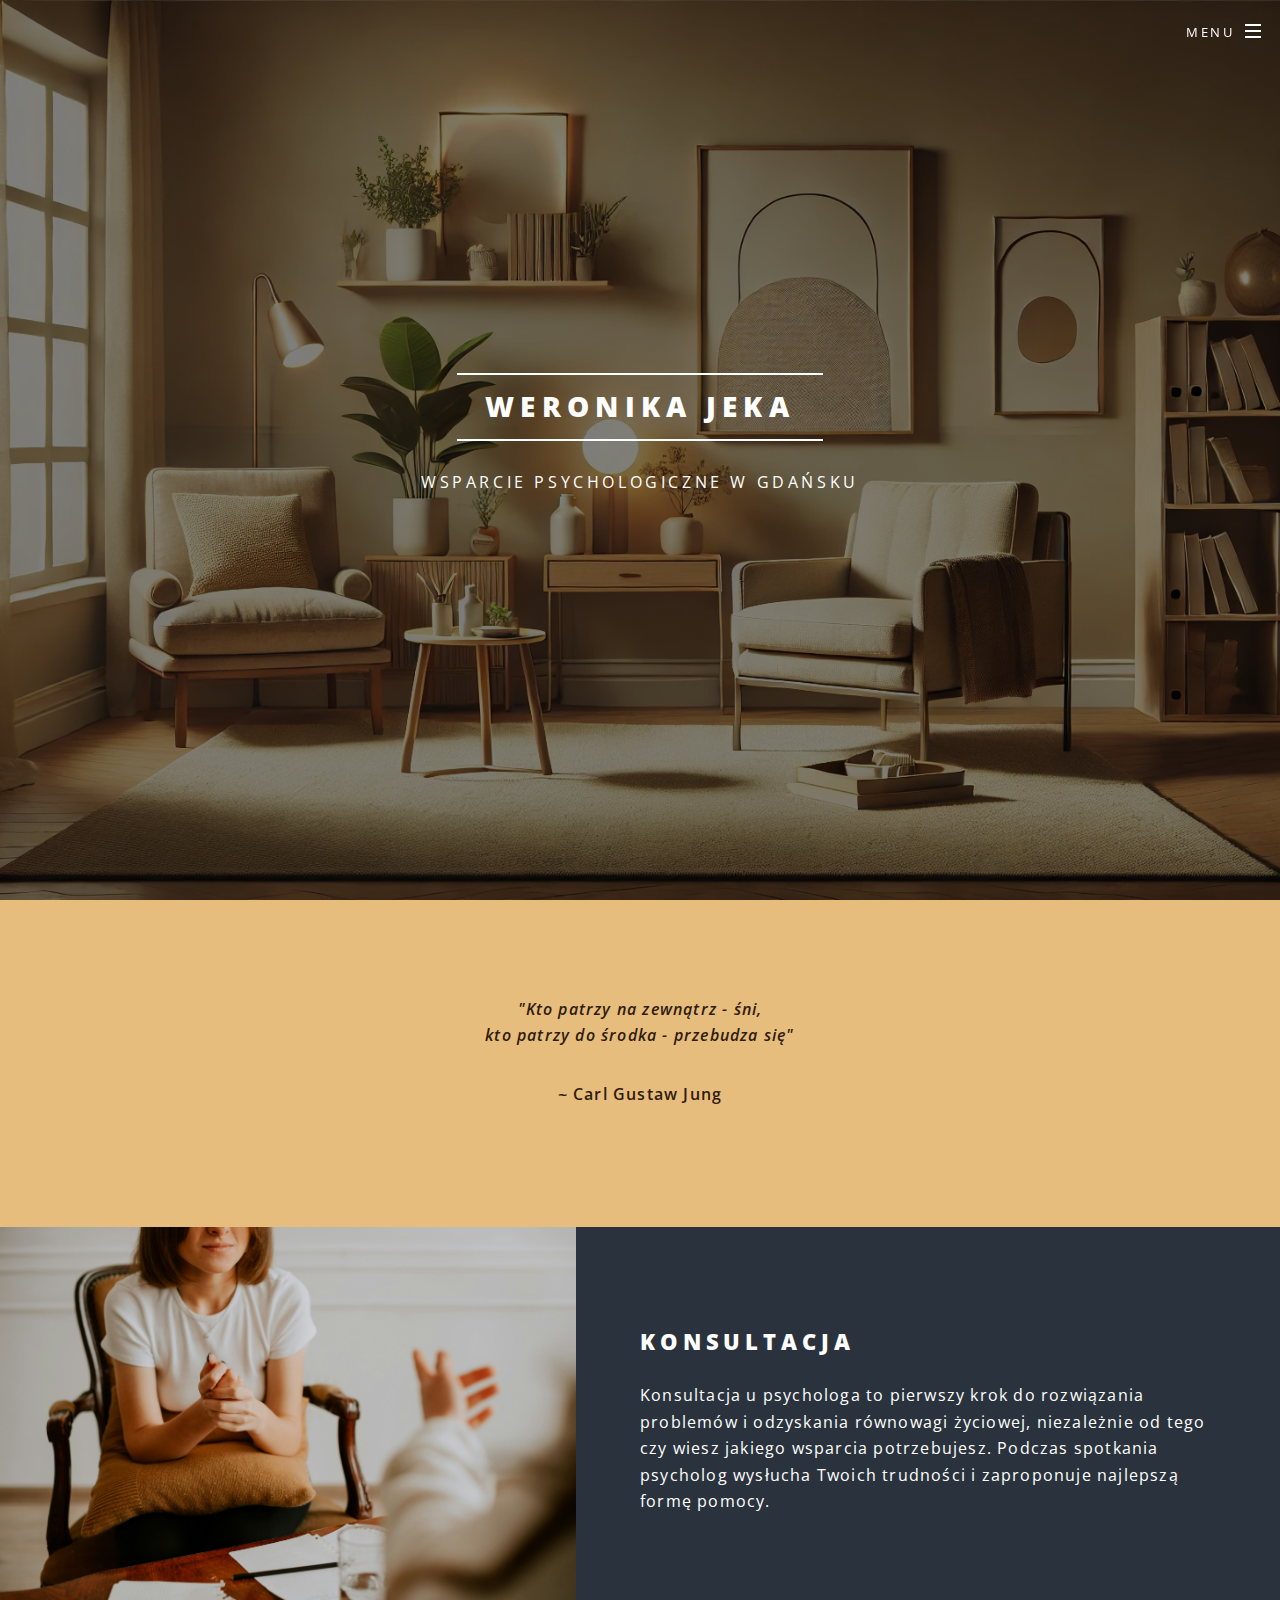
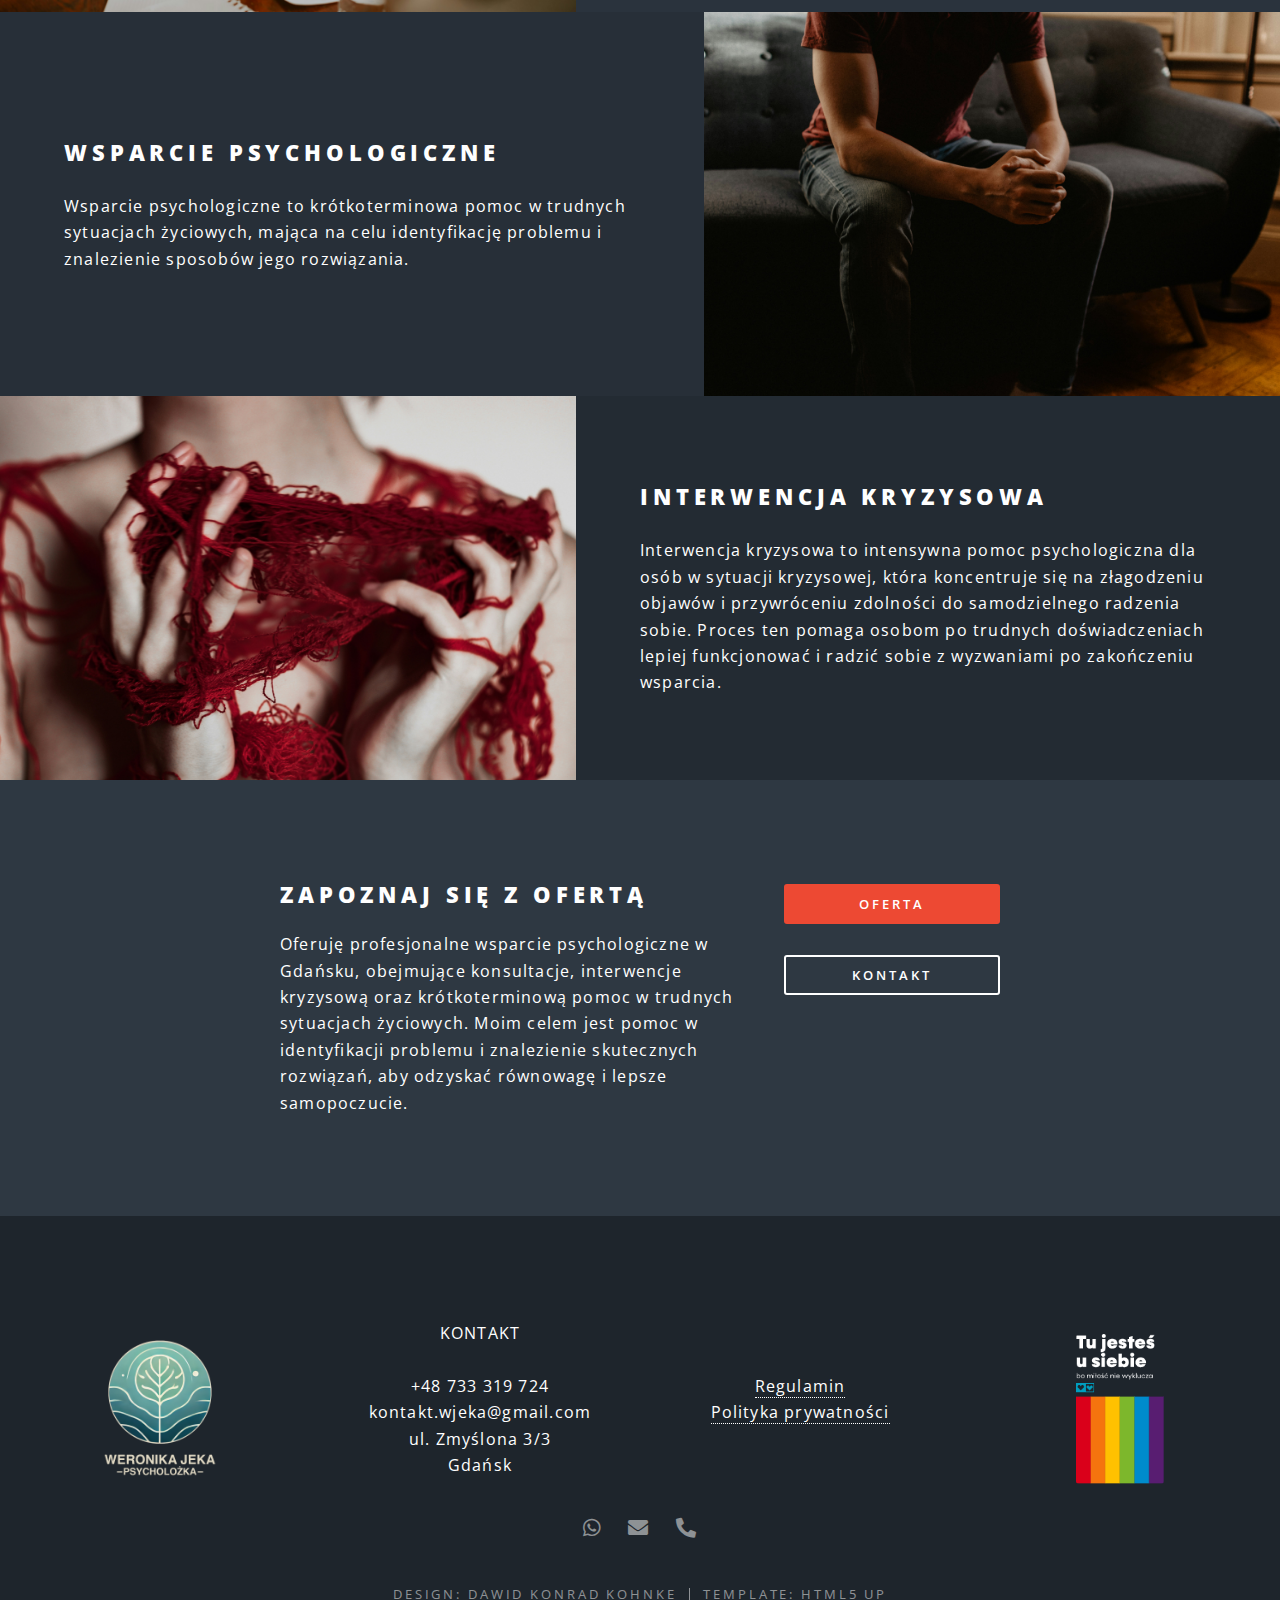
<file: index.html>
<!DOCTYPE HTML>
<!--
	Spectral by HTML5 UP
	html5up.net | @ajlkn
	Free for personal and commercial use under the CCA 3.0 license (html5up.net/license)
-->
<html>
	<head>
		<title>Weronika Jeka</title>
		<link rel="icon" type="image/x-icon" href="/images/favicon.png">
		<meta charset="utf-8" />
		<meta name="viewport" content="width=device-width, initial-scale=1, user-scalable=no" />
		<link rel="stylesheet" href="assets/css/main.css" />
		<noscript><link rel="stylesheet" href="assets/css/noscript.css" /></noscript>
	</head>
	<body class="landing is-preload">

		<!-- Page Wrapper -->
			<div id="page-wrapper">

				<!-- Header -->
					<header id="header" class="alt">
						<h1><a href="./">WERONIKA JEKA</h1>
						<nav id="nav">
							<ul>
								<li class="special">
									<a href="#menu" class="menuToggle"><span>Menu</span></a>
									<div id="menu">
										<ul>
											<li><b><a href="./">HOME</a></b></li>
											<li><a href="o_mnie.html">O MNIE</a></li>
											<li><a href="oferta.html">OFERTA</a></li>
											<li><a href="kontakt.html">KONTAKT</a></li>
										</ul>
									</div>
								</li>
							</ul>
						</nav>
					</header>

				<!-- Banner -->
					<section id="banner">
						<div class="inner">
							<h2> WERONIKA JEKA</h2>
							<p>Wsparcie psychologiczne w gdańsku<br />
					</section>

				<!-- One -->
					<section id="one" class="wrapper style1 special">
						<div class="inner">
							<header class="major">
								<b>
								<p><i>"Kto patrzy na zewnątrz - śni,<br> kto patrzy do środka - przebudza się"</i></p>
								<p>~ Carl Gustaw Jung</p>
								</b>
							</header>
						</div>
					</section>

				<!-- Two -->
					<section id="two" class="wrapper alt style2">
						<section class="spotlight">
							<div class="image"><img src="images/consultation.jpg" alt="" /></div><div class="content">
								<h2>KONSULTACJA</h2>
								<p>Konsultacja u psychologa to pierwszy krok do rozwiązania problemów i odzyskania równowagi życiowej, niezależnie od tego czy wiesz jakiego wsparcia potrzebujesz. Podczas spotkania psycholog wysłucha Twoich trudności i zaproponuje najlepszą formę pomocy.</p>
							</div>
						</section>
						<section class="spotlight">
							<div class="image"><img src="images/therapy.jpg" alt="" /></div><div class="content">
								<h2>WSPARCIE PSYCHOLOGICZNE</h2>
								<p>Wsparcie psychologiczne to krótkoterminowa pomoc w trudnych sytuacjach życiowych, mająca na celu identyfikację problemu i znalezienie sposobów jego rozwiązania.</p>
							</div>
						</section>
						<section class="spotlight">
							<div class="image"><img src="images/hand_wool.jpg" alt="" /></div><div class="content">
								<h2>INTERWENCJA KRYZYSOWA</h2>
								<p>Interwencja kryzysowa to intensywna pomoc psychologiczna dla osób w sytuacji kryzysowej, która koncentruje się na złagodzeniu objawów i przywróceniu zdolności do samodzielnego radzenia sobie. Proces ten pomaga osobom po trudnych doświadczeniach lepiej funkcjonować i radzić sobie z wyzwaniami po zakończeniu wsparcia.</p>
							</div>
						</section>
					</section>

				<!-- CTA -->
					<section id="cta" class="wrapper style4">
						<div class="inner">
							<header>
								<h2>ZAPOZNAJ SIĘ Z OFERTĄ</h2>
								<p>Oferuję profesjonalne wsparcie psychologiczne w Gdańsku, obejmujące konsultacje, interwencje kryzysową oraz krótkoterminową pomoc w trudnych sytuacjach życiowych. Moim celem jest pomoc w identyfikacji problemu i znalezienie skutecznych rozwiązań, aby odzyskać równowagę i lepsze samopoczucie.</p>
							</header>
							<ul class="actions stacked">
								<li><a href="./oferta.html" class="button fit primary">Oferta</a></li>
								<li><a href="./kontakt.html" class="button fit">Kontakt</a></li>
							</ul>
						</div>
					</section>

				<!-- Footer -->
					<footer id="footer">
						<ul class="info">
							<li><div class="image"><img src="images/logo_with_signature_long_alt.png" height=150 ="" /></div></li>
							<li><div class="align-center">KONTAKT</div>
								<br>+48 733 319 724<br>kontakt.wjeka@gmail.com<br>ul. Zmyślona 3/3<br>Gdańsk<br><br></li>
							<li><a href="polityka_prywatnosci_i_regulamin.html#regulamin">Regulamin</a><br><a href="polityka_prywatnosci_i_regulamin.html#polityka_prywatnosci">Polityka prywatności</a><br><br></li>
							<li><div class="image"><img src="images/jestes-u-siebie.png" height=150 ="" /></div></li>
						</ul>
						<ul class="icons">
							<li><a href="https://wa.me/48733319724" class="icon brands fa-whatsapp"><span class="label">Whatsapp</span></a></li>
							<li><a href="mailto:kontakt.wjeka@gmail.com?subject=Zapytnie dotyczące oferty" class="icon solid fa-envelope"><span class="label">Email</span></a></li>
							<li><a href="tel:+48 733 319 724" class="icon solid fa-phone-alt"><span class="label">Phone</span></a></li>
						</ul>
						<ul class="copyright">
							<li>Design: <a href="https://github.com/anytokin">Dawid Konrad Kohnke</a></li><li>Template: <a href="http://html5up.net">HTML5 UP</a></li>
						</ul>
					</footer>
				</div>

		<!-- Scripts -->
			<script src="assets/js/jquery.min.js"></script>
			<script src="assets/js/jquery.scrollex.min.js"></script>
			<script src="assets/js/jquery.scrolly.min.js"></script>
			<script src="assets/js/browser.min.js"></script>
			<script src="assets/js/breakpoints.min.js"></script>
			<script src="assets/js/util.js"></script>
			<script src="assets/js/main.js"></script>

	</body>
</html>
</file>
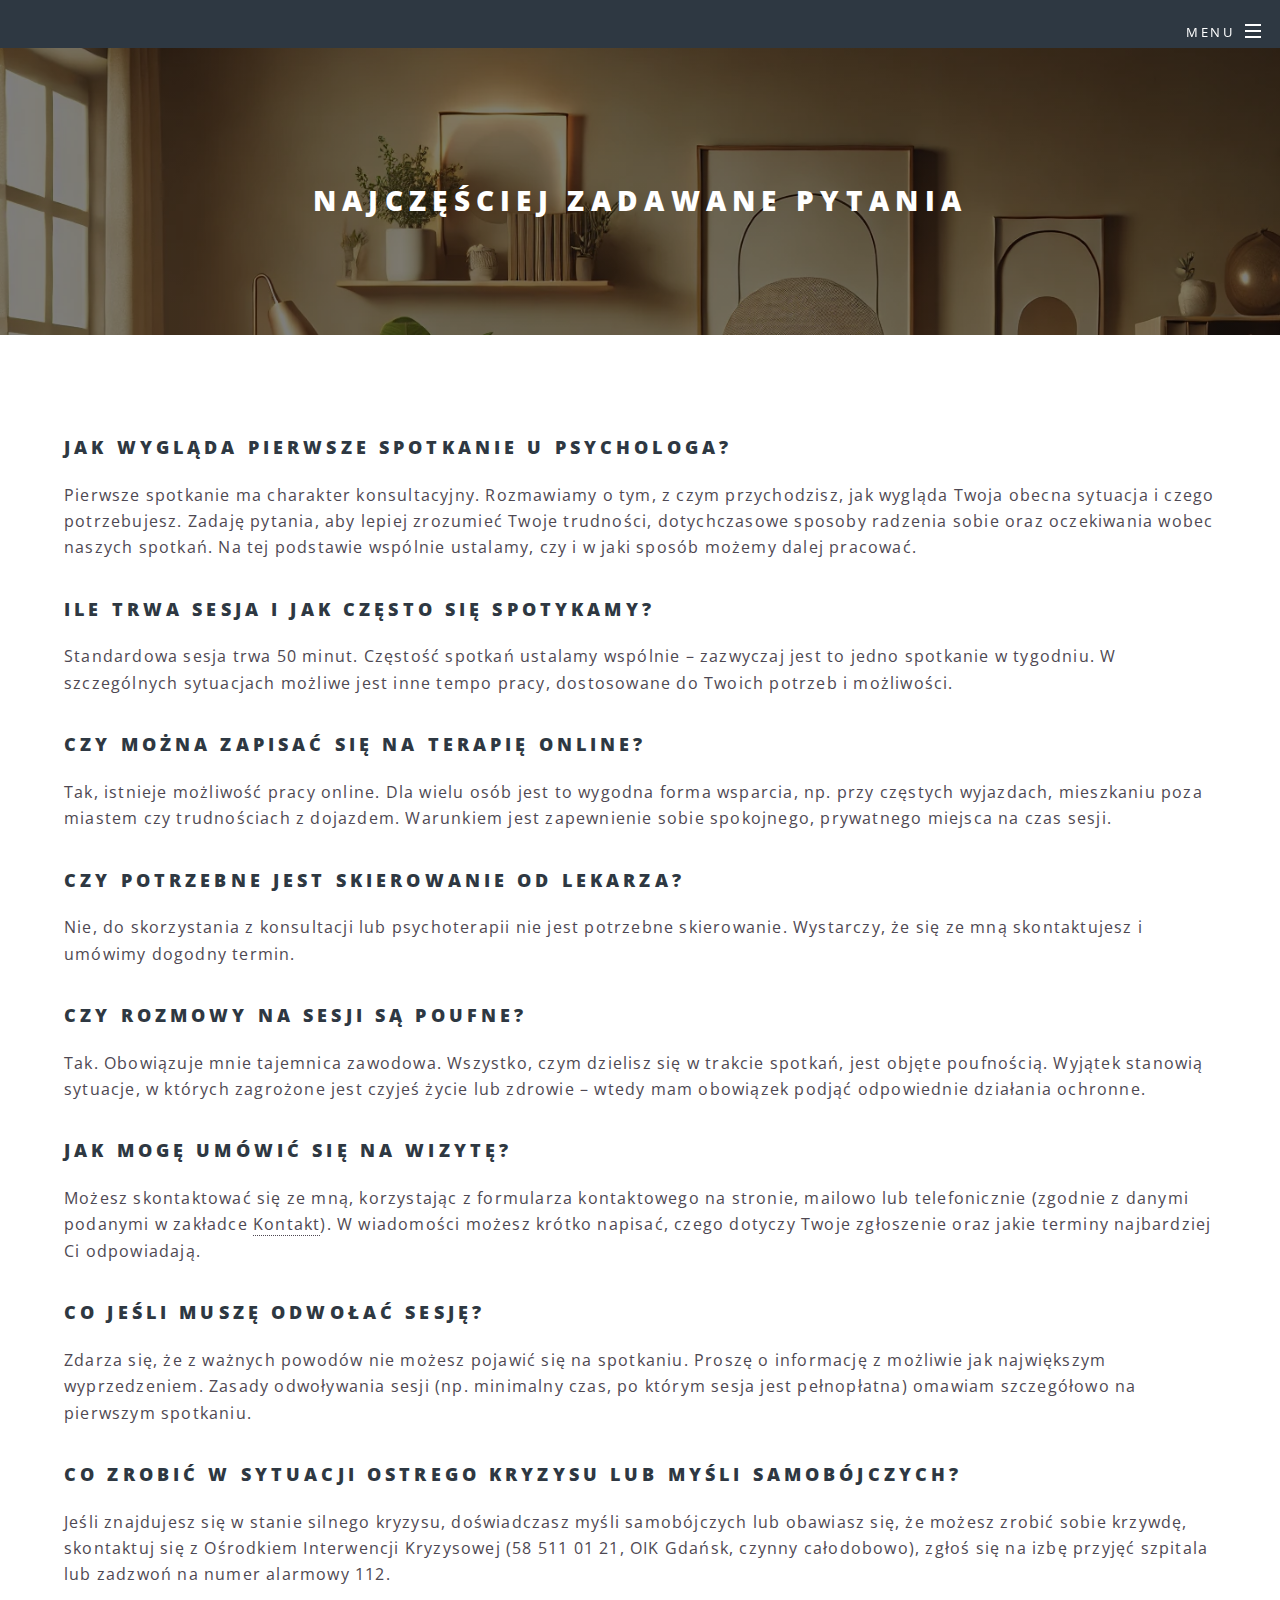
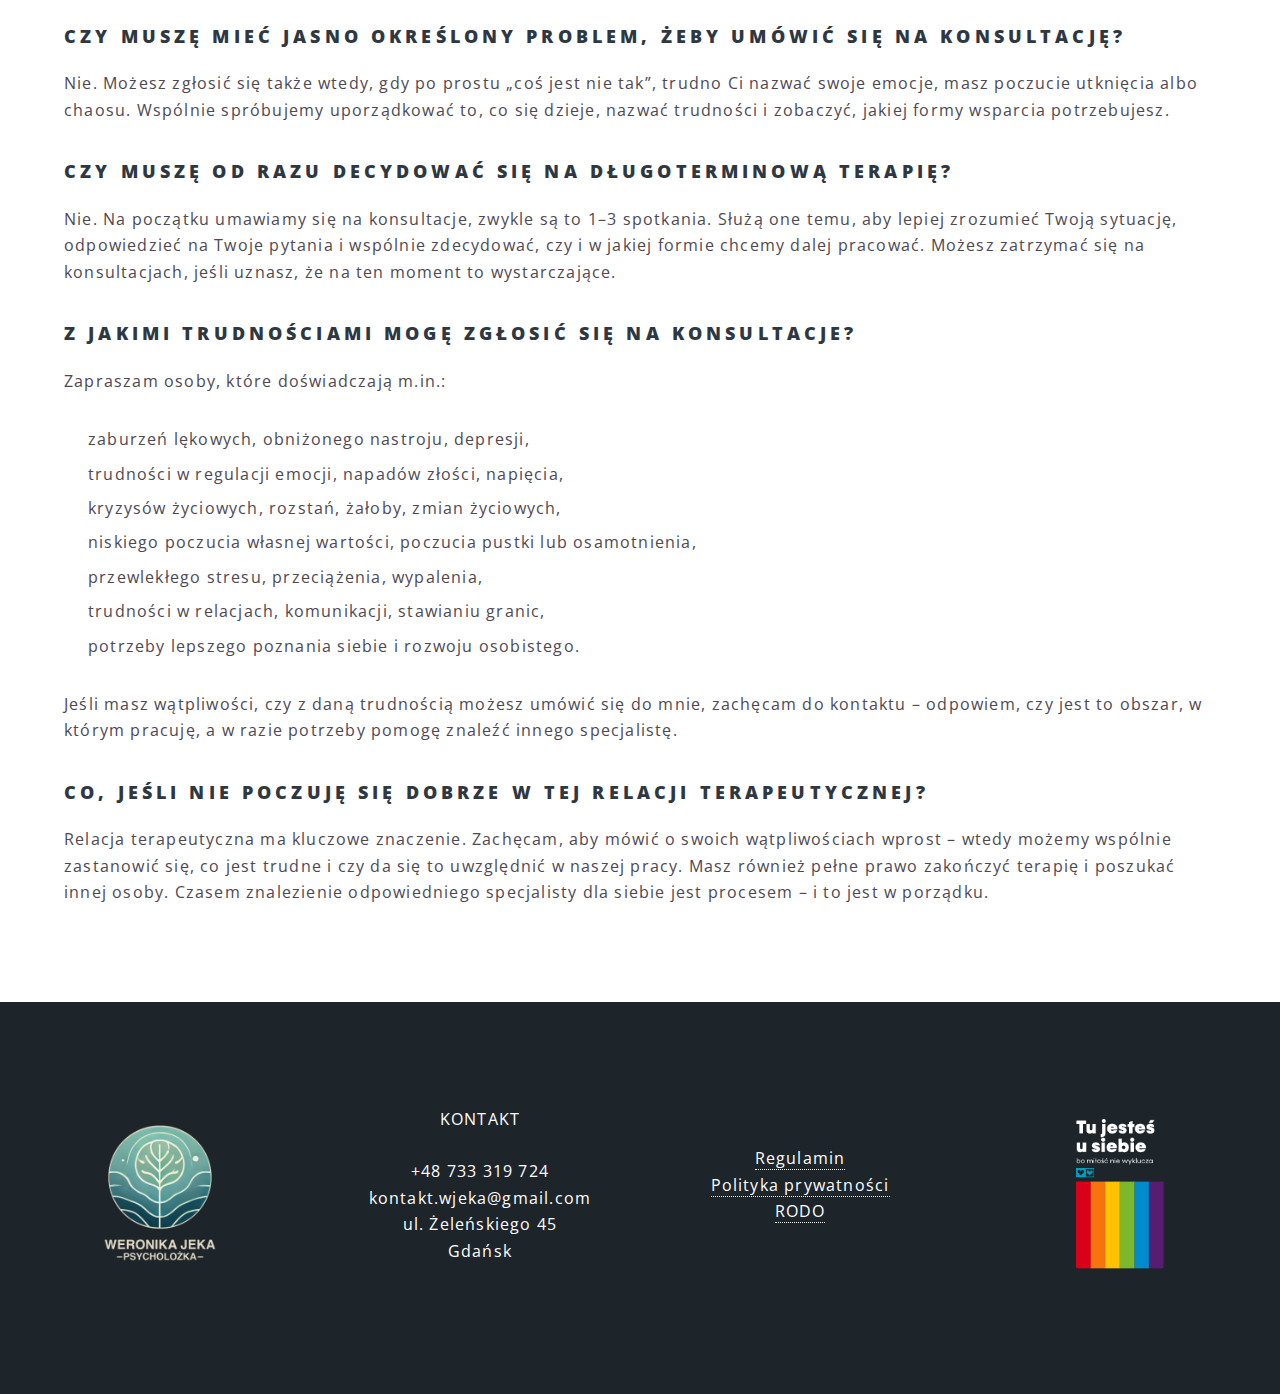
<file: faq.html>
<!DOCTYPE HTML>
<!--
    Spectral by HTML5 UP
    html5up.net | @ajlkn
    Free for personal and commercial use under the CCA 3.0 license (html5up.net/license)
-->
<html>
    <head>
        <title>Weronika Jeka – Najczęściej zadawane pytania</title>
        <link rel="icon" type="image/x-icon" href="/images/favicon.png">
        <meta charset="utf-8" />
        <meta name="viewport" content="width=device-width, initial-scale=1, user-scalable=no" />
        <link rel="stylesheet" href="assets/css/main.css" />
        <noscript><link rel="stylesheet" href="assets/css/noscript.css" /></noscript>
    </head>
    <body class="is-preload">

        <!-- Page Wrapper -->
            <div id="page-wrapper">

                <!-- Header -->
                    <script src="js/header.js"></script>

                <!-- Main -->
                    <article id="main">
                        <header>
                            <h2>Najczęściej zadawane pytania</h2>
                        </header>
                        <section class="wrapper style5">
                            <div class="inner">

                                <h3>Jak wygląda pierwsze spotkanie u psychologa?</h3>
                                <p>
                                    Pierwsze spotkanie ma charakter konsultacyjny. Rozmawiamy o tym, z czym przychodzisz,
                                    jak wygląda Twoja obecna sytuacja i czego potrzebujesz. Zadaję pytania, aby lepiej
                                    zrozumieć Twoje trudności, dotychczasowe sposoby radzenia sobie oraz oczekiwania wobec
                                    naszych spotkań. Na tej podstawie wspólnie ustalamy, czy i w jaki sposób możemy dalej
                                    pracować.
                                </p>

                                <h3>Ile trwa sesja i jak często się spotykamy?</h3>
                                <p>
                                    Standardowa sesja trwa 50 minut. Częstość spotkań ustalamy wspólnie – zazwyczaj jest to
                                    jedno spotkanie w tygodniu. W szczególnych sytuacjach możliwe jest inne tempo pracy,
                                    dostosowane do Twoich potrzeb i możliwości.
                                </p>

                                <h3>Czy można zapisać się na terapię online?</h3>
                                <p>
                                    Tak, istnieje możliwość pracy online. Dla wielu osób jest to wygodna forma wsparcia,
                                    np. przy częstych wyjazdach, mieszkaniu poza miastem czy trudnościach z dojazdem.
                                    Warunkiem jest zapewnienie sobie spokojnego, prywatnego miejsca na czas sesji.
                                </p>

                                <h3>Czy potrzebne jest skierowanie od lekarza?</h3>
                                <p>
                                    Nie, do skorzystania z konsultacji lub psychoterapii nie jest potrzebne skierowanie.
                                    Wystarczy, że się ze mną skontaktujesz i umówimy dogodny termin.
                                </p>

                                <h3>Czy rozmowy na sesji są poufne?</h3>
                                <p>
                                    Tak. Obowiązuje mnie tajemnica zawodowa. Wszystko, czym dzielisz się w trakcie spotkań,
                                    jest objęte poufnością. Wyjątek stanowią sytuacje, w których zagrożone jest czyjeś życie
                                    lub zdrowie – wtedy mam obowiązek podjąć odpowiednie działania ochronne.
                                </p>

                                <h3>Jak mogę umówić się na wizytę?</h3>
                                <p>
                                    Możesz skontaktować się ze mną, korzystając z formularza kontaktowego na stronie,
                                    mailowo lub telefonicznie (zgodnie z danymi podanymi w zakładce
                                    <a href="kontakt.html">Kontakt</a>). W wiadomości możesz krótko napisać,
                                    czego dotyczy Twoje zgłoszenie oraz jakie terminy najbardziej Ci odpowiadają.
                                </p>

                                <h3>Co jeśli muszę odwołać sesję?</h3>
                                <p>
                                    Zdarza się, że z ważnych powodów nie możesz pojawić się na spotkaniu. Proszę o informację
                                    z możliwie jak największym wyprzedzeniem. Zasady odwoływania sesji (np. minimalny czas,
                                    po którym sesja jest pełnopłatna) omawiam szczegółowo na pierwszym spotkaniu.
                                </p>

                                <h3>Co zrobić w sytuacji ostrego kryzysu lub myśli samobójczych?</h3>
                                <p>
                                    Jeśli znajdujesz się w stanie silnego kryzysu, doświadczasz myśli samobójczych lub
                                    obawiasz się, że możesz zrobić sobie krzywdę, skontaktuj się z Ośrodkiem Interwencji
                                    Kryzysowej (58 511 01 21, OIK Gdańsk, czynny całodobowo), zgłoś się na izbę przyjęć
                                    szpitala lub zadzwoń na numer alarmowy 112.
                                </p>

                                <h3>Czy muszę mieć jasno określony problem, żeby umówić się na konsultację?</h3>
                                <p>
                                    Nie. Możesz zgłosić się także wtedy, gdy po prostu „coś jest nie tak”, trudno Ci nazwać
                                    swoje emocje, masz poczucie utknięcia albo chaosu. Wspólnie spróbujemy uporządkować to,
                                    co się dzieje, nazwać trudności i zobaczyć, jakiej formy wsparcia potrzebujesz.
                                </p>

                                <h3>Czy muszę od razu decydować się na długoterminową terapię?</h3>
                                <p>
                                    Nie. Na początku umawiamy się na konsultacje, zwykle są to 1–3 spotkania. Służą one temu,
                                    aby lepiej zrozumieć Twoją sytuację, odpowiedzieć na Twoje pytania i wspólnie zdecydować,
                                    czy i w jakiej formie chcemy dalej pracować. Możesz zatrzymać się na konsultacjach,
                                    jeśli uznasz, że na ten moment to wystarczające.
                                </p>

                                <h3>Z jakimi trudnościami mogę zgłosić się na konsultacje?</h3>
                                <p>Zapraszam osoby, które doświadczają m.in.:</p>
                                <ul>
                                    <li>zaburzeń lękowych, obniżonego nastroju, depresji,</li>
                                    <li>trudności w regulacji emocji, napadów złości, napięcia,</li>
                                    <li>kryzysów życiowych, rozstań, żałoby, zmian życiowych,</li>
                                    <li>niskiego poczucia własnej wartości, poczucia pustki lub osamotnienia,</li>
                                    <li>przewlekłego stresu, przeciążenia, wypalenia,</li>
                                    <li>trudności w relacjach, komunikacji, stawianiu granic,</li>
                                    <li>potrzeby lepszego poznania siebie i rozwoju osobistego.</li>
                                </ul>
                                <p>
                                    Jeśli masz wątpliwości, czy z daną trudnością możesz umówić się do mnie,
                                    zachęcam do kontaktu – odpowiem, czy jest to obszar, w którym pracuję, a w razie
                                    potrzeby pomogę znaleźć innego specjalistę.
                                </p>

                                <h3>Co, jeśli nie poczuję się dobrze w tej relacji terapeutycznej?</h3>
                                <p>
                                    Relacja terapeutyczna ma kluczowe znaczenie. Zachęcam, aby mówić o swoich wątpliwościach
                                    wprost – wtedy możemy wspólnie zastanowić się, co jest trudne i czy da się to
                                    uwzględnić w naszej pracy. Masz również pełne prawo zakończyć terapię i poszukać innej
                                    osoby. Czasem znalezienie odpowiedniego specjalisty dla siebie jest procesem –
                                    i to jest w porządku.
                                </p>

                            </div>
                        </section>
                    </article>

                <!-- Footer -->
                    <footer id="footer">
                        <ul class="info">
                            <li>
                                <div class="image">
                                    <img src="images/logo_with_signature_long_alt.png" height="150" alt="Logo Weronika Jeka" />
                                </div>
                            </li>
                            <li>
                                <div class="align-center">KONTAKT</div>
                                <br>
                                +48 733 319 724<br>
                                kontakt.wjeka@gmail.com<br>
                                ul. Żeleńskiego 45<br>
                                Gdańsk<br><br>
                            </li>
                            <li>
                                <a href="polityka_prywatnosci_i_regulamin.html#regulamin">Regulamin</a><br>
                                <a href="polityka_prywatnosci_i_regulamin.html#polityka_prywatnosci">Polityka prywatności</a><br>
                                <a href="assets/pdfs/RODO.pdf">RODO</a><br><br>
                            </li>
                            <li>
                                <div class="image">
                                    <img src="images/jestes-u-siebie.png" height="150" alt="Jesteś u siebie" />
                                </div>
                            </li>
                        </ul>

                        <ul class="icons">
                            <!-- Uzupełnij ikonami społecznościowymi tak jak na innych podstronach -->
                        </ul>
                    </footer>

            </div>

        <!-- Scripts -->
            <script src="assets/js/jquery.min.js"></script>
            <script src="assets/js/jquery.scrollex.min.js"></script>
            <script src="assets/js/jquery.scrolly.min.js"></script>
            <script src="assets/js/browser.min.js"></script>
            <script src="assets/js/breakpoints.min.js"></script>
            <script src="assets/js/util.js"></script>
            <script src="assets/js/main.js"></script>

    </body>
</html>
</file>
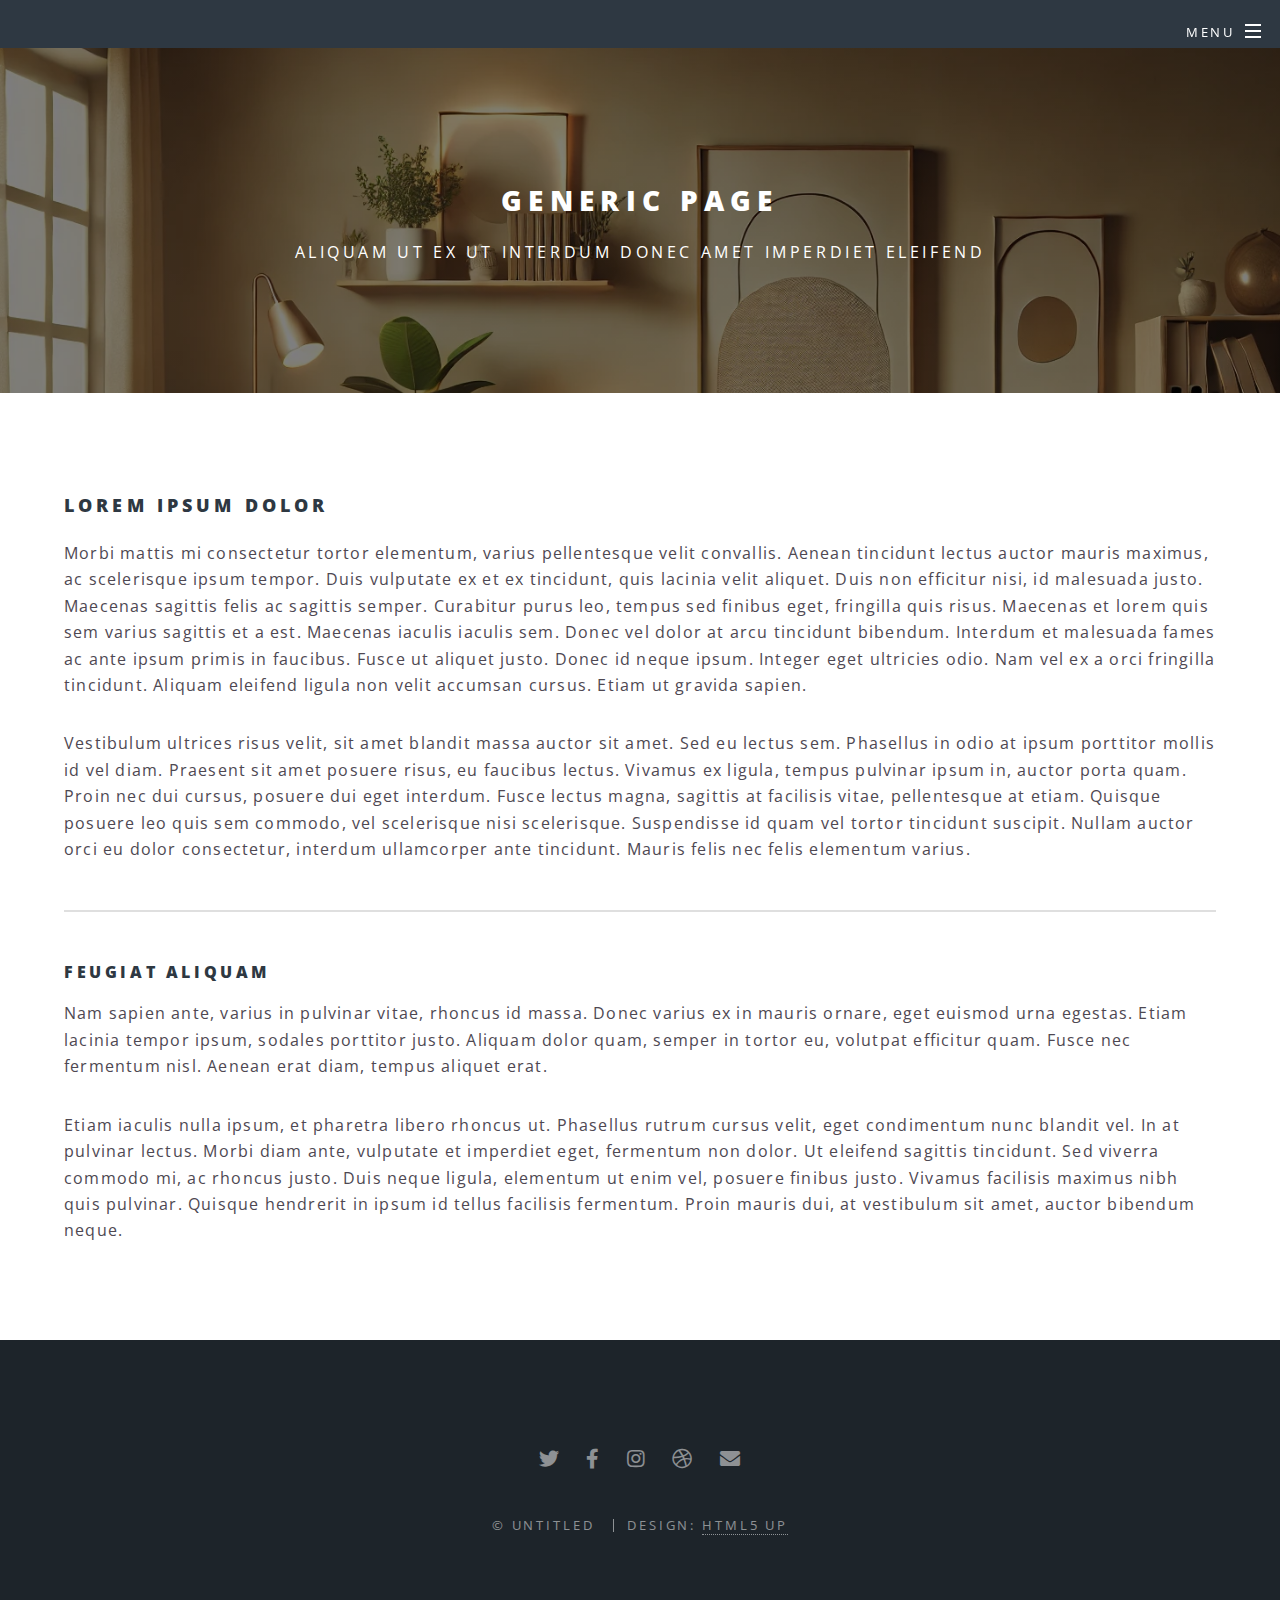
<file: generic.html>
<!DOCTYPE html>
<!--
	Spectral by HTML5 UP
	html5up.net | @ajlkn
	Free for personal and commercial use under the CCA 3.0 license (html5up.net/license)
-->
<html>
  <head>
    <title>Generic - Spectral by HTML5 UP</title>
    <meta charset="utf-8" />
    <meta
      name="viewport"
      content="width=device-width, initial-scale=1, user-scalable=no"
    />
    <link rel="stylesheet" href="assets/css/main.css" />
    <noscript
      ><link rel="stylesheet" href="assets/css/noscript.css"
    /></noscript>
  </head>
  <body class="is-preload">
    <!-- Page Wrapper -->
    <div id="page-wrapper">
      <!-- Header -->
      <header id="header" class="alt">
        <h1><a href="./">Spectral</a></h1>
        <nav id="nav">
          <ul>
            <li class="special">
              <a href="#menu" class="menuToggle"><span>Menu</span></a>
              <div id="menu">
                <ul>
                  <li><a href="./">HOME</a></li>
                  <li><a href="o_mnie.html">O MNIE</a></li>
                  <li><a href="oferta.html">OFERTA</a></li>
                  <li><a href="kontakt.html">KONTAKT</a></li>
                </ul>
              </div>
            </li>
          </ul>
        </nav>
      </header>

      <!-- Main -->
      <article id="main">
        <header>
          <h2>Generic Page</h2>
          <p>Aliquam ut ex ut interdum donec amet imperdiet eleifend</p>
        </header>
        <section class="wrapper style5">
          <div class="inner">
            <h3>Lorem ipsum dolor</h3>
            <p>
              Morbi mattis mi consectetur tortor elementum, varius pellentesque
              velit convallis. Aenean tincidunt lectus auctor mauris maximus, ac
              scelerisque ipsum tempor. Duis vulputate ex et ex tincidunt, quis
              lacinia velit aliquet. Duis non efficitur nisi, id malesuada
              justo. Maecenas sagittis felis ac sagittis semper. Curabitur purus
              leo, tempus sed finibus eget, fringilla quis risus. Maecenas et
              lorem quis sem varius sagittis et a est. Maecenas iaculis iaculis
              sem. Donec vel dolor at arcu tincidunt bibendum. Interdum et
              malesuada fames ac ante ipsum primis in faucibus. Fusce ut aliquet
              justo. Donec id neque ipsum. Integer eget ultricies odio. Nam vel
              ex a orci fringilla tincidunt. Aliquam eleifend ligula non velit
              accumsan cursus. Etiam ut gravida sapien.
            </p>

            <p>
              Vestibulum ultrices risus velit, sit amet blandit massa auctor sit
              amet. Sed eu lectus sem. Phasellus in odio at ipsum porttitor
              mollis id vel diam. Praesent sit amet posuere risus, eu faucibus
              lectus. Vivamus ex ligula, tempus pulvinar ipsum in, auctor porta
              quam. Proin nec dui cursus, posuere dui eget interdum. Fusce
              lectus magna, sagittis at facilisis vitae, pellentesque at etiam.
              Quisque posuere leo quis sem commodo, vel scelerisque nisi
              scelerisque. Suspendisse id quam vel tortor tincidunt suscipit.
              Nullam auctor orci eu dolor consectetur, interdum ullamcorper ante
              tincidunt. Mauris felis nec felis elementum varius.
            </p>

            <hr />

            <h4>Feugiat aliquam</h4>
            <p>
              Nam sapien ante, varius in pulvinar vitae, rhoncus id massa. Donec
              varius ex in mauris ornare, eget euismod urna egestas. Etiam
              lacinia tempor ipsum, sodales porttitor justo. Aliquam dolor quam,
              semper in tortor eu, volutpat efficitur quam. Fusce nec fermentum
              nisl. Aenean erat diam, tempus aliquet erat.
            </p>

            <p>
              Etiam iaculis nulla ipsum, et pharetra libero rhoncus ut.
              Phasellus rutrum cursus velit, eget condimentum nunc blandit vel.
              In at pulvinar lectus. Morbi diam ante, vulputate et imperdiet
              eget, fermentum non dolor. Ut eleifend sagittis tincidunt. Sed
              viverra commodo mi, ac rhoncus justo. Duis neque ligula, elementum
              ut enim vel, posuere finibus justo. Vivamus facilisis maximus nibh
              quis pulvinar. Quisque hendrerit in ipsum id tellus facilisis
              fermentum. Proin mauris dui, at vestibulum sit amet, auctor
              bibendum neque.
            </p>
          </div>
        </section>
      </article>

      <!-- Footer -->
      <footer id="footer">
        <ul class="icons">
          <li>
            <a href="#" class="icon brands fa-twitter"
              ><span class="label">Twitter</span></a
            >
          </li>
          <li>
            <a href="#" class="icon brands fa-facebook-f"
              ><span class="label">Facebook</span></a
            >
          </li>
          <li>
            <a href="#" class="icon brands fa-instagram"
              ><span class="label">Instagram</span></a
            >
          </li>
          <li>
            <a href="#" class="icon brands fa-dribbble"
              ><span class="label">Dribbble</span></a
            >
          </li>
          <li>
            <a href="#" class="icon solid fa-envelope"
              ><span class="label">Email</span></a
            >
          </li>
        </ul>
        <ul class="copyright">
          <li>&copy; Untitled</li>
          <li>Design: <a href="http://html5up.net">HTML5 UP</a></li>
        </ul>
      </footer>
    </div>

    <!-- Scripts -->
    <script src="assets/js/jquery.min.js"></script>
    <script src="assets/js/jquery.scrollex.min.js"></script>
    <script src="assets/js/jquery.scrolly.min.js"></script>
    <script src="assets/js/browser.min.js"></script>
    <script src="assets/js/breakpoints.min.js"></script>
    <script src="assets/js/util.js"></script>
    <script src="assets/js/main.js"></script>
  </body>
</html>
</file>
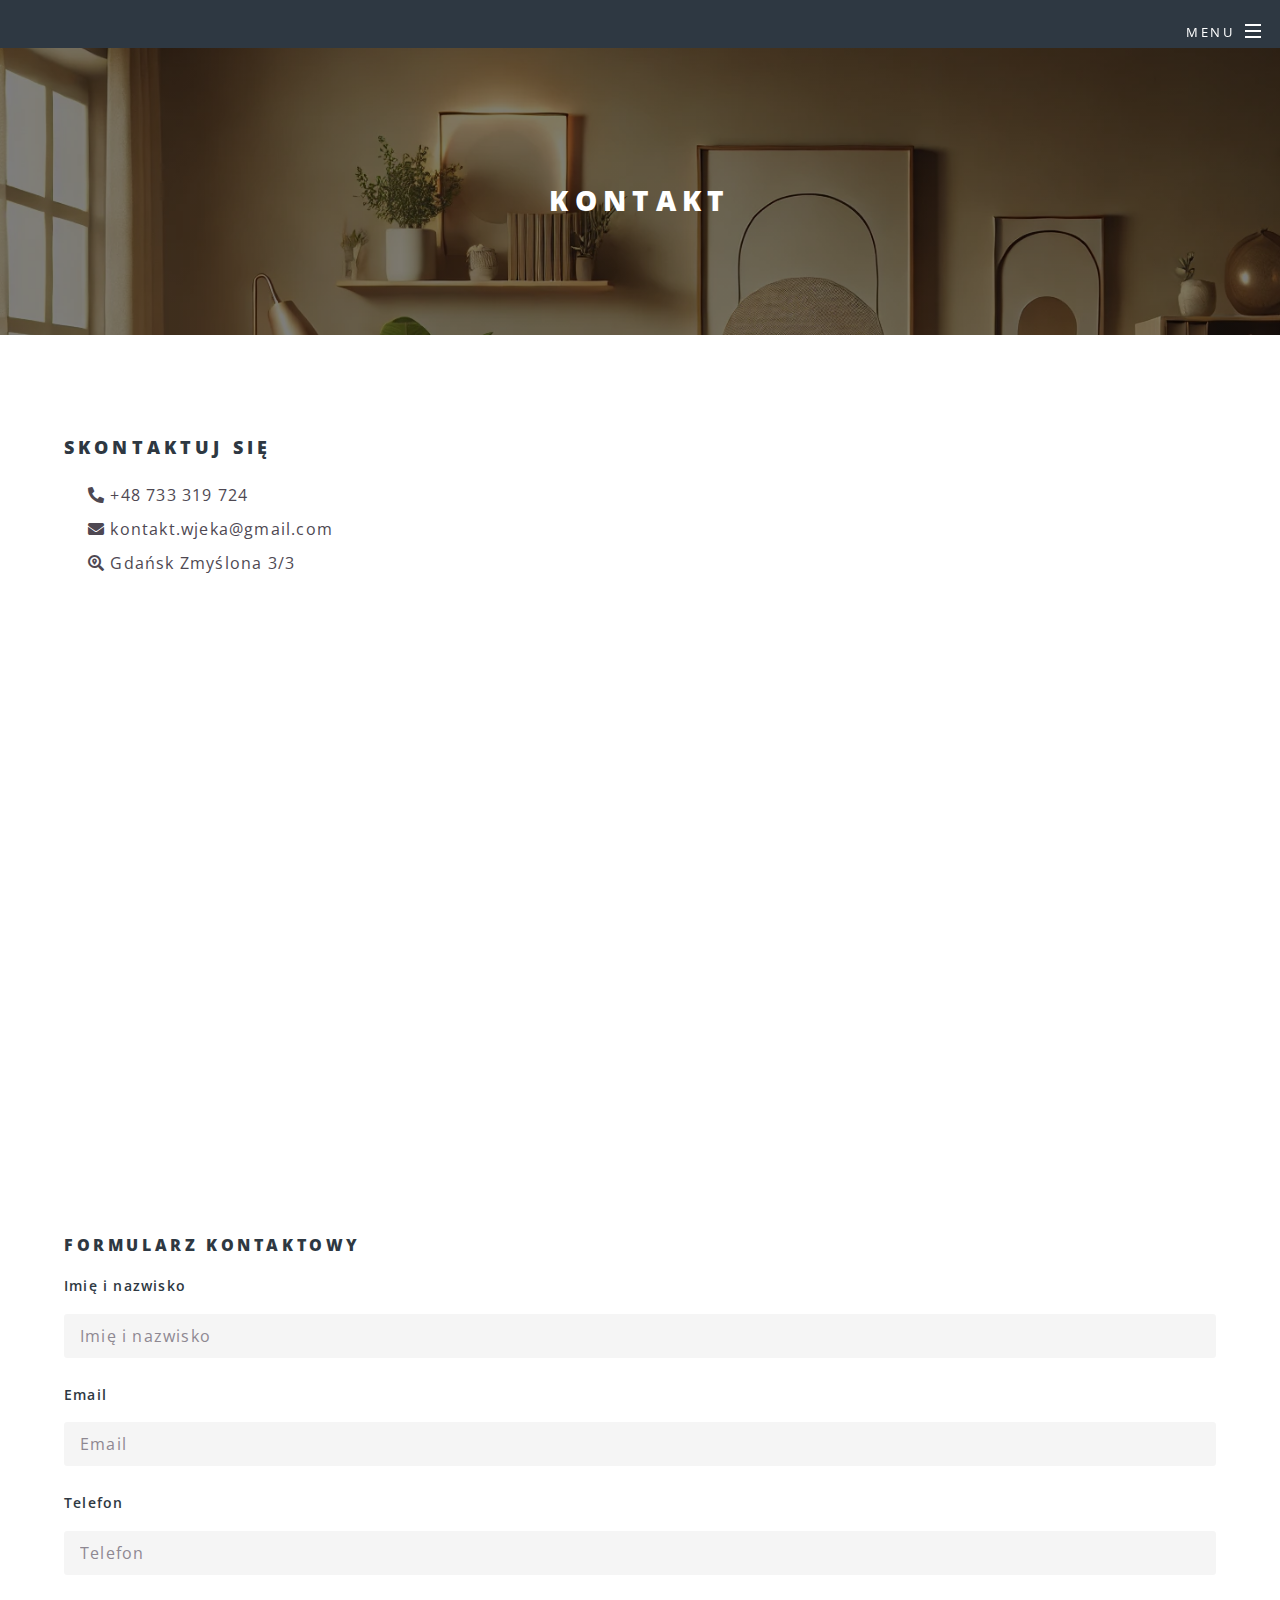
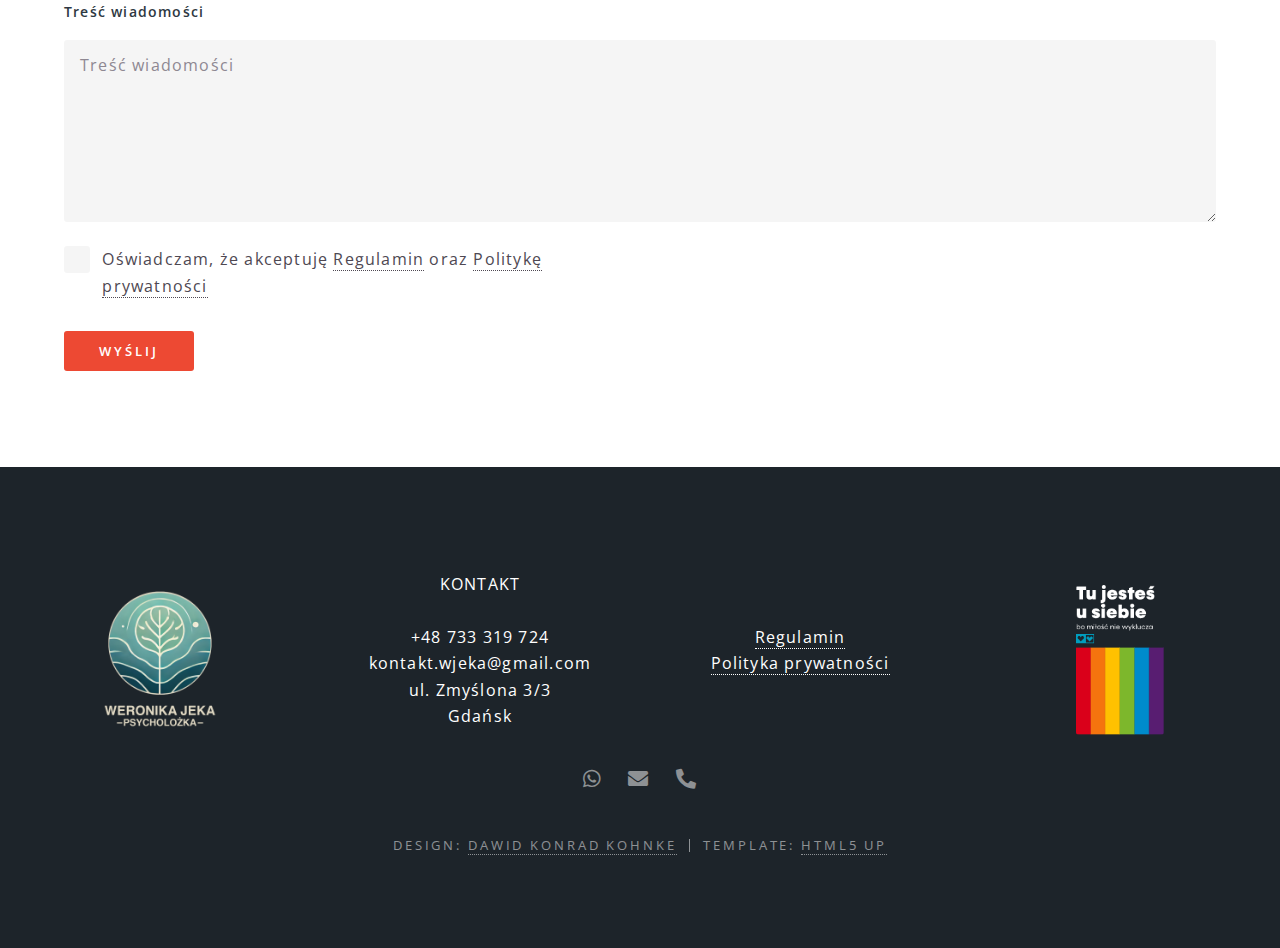
<file: kontakt.html>
<!DOCTYPE HTML>
<!--
	Spectral by HTML5 UP
	html5up.net | @ajlkn
	Free for personal and commercial use under the CCA 3.0 license (html5up.net/license)
-->
<html>
	<head>
		<title>Weronika Jeka</title>
		<link rel="icon" type="image/x-icon" href="/images/favicon.png">
		<meta charset="utf-8" />
		<meta name="viewport" content="width=device-width, initial-scale=1, user-scalable=no" />
		<link rel="stylesheet" href="assets/css/main.css" />
		<noscript><link rel="stylesheet" href="assets/css/noscript.css" /></noscript>
	</head>
	<body class="is-preload">

		<!-- Page Wrapper -->
			<div id="page-wrapper">

			<!-- Header -->
				<header id="header" class="alt">
					<h1><a href="./">WERONIKA JEKA</h1>
					<nav id="nav">
						<ul>
							<li class="special">
								<a href="#menu" class="menuToggle"><span>Menu</span></a>
								<div id="menu">
									<ul>
										<li><a href="./">HOME</a></li>
										<li><a href="o_mnie.html">O MNIE</a></li>
										<li><a href="oferta.html">OFERTA</a></li>
										<li><b><a href="kontakt.html">Kontakt</a></b></li>
									</ul>
								</div>
							</li>
						</ul>
					</nav>
				</header>

				<!-- Main -->
					<article id="main">
						<header>
							<h2>Kontakt</h2>
						</header>
						<section class="wrapper style5">
							<div class="inner">
								<h3>Skontaktuj się</h3>
								<section>
									<ul>
										<li><a href="tel:+48 733 319 724" class="icon solid fa-phone-alt"><span class="label">Phone</span> +48 733 319 724</a></li>
										<li><a href="mailto:kontakt.wjeka@gmail.com?subject=Zapytnie dotyczące oferty" class="icon solid fa-envelope"><span class="label">Email</span> kontakt.wjeka@gmail.com</a></li>
										<li><a href="https://www.google.com/maps/place/Twarda+18,+80-871+Gda%C5%84sk/@54.375546,18.632447,17z/data=!4m6!3m5!1s0x46fd749fbb2bda07:0xa8da4a0c434052e6!8m2!3d54.375546!4d18.632447!16s%2Fg%2F11csmhf6wk?hl=pl&entry=ttu&g_ep=EgoyMDI0MTAyOS4wIKXMDSoASAFQAw%3D%3D" class="icon solid fa-search-location"><span class="label">Address</span> Gdańsk Zmyślona 3/3</a></li>
									</ul>
								</section>
								<section>
									<div class="google-map">
										<iframe src="https://www.google.com/maps/embed?pb=!1m18!1m12!1m3!1d1161.9746406107856!2d18.63115953922049!3d54.3755459931514!2m3!1f0!2f0!3f0!3m2!1i1024!2i768!4f13.1!3m3!1m2!1s0x46fd749fbb2bda07%3A0xa8da4a0c434052e6!2sTwarda%2018%2C%2080-871%20Gda%C5%84sk!5e0!3m2!1spl!2spl!4v1730505273112!5m2!1spl!2spl" allowfullscreen="" loading="lazy" referrerpolicy="no-referrer-when-downgrade"></iframe>
									</div>
								</section>
								<section>
									<h4>Formularz kontaktowy</h4>
									<form id="fs-frm" name="complaint-form" method="post" action="https://formspree.io/f/xldejyvr">
										<div class="row gtr-uniform">
											
											<!-- Name Field -->
											<div class="col-12">
												<label for="name">Imię i nazwisko</label>
												<input type="text" name="name" id="name" placeholder="Imię i nazwisko" required />
											</div>
											
											<!-- Email Field -->
											<div class="col-12 col-12-xsmall">
												<label for="email">Email</label>
												<input type="email" name="email" id="email" placeholder="Email" required />
											</div>
											
											<!-- Phone Field -->
											<div class="col-12 col-12-xsmall">
												<label for="phone">Telefon</label>
												<input type="tel" name="phone" id="phone" placeholder="Telefon" 
													   pattern="^(\+?\d{1,3}[-.\s]?)?(\(?\d{1,4}\)?[-.\s]?)?(\d{1,4}[-.\s]?){1,4}$" required 
													   title="Please enter a valid phone number" />
											</div>
											
											<!-- Message Field -->
											<div class="col-12">
												<label for="message">Treść wiadomości</label>
												<textarea name="message" id="message" placeholder="Treść wiadomości" rows="6" required></textarea>
											</div>
											
											<!-- Checkbox Field -->
											<div class="col-6 col-12-small">
												<input type="checkbox" id="terms" name="terms" required />
												<label for="terms">Oświadczam, że akceptuję <a href="polityka_prywatnosci_i_regulamin.html#regulamin">Regulamin</a> oraz <a href="polityka_prywatnosci_i_regulamin.html#polityka_prywatnosci">Politykę prywatności</a></label>
											</div>
											
											<!-- Submit Button -->
											<div class="col-12">
												<ul class="actions">
													<li><input type="submit" value="Wyślij" class="primary" /></li>
												</ul>
											</div>
										</div>
									</form>
								</section>
					</article>

				<!-- Footer -->
				<footer id="footer">
					<ul class="info">
						<li><div class="image"><img src="images/logo_with_signature_long_alt.png" height=150 ="" /></div></li>
						<li><div class="align-center">KONTAKT</div>
							<br>+48 733 319 724<br>kontakt.wjeka@gmail.com<br>ul. Zmyślona 3/3<br>Gdańsk<br><br></li>
						<li><a href="polityka_prywatnosci_i_regulamin.html#regulamin">Regulamin</a><br><a href="polityka_prywatnosci_i_regulamin.html#polityka_prywatnosci">Polityka prywatności</a><br><br></li>
						<li><div class="image"><img src="images/jestes-u-siebie.png" height=150 ="" /></div></li>
					</ul>
					<ul class="icons">
						<li><a href="https://wa.me/48733319724" class="icon brands fa-whatsapp"><span class="label">Whatsapp</span></a></li>
						<li><a href="mailto:kontakt.wjeka@gmail.com?subject=Zapytnie dotyczące oferty" class="icon solid fa-envelope"><span class="label">Email</span></a></li>
						<li><a href="tel:+48 733 319 724" class="icon solid fa-phone-alt"><span class="label">Phone</span></a></li>
					</ul>
					<ul class="copyright">
						<li>Design: <a href="https://github.com/anytokin">Dawid Konrad Kohnke</a></li><li>Template: <a href="http://html5up.net">HTML5 UP</a></li>
					</ul>
				</footer>
			</div>

		<!-- Scripts -->
			<script src="assets/js/jquery.min.js"></script>
			<script src="assets/js/jquery.scrollex.min.js"></script>
			<script src="assets/js/jquery.scrolly.min.js"></script>
			<script src="assets/js/browser.min.js"></script>
			<script src="assets/js/breakpoints.min.js"></script>
			<script src="assets/js/util.js"></script>
			<script src="assets/js/main.js"></script>

	</body>
</html>
</file>
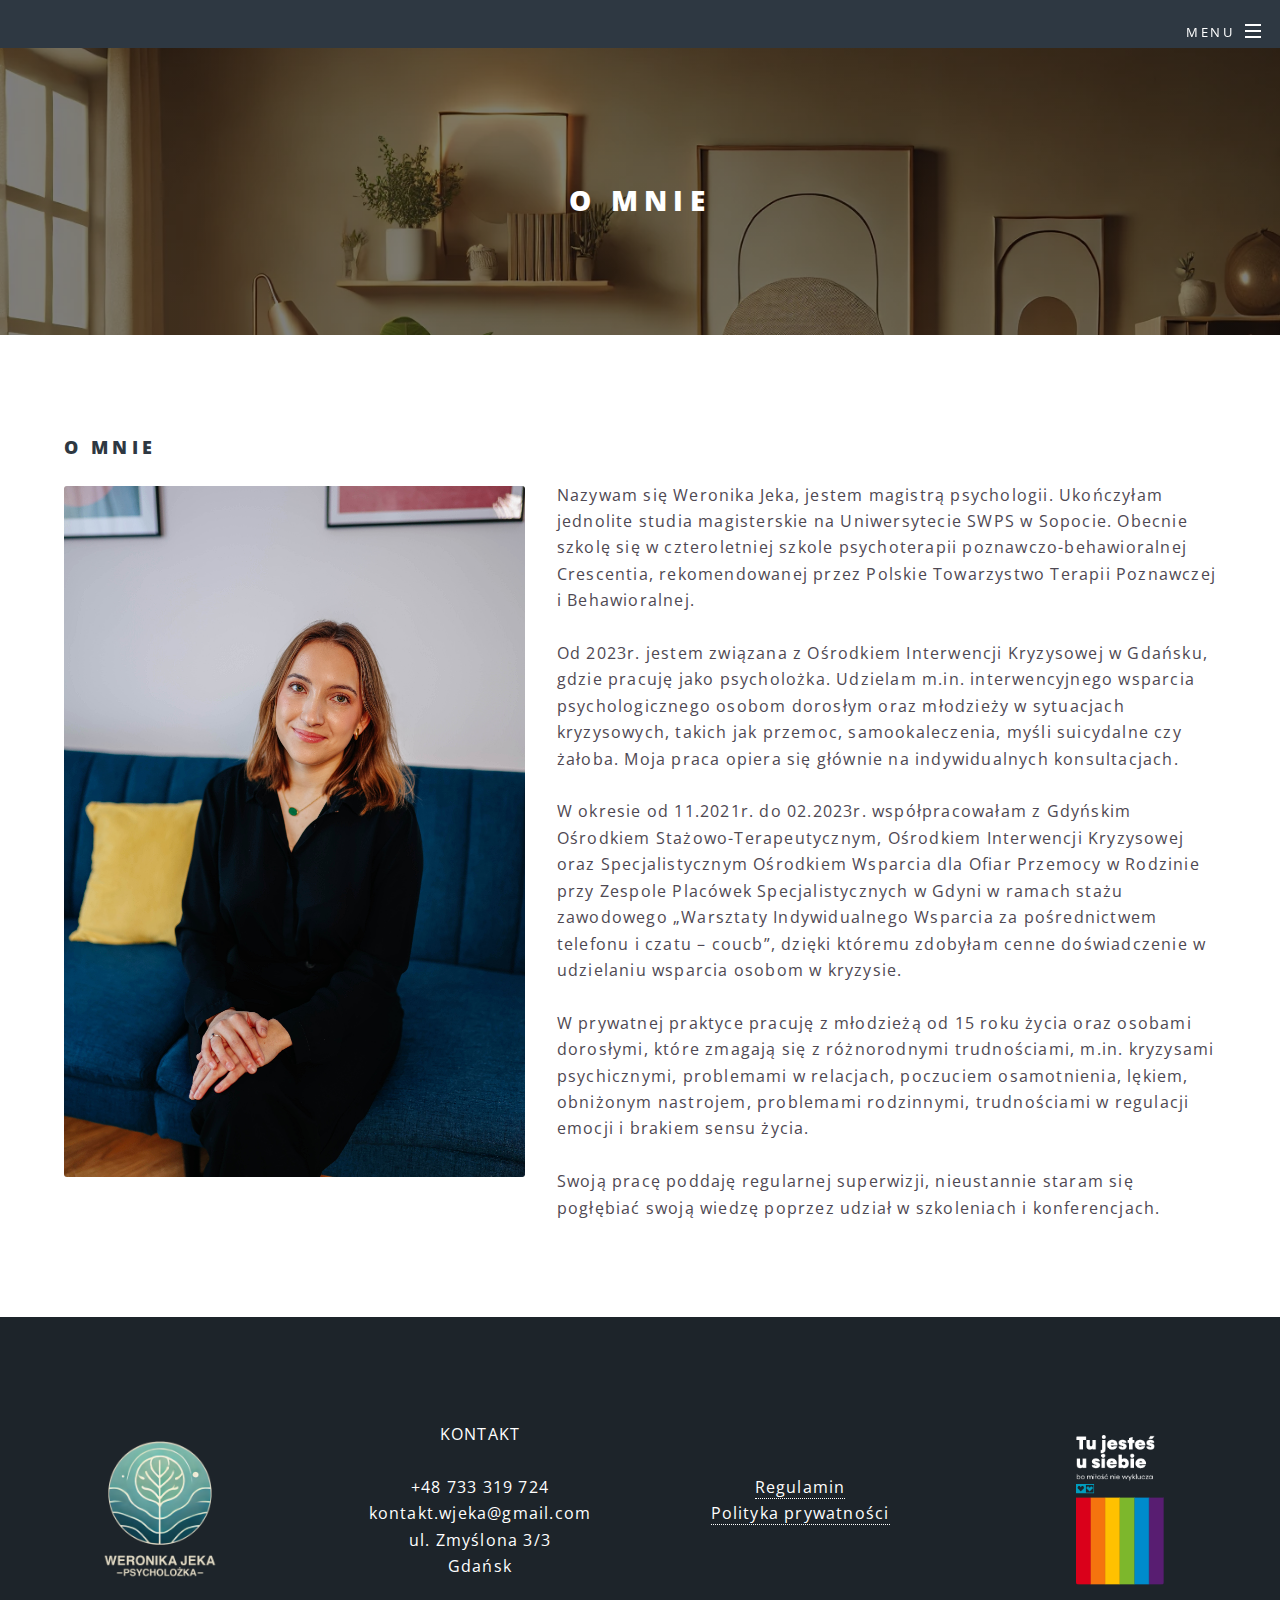
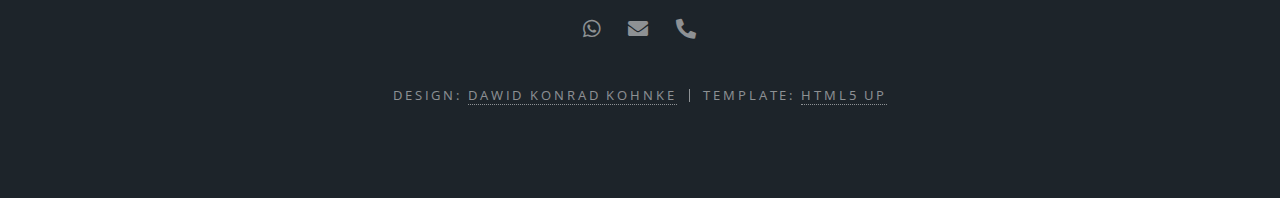
<file: o_mnie.html>
<!DOCTYPE HTML>
<!--
	Spectral by HTML5 UP
	html5up.net | @ajlkn
	Free for personal and commercial use under the CCA 3.0 license (html5up.net/license)
-->
<html>
	<head>
		<title>Weronika Jeka</title>
		<link rel="icon" type="image/x-icon" href="/images/favicon.png">
		<meta charset="utf-8" />
		<meta name="viewport" content="width=device-width, initial-scale=1, user-scalable=no" />
		<link rel="stylesheet" href="assets/css/main.css" />
		<noscript><link rel="stylesheet" href="assets/css/noscript.css" /></noscript>
	</head>
	<body class="is-preload">

		<!-- Page Wrapper -->
			<div id="page-wrapper">

			<!-- Header -->
				<header id="header" class="alt">
					<h1><a href="./">WERONIKA JEKA</h1>
					<nav id="nav">
						<ul>
							<li class="special">
								<a href="#menu" class="menuToggle"><span>Menu</span></a>
								<div id="menu">
									<ul>
										<li><a href="./">HOME</a></li>
										<li><b><a href="o_mnie.html">O MNIE</a></b></li>
										<li><a href="oferta.html">OFERTA</a></li>
										<li><a href="kontakt.html">KONTAKT</a></li>
									</ul>
								</div>
							</li>
						</ul>
					</nav>
				</header>

				<!-- Main -->
					<article id="main">
						<header>
							<h2>O MNIE</h2>
						</header>
						<section class="wrapper style5">
							<div class="inner">
								<h3>O mnie</h3>
								<p><span class="image left"><img src="images/biznesowo-5.jpg" alt=""/></span>
								Nazywam się Weronika Jeka, jestem magistrą psychologii. Ukończyłam  jednolite studia magisterskie na Uniwersytecie SWPS w Sopocie. Obecnie szkolę się w czteroletniej szkole psychoterapii poznawczo-behawioralnej Crescentia, rekomendowanej przez Polskie Towarzystwo Terapii Poznawczej i Behawioralnej.
								<br/><br/>
								Od 2023r. jestem związana z Ośrodkiem Interwencji Kryzysowej w Gdańsku, gdzie pracuję jako psycholożka. Udzielam m.in. interwencyjnego wsparcia psychologicznego osobom dorosłym oraz młodzieży w sytuacjach kryzysowych, takich jak przemoc, samookaleczenia, myśli suicydalne czy żałoba. Moja praca opiera się głównie na indywidualnych konsultacjach.
								<br/><br/>
								W okresie od 11.2021r. do 02.2023r. współpracowałam z Gdyńskim Ośrodkiem Stażowo-Terapeutycznym, Ośrodkiem Interwencji Kryzysowej oraz Specjalistycznym Ośrodkiem Wsparcia dla Ofiar Przemocy w Rodzinie przy Zespole Placówek Specjalistycznych w Gdyni w ramach stażu zawodowego „Warsztaty Indywidualnego Wsparcia za pośrednictwem telefonu i czatu – coucb”, dzięki któremu zdobyłam cenne doświadczenie w udzielaniu wsparcia osobom w kryzysie.
								<br/><br/>
								W prywatnej praktyce pracuję z młodzieżą od 15 roku życia oraz osobami dorosłymi, które zmagają się z różnorodnymi trudnościami, m.in. kryzysami psychicznymi, problemami w relacjach, poczuciem osamotnienia, lękiem, obniżonym nastrojem, problemami rodzinnymi, trudnościami w regulacji emocji i brakiem sensu życia.
								<br/><br/>
								Swoją pracę poddaję regularnej superwizji, nieustannie staram się pogłębiać swoją wiedzę poprzez udział w szkoleniach i konferencjach. </p>

							</div>
						</section>
					</article>

				<!-- Footer -->
				<footer id="footer">
					<ul class="info">
						<li><div class="image"><img src="images/logo_with_signature_long_alt.png" height=150 ="" /></div></li>
						<li><div class="align-center">KONTAKT</div>
							<br>+48 733 319 724<br>kontakt.wjeka@gmail.com<br>ul. Zmyślona 3/3<br>Gdańsk<br><br></li>
						<li><a href="polityka_prywatnosci_i_regulamin.html#regulamin">Regulamin</a><br><a href="polityka_prywatnosci_i_regulamin.html#polityka_prywatnosci">Polityka prywatności</a><br><br></li>
						<li><div class="image"><img src="images/jestes-u-siebie.png" height=150 ="" /></div></li>
					</ul>
					<ul class="icons">
						<li><a href="https://wa.me/48733319724" class="icon brands fa-whatsapp"><span class="label">Whatsapp</span></a></li>
						<li><a href="mailto:kontakt.wjeka@gmail.com?subject=Zapytnie dotyczące oferty" class="icon solid fa-envelope"><span class="label">Email</span></a></li>
						<li><a href="tel:+48 733 319 724" class="icon solid fa-phone-alt"><span class="label">Phone</span></a></li>
					</ul>
					<ul class="copyright">
						<li>Design: <a href="https://github.com/anytokin">Dawid Konrad Kohnke</a></li><li>Template: <a href="http://html5up.net">HTML5 UP</a></li>
					</ul>
				</footer>
			</div>

		<!-- Scripts -->
			<script src="assets/js/jquery.min.js"></script>
			<script src="assets/js/jquery.scrollex.min.js"></script>
			<script src="assets/js/jquery.scrolly.min.js"></script>
			<script src="assets/js/browser.min.js"></script>
			<script src="assets/js/breakpoints.min.js"></script>
			<script src="assets/js/util.js"></script>
			<script src="assets/js/main.js"></script>

	</body>
</html>
</file>
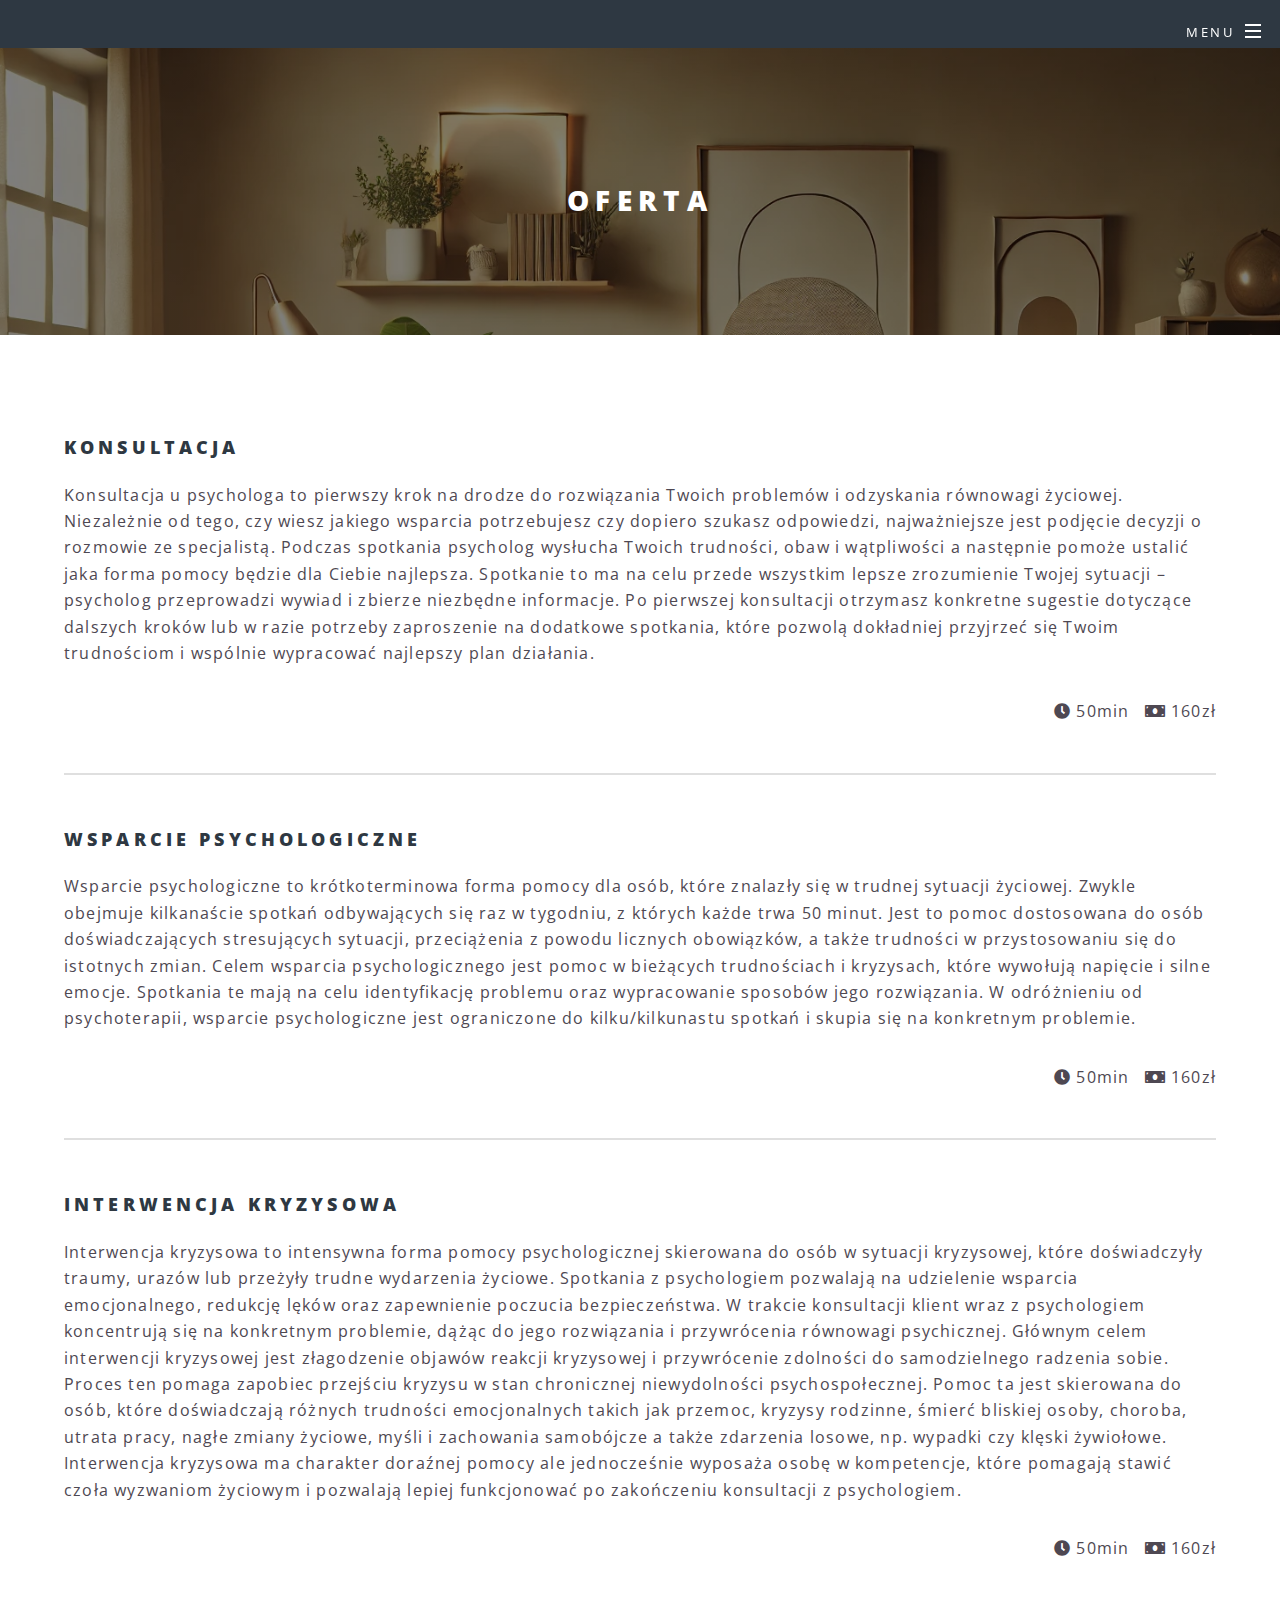
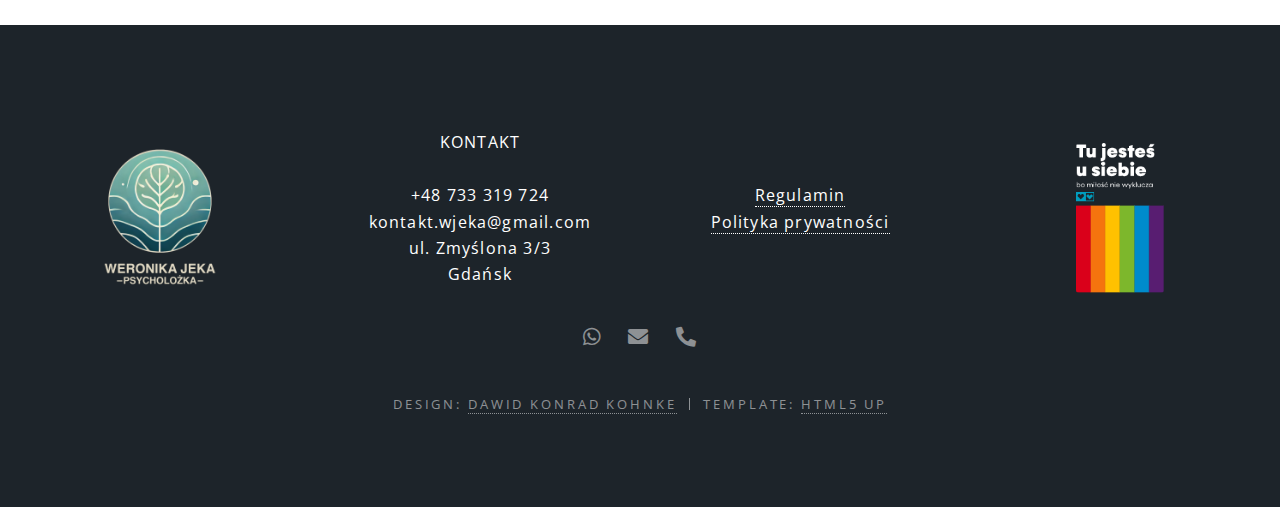
<file: oferta.html>
<!DOCTYPE HTML>
<!--
	Spectral by HTML5 UP
	html5up.net | @ajlkn
	Free for personal and commercial use under the CCA 3.0 license (html5up.net/license)
-->
<html>
	<head>
		<title>Weronika Jeka</title>
		<link rel="icon" type="image/x-icon" href="/images/favicon.png">
		<meta charset="utf-8" />
		<meta name="viewport" content="width=device-width, initial-scale=1, user-scalable=no" />
		<link rel="stylesheet" href="assets/css/main.css" />
		<noscript><link rel="stylesheet" href="assets/css/noscript.css" /></noscript>
	</head>
	<body class="is-preload">

		<!-- Page Wrapper -->
			<div id="page-wrapper">

			<!-- Header -->
				<header id="header" class="alt">
					<h1><a href="./">WERONIKA JEKA</h1>
					<nav id="nav">
						<ul>
							<li class="special">
								<a href="#menu" class="menuToggle"><span>Menu</span></a>
								<div id="menu">
									<ul>
										<li><a href="./">HOME</a></li>
										<li><a href="o_mnie.html">O MNIE</a></li>
										<li><b><a href="oferta.html">OFERTA</a></b></li>
										<li><a href="kontakt.html">KONTAKT</a></li>
									</ul>
								</div>
							</li>
						</ul>
					</nav>
				</header>

				<!-- Main -->
					<article id="main">
						<header>
							<h2>OFERTA</h2>
						</header>
						<section class="wrapper style5">
							<div class="inner">

								<h3>KONSULTACJA</h3>
								<section>
									<p>Konsultacja u psychologa to pierwszy krok na drodze do rozwiązania Twoich problemów i odzyskania równowagi życiowej. Niezależnie od tego, czy wiesz jakiego wsparcia potrzebujesz czy dopiero szukasz odpowiedzi, najważniejsze jest podjęcie decyzji o rozmowie ze specjalistą. Podczas spotkania psycholog wysłucha Twoich trudności, obaw i wątpliwości a następnie pomoże ustalić jaka forma pomocy będzie dla Ciebie najlepsza.
									Spotkanie to ma na celu przede wszystkim lepsze zrozumienie Twojej sytuacji – psycholog przeprowadzi wywiad i zbierze niezbędne informacje. 
									Po pierwszej konsultacji otrzymasz konkretne sugestie dotyczące dalszych kroków lub w razie potrzeby zaproszenie na dodatkowe spotkania, które pozwolą dokładniej przyjrzeć się Twoim trudnościom i wspólnie wypracować najlepszy plan działania.</p>
									<div class="align-right">
										<a class="icon solid fa-clock"><span class="label">Phone</span></a> <span class="with-spacing">50min</span>
										<a class="icon solid fa-money-bill"><span class="label">Bill</span></a> 160zł
									</div>
								</section>
								<hr/>
								<h3>WSPARCIE PSYCHOLOGICZNE</h3>
								<section>
									<p>Wsparcie psychologiczne to krótkoterminowa forma pomocy dla osób, które znalazły się w trudnej sytuacji życiowej. Zwykle obejmuje kilkanaście spotkań odbywających się raz w tygodniu, z których każde trwa 50 minut. Jest to pomoc dostosowana do osób doświadczających stresujących sytuacji, przeciążenia z powodu licznych obowiązków, a także trudności w przystosowaniu się do istotnych zmian.
									Celem wsparcia psychologicznego jest pomoc w bieżących trudnościach i kryzysach, które wywołują napięcie i silne emocje. Spotkania te mają na celu identyfikację problemu oraz wypracowanie sposobów jego rozwiązania. W odróżnieniu od psychoterapii, wsparcie psychologiczne jest ograniczone do kilku/kilkunastu spotkań i skupia się na konkretnym problemie.</p>
									<div class="align-right">
										<a class="icon solid fa-clock"><span class="label">Phone</span></a> <span class="with-spacing">50min</span>
										<a class="icon solid fa-money-bill"><span class="label">Bill</span></a> 160zł
									</div>
								</section>
								<hr/>
								<h3>INTERWENCJA KRYZYSOWA</h3>
								<section>
									<p>Interwencja kryzysowa to intensywna forma pomocy psychologicznej skierowana do osób w sytuacji kryzysowej, które doświadczyły traumy, urazów lub przeżyły trudne wydarzenia życiowe. Spotkania z psychologiem pozwalają na udzielenie wsparcia emocjonalnego, redukcję lęków oraz zapewnienie poczucia bezpieczeństwa. W trakcie konsultacji klient wraz z psychologiem koncentrują się na konkretnym problemie, dążąc do jego rozwiązania i przywrócenia równowagi psychicznej.
									Głównym celem interwencji kryzysowej jest złagodzenie objawów reakcji kryzysowej i przywrócenie zdolności do samodzielnego radzenia sobie. Proces ten pomaga zapobiec przejściu kryzysu w stan chronicznej niewydolności psychospołecznej. Pomoc ta jest skierowana do osób, które doświadczają różnych trudności emocjonalnych takich jak przemoc, kryzysy rodzinne, śmierć bliskiej osoby, choroba, utrata pracy, nagłe zmiany życiowe, myśli i zachowania samobójcze a także zdarzenia losowe, np. wypadki czy klęski żywiołowe.
									Interwencja kryzysowa ma charakter doraźnej pomocy ale jednocześnie wyposaża osobę w kompetencje, które pomagają stawić czoła wyzwaniom życiowym i pozwalają lepiej funkcjonować po zakończeniu konsultacji z psychologiem.</p>
									<div class="align-right">
										<a class="icon solid fa-clock"><span class="label">Phone</span></a> <span class="with-spacing">50min</span>
										<a class="icon solid fa-money-bill"><span class="label">Bill</span></a> 160zł
									</div>
								</section>
							</div>
						</section>
					</article>

				<!-- Footer -->
				<footer id="footer">
					<ul class="info">
						<li><div class="image"><img src="images/logo_with_signature_long_alt.png" height=150 ="" /></div></li>
						<li><div class="align-center">KONTAKT</div>
							<br>+48 733 319 724<br>kontakt.wjeka@gmail.com<br>ul. Zmyślona 3/3<br>Gdańsk<br><br></li>
						<li><a href="polityka_prywatnosci_i_regulamin.html#regulamin">Regulamin</a><br><a href="polityka_prywatnosci_i_regulamin.html#polityka_prywatnosci">Polityka prywatności</a><br><br></li>
						<li><div class="image"><img src="images/jestes-u-siebie.png" height=150 ="" /></div></li>
					</ul>
					<ul class="icons">
						<li><a href="https://wa.me/48733319724" class="icon brands fa-whatsapp"><span class="label">Whatsapp</span></a></li>
						<li><a href="mailto:kontakt.wjeka@gmail.com?subject=Zapytnie dotyczące oferty" class="icon solid fa-envelope"><span class="label">Email</span></a></li>
						<li><a href="tel:+48 733 319 724" class="icon solid fa-phone-alt"><span class="label">Phone</span></a></li>
					</ul>
					<ul class="copyright">
						<li>Design: <a href="https://github.com/anytokin">Dawid Konrad Kohnke</a></li><li>Template: <a href="http://html5up.net">HTML5 UP</a></li>
					</ul>
				</footer>
			</div>

		<!-- Scripts -->
			<script src="assets/js/jquery.min.js"></script>
			<script src="assets/js/jquery.scrollex.min.js"></script>
			<script src="assets/js/jquery.scrolly.min.js"></script>
			<script src="assets/js/browser.min.js"></script>
			<script src="assets/js/breakpoints.min.js"></script>
			<script src="assets/js/util.js"></script>
			<script src="assets/js/main.js"></script>

	</body>
</html>
</file>
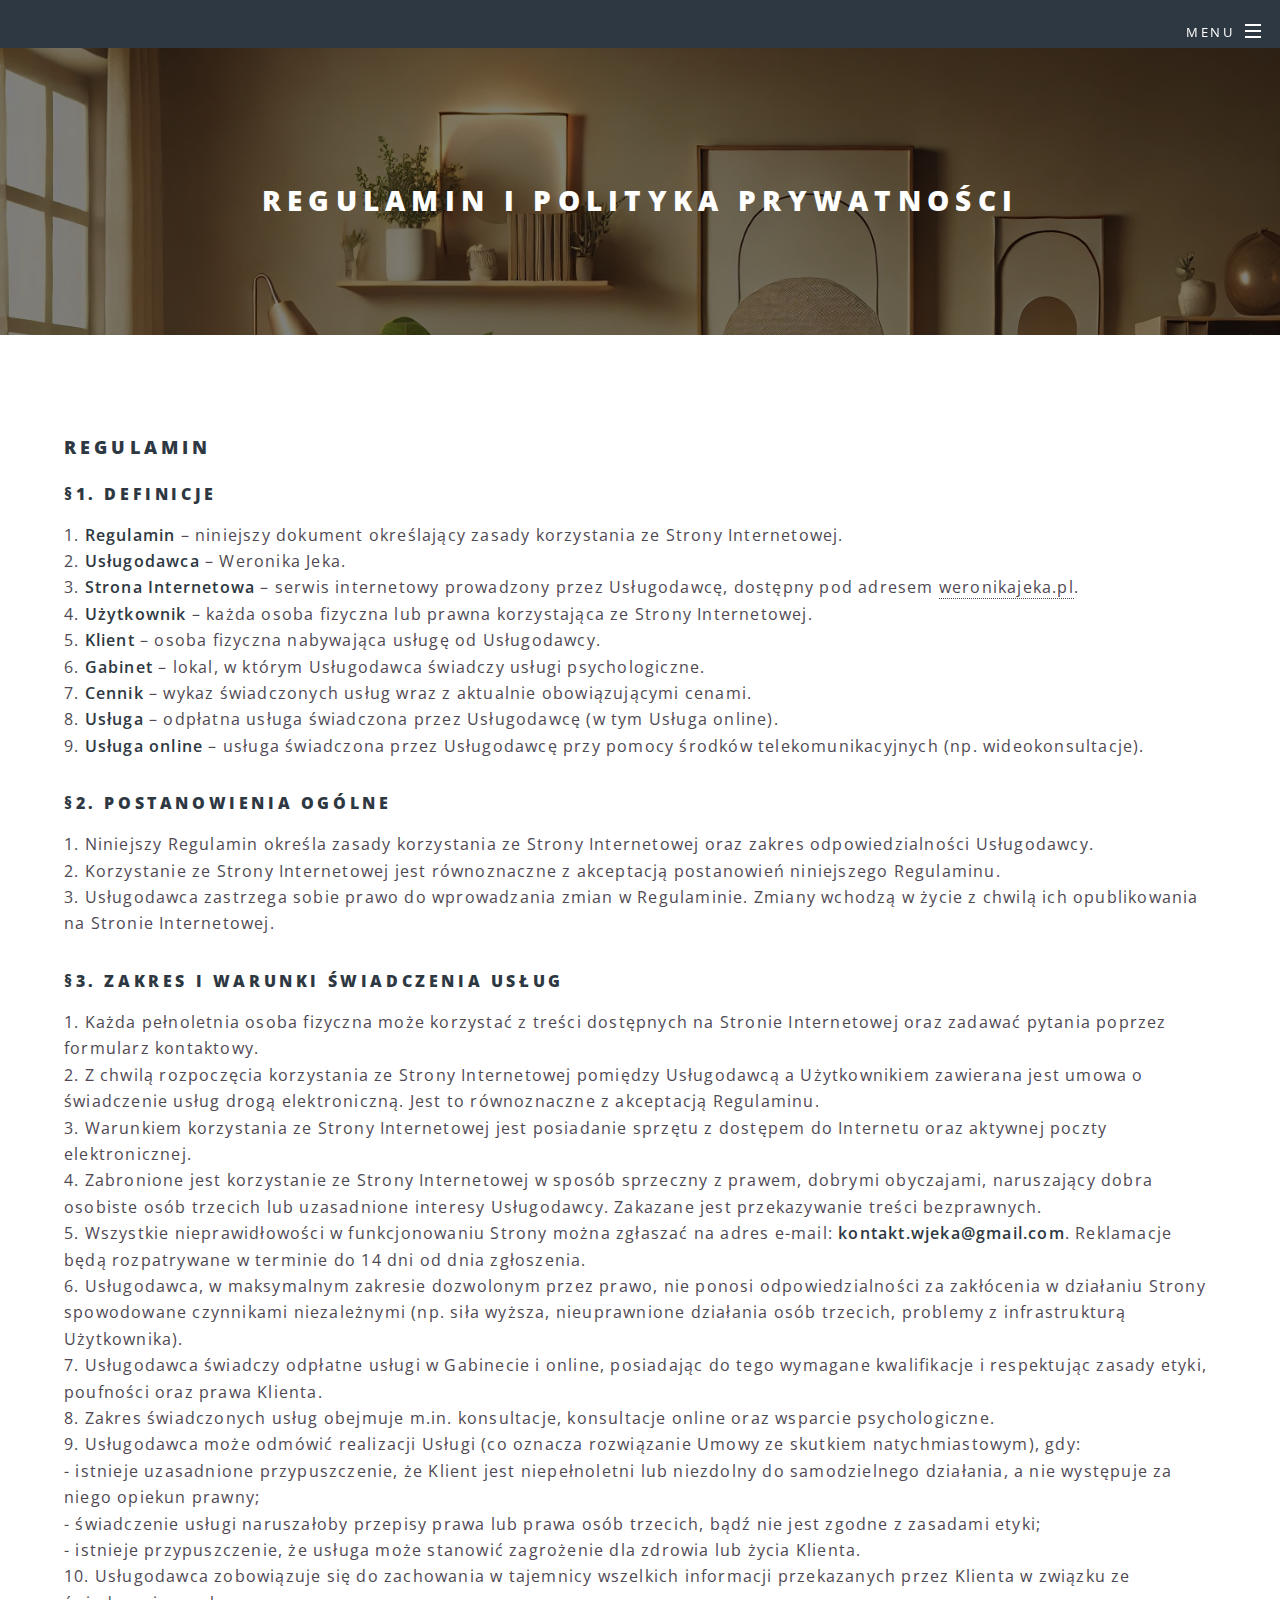
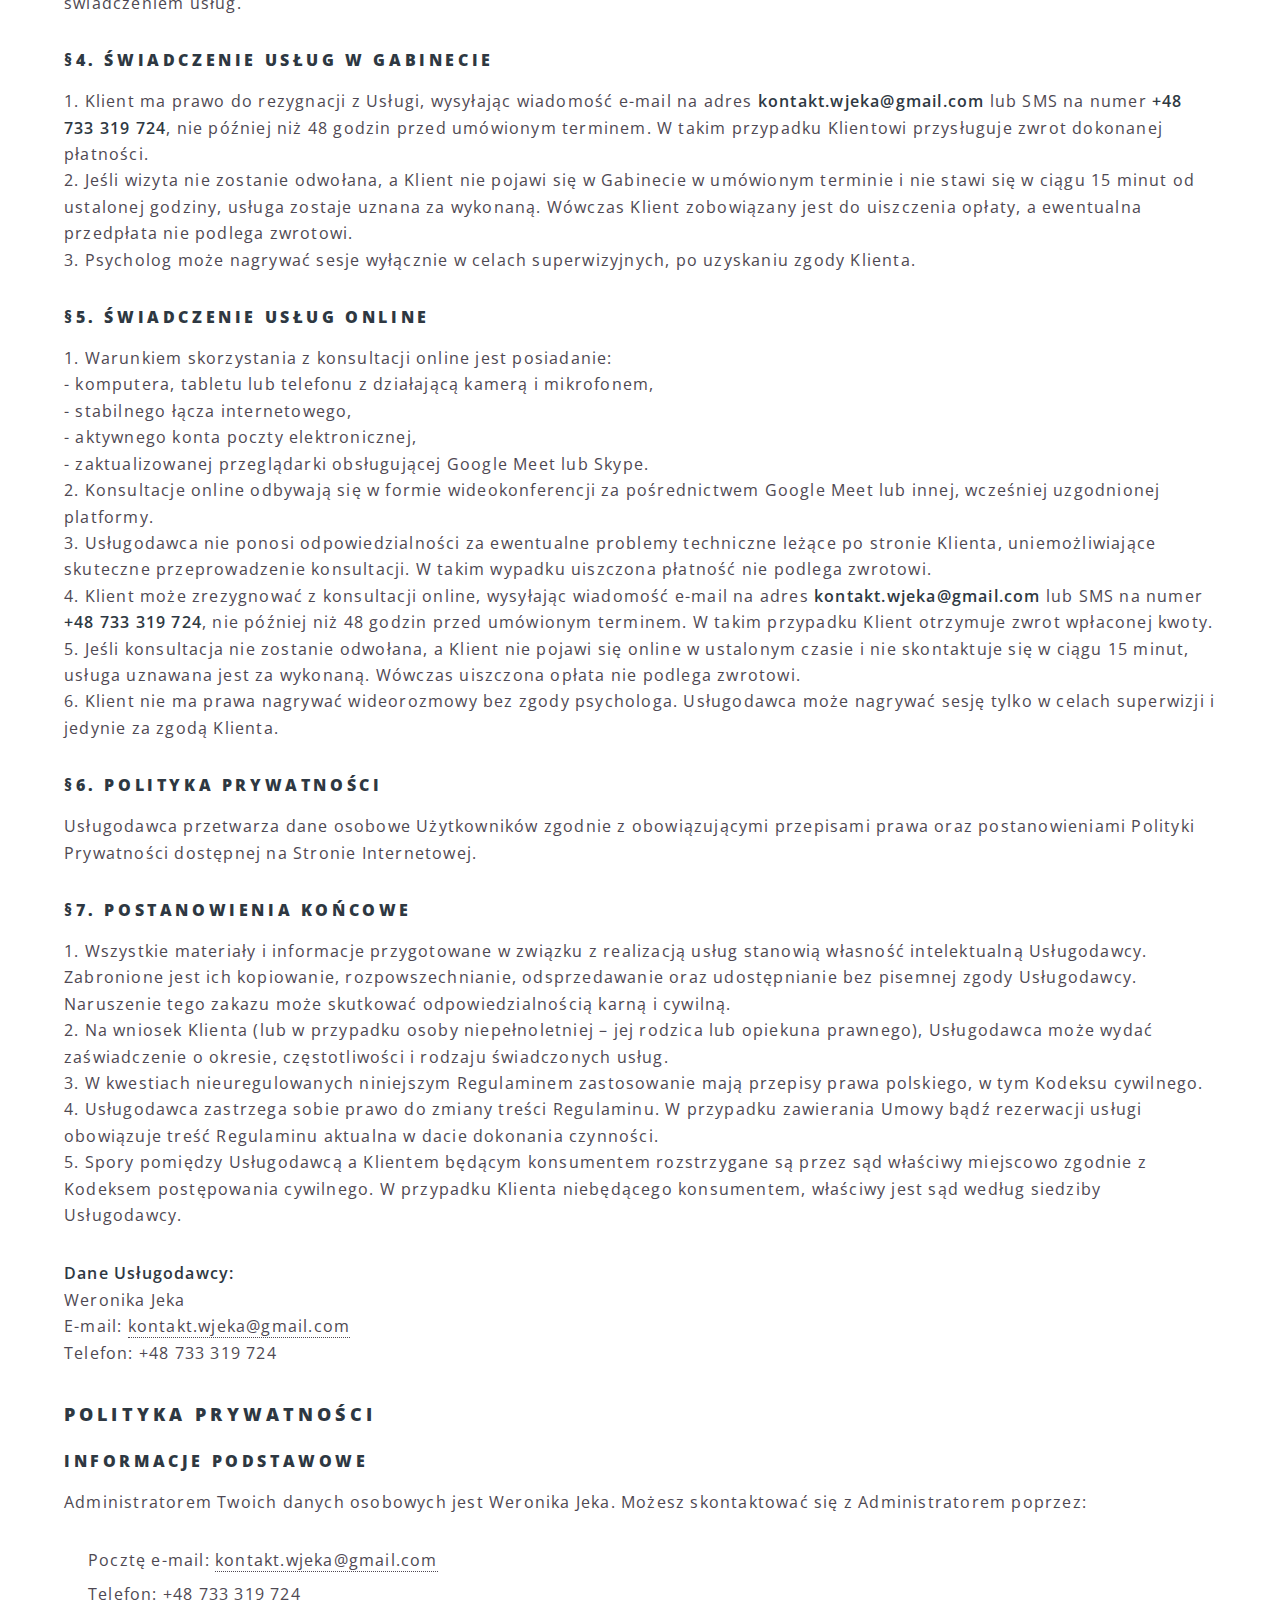
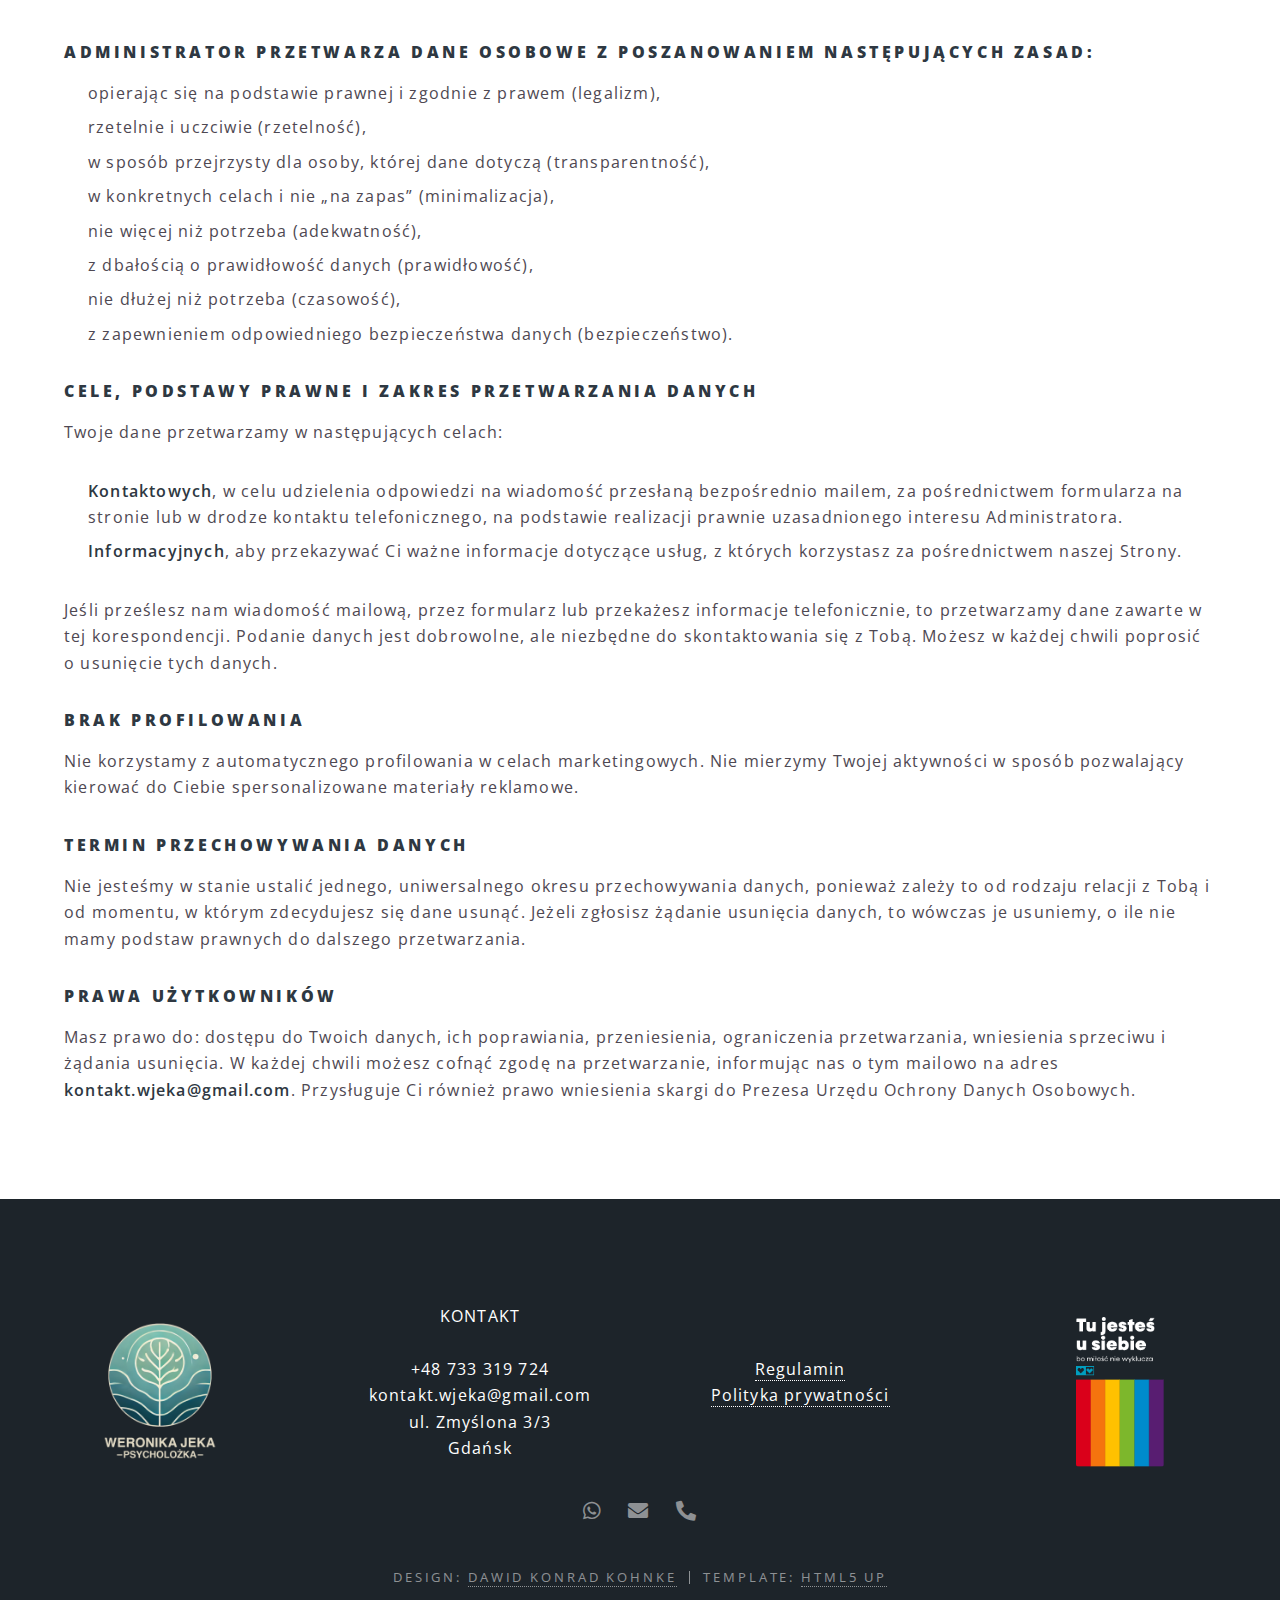
<file: polityka_prywatnosci_i_regulamin.html>
<!DOCTYPE HTML>
<!--
	Spectral by HTML5 UP
	html5up.net | @ajlkn
	Free for personal and commercial use under the CCA 3.0 license (html5up.net/license)
-->
<html>
	<head>
		<title>Weronika Jeka</title>
		<link rel="icon" type="image/x-icon" href="/images/favicon.png">
		<meta charset="utf-8" />
		<meta name="viewport" content="width=device-width, initial-scale=1, user-scalable=no" />
		<link rel="stylesheet" href="assets/css/main.css" />
		<noscript><link rel="stylesheet" href="assets/css/noscript.css" /></noscript>
	</head>
	<body class="is-preload">

		<!-- Page Wrapper -->
			<div id="page-wrapper">

			<!-- Header -->
				<header id="header" class="alt">
					<h1><a href="./">WERONIKA JEKA</h1>
					<nav id="nav">
						<ul>
							<li class="special">
								<a href="#menu" class="menuToggle"><span>Menu</span></a>
								<div id="menu">
									<ul>
										<li><a href="./">HOME</a></li>
										<li><a href="o_mnie.html">O MNIE</a></li>
										<li><a href="oferta.html">OFERTA</a></li>
										<li><a href="kontakt.html">KONTAKT</a></li>
									</ul>
								</div>
							</li>
						</ul>
					</nav>
				</header>

				<!-- Main -->
				<article id="main">
					<header>
					  <h2>Regulamin i Polityka Prywatności</h2>
					</header>
					<section class="wrapper style5">
					  <div class="inner">
				  
						<!-- REGULAMIN -->
						<section id="regulamin">
						  <h3>REGULAMIN</h3>
				  
						  <h4>§1. Definicje</h4>
						  <p>
							1. <strong>Regulamin</strong> – niniejszy dokument określający zasady korzystania ze Strony Internetowej.<br>
							2. <strong>Usługodawca</strong> – Weronika Jeka.<br>
							3. <strong>Strona Internetowa</strong> – serwis internetowy prowadzony przez Usługodawcę, dostępny pod adresem <a href="https://weronikajeka.pl">weronikajeka.pl</a>.<br>
							4. <strong>Użytkownik</strong> – każda osoba fizyczna lub prawna korzystająca ze Strony Internetowej.<br>
							5. <strong>Klient</strong> – osoba fizyczna nabywająca usługę od Usługodawcy.<br>
							6. <strong>Gabinet</strong> – lokal, w którym Usługodawca świadczy usługi psychologiczne.<br>
							7. <strong>Cennik</strong> – wykaz świadczonych usług wraz z aktualnie obowiązującymi cenami.<br>
							8. <strong>Usługa</strong> – odpłatna usługa świadczona przez Usługodawcę (w tym Usługa online).<br>
							9. <strong>Usługa online</strong> – usługa świadczona przez Usługodawcę przy pomocy środków telekomunikacyjnych (np. wideokonsultacje).<br>
						  </p>
				  
						  <h4>§2. Postanowienia Ogólne</h4>
						  <p>
							1. Niniejszy Regulamin określa zasady korzystania ze Strony Internetowej oraz zakres odpowiedzialności Usługodawcy.<br>
							2. Korzystanie ze Strony Internetowej jest równoznaczne z akceptacją postanowień niniejszego Regulaminu.<br>
							3. Usługodawca zastrzega sobie prawo do wprowadzania zmian w Regulaminie. Zmiany wchodzą w życie z chwilą ich opublikowania na Stronie Internetowej.<br>
						  </p>
				  
						  <h4>§3. Zakres i Warunki Świadczenia Usług</h4>
						  <p>
							1. Każda pełnoletnia osoba fizyczna może korzystać z treści dostępnych na Stronie Internetowej oraz zadawać pytania poprzez formularz kontaktowy.<br>
							2. Z chwilą rozpoczęcia korzystania ze Strony Internetowej pomiędzy Usługodawcą a Użytkownikiem zawierana jest umowa o świadczenie usług drogą elektroniczną. Jest to równoznaczne z akceptacją Regulaminu.<br>
							3. Warunkiem korzystania ze Strony Internetowej jest posiadanie sprzętu z dostępem do Internetu oraz aktywnej poczty elektronicznej.<br>
							4. Zabronione jest korzystanie ze Strony Internetowej w sposób sprzeczny z prawem, dobrymi obyczajami, naruszający dobra osobiste osób trzecich lub uzasadnione interesy Usługodawcy. Zakazane jest przekazywanie treści bezprawnych.<br>
							5. Wszystkie nieprawidłowości w funkcjonowaniu Strony można zgłaszać na adres e-mail: <strong>kontakt.wjeka@gmail.com</strong>. Reklamacje będą rozpatrywane w terminie do 14 dni od dnia zgłoszenia.<br>
							6. Usługodawca, w maksymalnym zakresie dozwolonym przez prawo, nie ponosi odpowiedzialności za zakłócenia w działaniu Strony spowodowane czynnikami niezależnymi (np. siła wyższa, nieuprawnione działania osób trzecich, problemy z infrastrukturą Użytkownika).<br>
							7. Usługodawca świadczy odpłatne usługi w Gabinecie i online, posiadając do tego wymagane kwalifikacje i respektując zasady etyki, poufności oraz prawa Klienta.<br>
							8. Zakres świadczonych usług obejmuje m.in. konsultacje, konsultacje online oraz wsparcie psychologiczne.<br>
							9. Usługodawca może odmówić realizacji Usługi (co oznacza rozwiązanie Umowy ze skutkiem natychmiastowym), gdy:<br>
							   - istnieje uzasadnione przypuszczenie, że Klient jest niepełnoletni lub niezdolny do samodzielnego działania, a nie występuje za niego opiekun prawny;<br>
							   - świadczenie usługi naruszałoby przepisy prawa lub prawa osób trzecich, bądź nie jest zgodne z zasadami etyki;<br>
							   - istnieje przypuszczenie, że usługa może stanowić zagrożenie dla zdrowia lub życia Klienta.<br>
							10. Usługodawca zobowiązuje się do zachowania w tajemnicy wszelkich informacji przekazanych przez Klienta w związku ze świadczeniem usług.<br>
						  </p>
				  
						  <h4>§4. Świadczenie Usług w Gabinecie</h4>
						  <p>
							1. Klient ma prawo do rezygnacji z Usługi, wysyłając wiadomość e-mail na adres <strong>kontakt.wjeka@gmail.com</strong> lub SMS na numer <strong>+48 733 319 724</strong>, nie później niż 48 godzin przed umówionym terminem. W takim przypadku Klientowi przysługuje zwrot dokonanej płatności.<br>
							2. Jeśli wizyta nie zostanie odwołana, a Klient nie pojawi się w Gabinecie w umówionym terminie i nie stawi się w ciągu 15 minut od ustalonej godziny, usługa zostaje uznana za wykonaną. Wówczas Klient zobowiązany jest do uiszczenia opłaty, a ewentualna przedpłata nie podlega zwrotowi.<br>
							3. Psycholog może nagrywać sesje wyłącznie w celach superwizyjnych, po uzyskaniu zgody Klienta.<br>
						  </p>
				  
						  <h4>§5. Świadczenie Usług Online</h4>
						  <p>
							1. Warunkiem skorzystania z konsultacji online jest posiadanie:<br>
							   - komputera, tabletu lub telefonu z działającą kamerą i mikrofonem,<br>
							   - stabilnego łącza internetowego,<br>
							   - aktywnego konta poczty elektronicznej,<br>
							   - zaktualizowanej przeglądarki obsługującej Google Meet lub Skype.<br>
							2. Konsultacje online odbywają się w formie wideokonferencji za pośrednictwem Google Meet lub innej, wcześniej uzgodnionej platformy.<br>
							3. Usługodawca nie ponosi odpowiedzialności za ewentualne problemy techniczne leżące po stronie Klienta, uniemożliwiające skuteczne przeprowadzenie konsultacji. W takim wypadku uiszczona płatność nie podlega zwrotowi.<br>
							4. Klient może zrezygnować z konsultacji online, wysyłając wiadomość e-mail na adres <strong>kontakt.wjeka@gmail.com</strong> lub SMS na numer <strong>+48 733 319 724</strong>, nie później niż 48 godzin przed umówionym terminem. W takim przypadku Klient otrzymuje zwrot wpłaconej kwoty.<br>
							5. Jeśli konsultacja nie zostanie odwołana, a Klient nie pojawi się online w ustalonym czasie i nie skontaktuje się w ciągu 15 minut, usługa uznawana jest za wykonaną. Wówczas uiszczona opłata nie podlega zwrotowi.<br>
							6. Klient nie ma prawa nagrywać wideorozmowy bez zgody psychologa. Usługodawca może nagrywać sesję tylko w celach superwizji i jedynie za zgodą Klienta.<br>
						  </p>
				  
						  <h4>§6. Polityka Prywatności</h4>
						  <p>
							Usługodawca przetwarza dane osobowe Użytkowników zgodnie z obowiązującymi przepisami prawa oraz postanowieniami Polityki Prywatności dostępnej na Stronie Internetowej.<br>
						  </p>
				  
						  <h4>§7. Postanowienia Końcowe</h4>
						  <p>
							1. Wszystkie materiały i informacje przygotowane w związku z realizacją usług stanowią własność intelektualną Usługodawcy. Zabronione jest ich kopiowanie, rozpowszechnianie, odsprzedawanie oraz udostępnianie bez pisemnej zgody Usługodawcy. Naruszenie tego zakazu może skutkować odpowiedzialnością karną i cywilną.<br>
							2. Na wniosek Klienta (lub w przypadku osoby niepełnoletniej – jej rodzica lub opiekuna prawnego), Usługodawca może wydać zaświadczenie o okresie, częstotliwości i rodzaju świadczonych usług.<br>
							3. W kwestiach nieuregulowanych niniejszym Regulaminem zastosowanie mają przepisy prawa polskiego, w tym Kodeksu cywilnego.<br>
							4. Usługodawca zastrzega sobie prawo do zmiany treści Regulaminu. W przypadku zawierania Umowy bądź rezerwacji usługi obowiązuje treść Regulaminu aktualna w dacie dokonania czynności.<br>
							5. Spory pomiędzy Usługodawcą a Klientem będącym konsumentem rozstrzygane są przez sąd właściwy miejscowo zgodnie z Kodeksem postępowania cywilnego. W przypadku Klienta niebędącego konsumentem, właściwy jest sąd według siedziby Usługodawcy.<br>
						  </p>
				  
						  <p>
							<strong>Dane Usługodawcy:</strong><br>
							Weronika Jeka<br>
							E-mail: <a href="mailto:kontakt.wjeka@gmail.com">kontakt.wjeka@gmail.com</a><br>
							Telefon: +48 733 319 724<br>
						  </p>
				  
						</section>
						<!-- /REGULAMIN -->
				  
						<!-- POLITYKA PRYWATNOŚCI -->
						<section id="polityka_prywatnosci">
						  <h3>POLITYKA PRYWATNOŚCI</h3>
				  
						  <h4>Informacje podstawowe</h4>
						  <p>
							Administratorem Twoich danych osobowych jest Weronika Jeka. Możesz skontaktować się z Administratorem poprzez:
						  </p>
						  <ul>
							<li>Pocztę e-mail: <a href="mailto:kontakt.wjeka@gmail.com">kontakt.wjeka@gmail.com</a></li>
							<li>Telefon: +48 733 319 724</li>
						  </ul>
				  
						  <h4>Administrator przetwarza dane osobowe z poszanowaniem następujących zasad:</h4>
						  <ul>
							<li>opierając się na podstawie prawnej i zgodnie z prawem (legalizm),</li>
							<li>rzetelnie i uczciwie (rzetelność),</li>
							<li>w sposób przejrzysty dla osoby, której dane dotyczą (transparentność),</li>
							<li>w konkretnych celach i nie „na zapas” (minimalizacja),</li>
							<li>nie więcej niż potrzeba (adekwatność),</li>
							<li>z dbałością o prawidłowość danych (prawidłowość),</li>
							<li>nie dłużej niż potrzeba (czasowość),</li>
							<li>z zapewnieniem odpowiedniego bezpieczeństwa danych (bezpieczeństwo).</li>
						  </ul>
				  
						  <h4>Cele, podstawy prawne i zakres przetwarzania danych</h4>
						  <p>
							Twoje dane przetwarzamy w następujących celach:
						  </p>
						  <ul>
							<li>
							  <strong>Kontaktowych</strong>, w celu udzielenia odpowiedzi na wiadomość przesłaną bezpośrednio mailem,
							  za pośrednictwem formularza na stronie lub w drodze kontaktu telefonicznego, na podstawie realizacji
							  prawnie uzasadnionego interesu Administratora.
							</li>
							<li>
							  <strong>Informacyjnych</strong>, aby przekazywać Ci ważne informacje dotyczące usług, z których
							  korzystasz za pośrednictwem naszej Strony.
							</li>
						  </ul>
						  <p>
							Jeśli prześlesz nam wiadomość mailową, przez formularz lub przekażesz informacje telefonicznie, to
							przetwarzamy dane zawarte w tej korespondencji. Podanie danych jest dobrowolne, ale niezbędne do
							skontaktowania się z Tobą. Możesz w każdej chwili poprosić o usunięcie tych danych.
						  </p>
				  
						  <h4>Brak profilowania</h4>
						  <p>
							Nie korzystamy z automatycznego profilowania w celach marketingowych. Nie mierzymy Twojej aktywności w
							sposób pozwalający kierować do Ciebie spersonalizowane materiały reklamowe.
						  </p>
				  
						  <h4>Termin przechowywania danych</h4>
						  <p>
							Nie jesteśmy w stanie ustalić jednego, uniwersalnego okresu przechowywania danych, ponieważ zależy to
							od rodzaju relacji z Tobą i od momentu, w którym zdecydujesz się dane usunąć. Jeżeli zgłosisz żądanie
							usunięcia danych, to wówczas je usuniemy, o ile nie mamy podstaw prawnych do dalszego przetwarzania.
						  </p>
				  
						  <h4>Prawa użytkowników</h4>
						  <p>
							Masz prawo do: dostępu do Twoich danych, ich poprawiania, przeniesienia, ograniczenia przetwarzania,
							wniesienia sprzeciwu i żądania usunięcia. W każdej chwili możesz cofnąć zgodę na przetwarzanie,
							informując nas o tym mailowo na adres <strong>kontakt.wjeka@gmail.com</strong>. Przysługuje Ci również
							prawo wniesienia skargi do Prezesa Urzędu Ochrony Danych Osobowych.
						  </p>
				  
						</section>
						<!-- /POLITYKA PRYWATNOŚCI -->
				  
					  </div>
					</section>
				  </article>

				<!-- Footer -->
				<footer id="footer">
					<ul class="info">
						<li><div class="image"><img src="images/logo_with_signature_long_alt.png" height=150 ="" /></div></li>
						<li><div class="align-center">KONTAKT</div>
							<br>+48 733 319 724<br>kontakt.wjeka@gmail.com<br>ul. Zmyślona 3/3<br>Gdańsk<br><br></li>
						<li><a href="polityka_prywatnosci_i_regulamin.html#regulamin">Regulamin</a><br><a href="polityka_prywatnosci_i_regulamin.html#polityka_prywatnosci">Polityka prywatności</a><br><br></li>
						<li><div class="image"><img src="images/jestes-u-siebie.png" height=150 ="" /></div></li>
					</ul>
					<ul class="icons">
						<li><a href="https://wa.me/48733319724" class="icon brands fa-whatsapp"><span class="label">Whatsapp</span></a></li>
						<li><a href="mailto:kontakt.wjeka@gmail.com?subject=Zapytnie dotyczące oferty" class="icon solid fa-envelope"><span class="label">Email</span></a></li>
						<li><a href="tel:+48 733 319 724" class="icon solid fa-phone-alt"><span class="label">Phone</span></a></li>
					</ul>
					<ul class="copyright">
						<li>Design: <a href="https://github.com/anytokin">Dawid Konrad Kohnke</a></li><li>Template: <a href="http://html5up.net">HTML5 UP</a></li>
					</ul>
				</footer>
			</div>

		<!-- Scripts -->
			<script src="assets/js/jquery.min.js"></script>
			<script src="assets/js/jquery.scrollex.min.js"></script>
			<script src="assets/js/jquery.scrolly.min.js"></script>
			<script src="assets/js/browser.min.js"></script>
			<script src="assets/js/breakpoints.min.js"></script>
			<script src="assets/js/util.js"></script>
			<script src="assets/js/main.js"></script>

	</body>
</html>
</file>
<file: assets/css/noscript.css>
/*
	Spectral by HTML5 UP
	html5up.net | @ajlkn
	Free for personal and commercial use under the CCA 3.0 license (html5up.net/license)
*/

/* Banner */

	body.is-preload #banner h2 {
		-moz-transform: none;
		-webkit-transform: none;
		-ms-transform: none;
		transform: none;
		opacity: 1;
	}

		body.is-preload #banner h2:before, body.is-preload #banner h2:after {
			width: 100%;
		}

	body.is-preload #banner .more {
		-moz-transform: none;
		-webkit-transform: none;
		-ms-transform: none;
		transform: none;
		opacity: 1;
	}

	body.is-preload #banner:after {
		opacity: 0;
	}
</file>
<file: assets/css/main.css>
@import url(fontawesome-all.min.css);
@import url("https://fonts.googleapis.com/css?family=Open+Sans:400,400italic,600,600italic,800,800italic");

/*
	Spectral by HTML5 UP
	html5up.net | @ajlkn
	Free for personal and commercial use under the CCA 3.0 license (html5up.net/license)
*/

html, body, div, span, applet, object,
iframe, h1, h2, h3, h4, h5, h6, p, blockquote,
pre, a, abbr, acronym, address, big, cite,
code, del, dfn, em, img, ins, kbd, q, s, samp,
small, strike, strong, sub, sup, tt, var, b,
u, i, center, dl, dt, dd, ol, ul, li, fieldset,
form, label, legend, table, caption, tbody,
tfoot, thead, tr, th, td, article, aside,
canvas, details, embed, figure, figcaption,
footer, header, hgroup, menu, nav, output, ruby,
section, summary, time, mark, audio, video {
	margin: 0;
	padding: 0;
	border: 0;
	font-size: 100%;
	font: inherit;
	vertical-align: baseline;}

article, aside, details, figcaption, figure,
footer, header, hgroup, menu, nav, section {
	display: block;}

body {
	line-height: 1;
}

ol, ul {
	list-style: none;
}

blockquote, q {
	quotes: none;
}

	blockquote:before, blockquote:after, q:before, q:after {
		content: '';
		content: none;
	}

table {
	border-collapse: collapse;
	border-spacing: 0;
}

body {
	-webkit-text-size-adjust: none;
}

mark {
	background-color: transparent;
	color: inherit;
}

input::-moz-focus-inner {
	border: 0;
	padding: 0;
}

input, select, textarea {
	-moz-appearance: none;
	-webkit-appearance: none;
	-ms-appearance: none;
	appearance: none;
}

/* Basic */

	@-ms-viewport {
		width: device-width;
	}

	html {
		box-sizing: border-box;
	}

	*, *:before, *:after {
		box-sizing: inherit;
	}

	body {
		background: #2e3842;
	}

		body.is-preload *, body.is-preload *:before, body.is-preload *:after {
			-moz-animation: none !important;
			-webkit-animation: none !important;
			-ms-animation: none !important;
			animation: none !important;
			-moz-transition: none !important;
			-webkit-transition: none !important;
			-ms-transition: none !important;
			transition: none !important;
		}

	body, input, select, textarea {
		color: #fff;
		font-family: "Open Sans", Helvetica, sans-serif;
		font-size: 15pt;
		font-weight: 400;
		letter-spacing: 0.075em;
		line-height: 1.65em;
	}

		@media screen and (max-width: 1680px) {

			body, input, select, textarea {
				font-size: 13pt;
			}

		}

		@media screen and (max-width: 1280px) {

			body, input, select, textarea {
				font-size: 12pt;
			}

		}

		@media screen and (max-width: 736px) {

			body, input, select, textarea {
				font-size: 11pt;
				letter-spacing: 0.0375em;
			}

		}

	a {
		-moz-transition: color 0.2s ease, border-bottom-color 0.2s ease;
		-webkit-transition: color 0.2s ease, border-bottom-color 0.2s ease;
		-ms-transition: color 0.2s ease, border-bottom-color 0.2s ease;
		transition: color 0.2s ease, border-bottom-color 0.2s ease;
		border-bottom: dotted 1px;
		color: inherit;
		text-decoration: none;
	}

		a:hover {
			border-bottom-color: transparent;
		}

	strong, b {
		color: #fff;
		font-weight: 600;
	}

	em, i {
		font-style: italic;
	}

	p {
		margin: 0 0 2em 0;
	}

	h1, h2, h3, h4, h5, h6 {
		color: #fff;
		font-weight: 800;
		letter-spacing: 0.225em;
		line-height: 1em;
		margin: 0 0 1em 0;
		text-transform: uppercase;
	}

		h1 a, h2 a, h3 a, h4 a, h5 a, h6 a {
			color: inherit;
			text-decoration: none;
		}

	h2 {
		font-size: 1.35em;
		line-height: 1.75em;
	}

		@media screen and (max-width: 736px) {

			h2 {
				font-size: 1.1em;
				line-height: 1.65em;
			}

		}

	h3 {
		font-size: 1.15em;
		line-height: 1.75em;
	}

		@media screen and (max-width: 736px) {

			h3 {
				font-size: 1em;
				line-height: 1.65em;
			}

		}

	h4 {
		font-size: 1em;
		line-height: 1.5em;
	}

	h5 {
		font-size: 0.8em;
		line-height: 1.5em;
	}

	h6 {
		font-size: 0.7em;
		line-height: 1.5em;
	}

	sub {
		font-size: 0.8em;
		position: relative;
		top: 0.5em;
	}

	sup {
		font-size: 0.8em;
		position: relative;
		top: -0.5em;
	}

	hr {
		border: 0;
		border-bottom: solid 2px #fff;
		margin: 3em 0;
	}

		hr.major {
			margin: 4.5em 0;
		}

	blockquote {
		border-left: solid 4px #fff;
		font-style: italic;
		margin: 0 0 2em 0;
		padding: 0.5em 0 0.5em 2em;
	}

	code {
		background: rgba(144, 144, 144, 0.25);
		border-radius: 3px;
		font-family: "Courier New", monospace;
		font-size: 0.9em;
		letter-spacing: 0;
		margin: 0 0.25em;
		padding: 0.25em 0.65em;
	}

	pre {
		-webkit-overflow-scrolling: touch;
		font-family: "Courier New", monospace;
		font-size: 0.9em;
		margin: 0 0 2em 0;
	}

		pre code {
			display: block;
			line-height: 1.75em;
			padding: 1em 1.5em;
			overflow-x: auto;
		}

	.align-left {
		text-align: left;
	}

	.align-center {
		text-align: center;
	}

	.align-right {
		text-align: right;
	}

	.with-spacing {
		text-align: right;
		padding-right: 10px;
	}

/* Row */

	.row {
		display: flex;
		flex-wrap: wrap;
		box-sizing: border-box;
		align-items: stretch;
	}

		.row > * {
			box-sizing: border-box;
		}

		.row.gtr-uniform > * > :last-child {
			margin-bottom: 0;
		}

		.row.aln-left {
			justify-content: flex-start;
		}

		.row.aln-center {
			justify-content: center;
		}

		.row.aln-right {
			justify-content: flex-end;
		}

		.row.aln-top {
			align-items: flex-start;
		}

		.row.aln-middle {
			align-items: center;
		}

		.row.aln-bottom {
			align-items: flex-end;
		}

		.row > .imp {
			order: -1;
		}

		.row > .col-1 {
			width: 8.33333%;
		}

		.row > .off-1 {
			margin-left: 8.33333%;
		}

		.row > .col-2 {
			width: 16.66667%;
		}

		.row > .off-2 {
			margin-left: 16.66667%;
		}

		.row > .col-3 {
			width: 25%;
		}

		.row > .off-3 {
			margin-left: 25%;
		}

		.row > .col-4 {
			width: 33.33333%;
		}

		.row > .off-4 {
			margin-left: 33.33333%;
		}

		.row > .col-5 {
			width: 41.66667%;
		}

		.row > .off-5 {
			margin-left: 41.66667%;
		}

		.row > .col-6 {
			width: 50%;
		}

		.row > .off-6 {
			margin-left: 50%;
		}

		.row > .col-7 {
			width: 58.33333%;
		}

		.row > .off-7 {
			margin-left: 58.33333%;
		}

		.row > .col-8 {
			width: 66.66667%;
		}

		.row > .off-8 {
			margin-left: 66.66667%;
		}

		.row > .col-9 {
			width: 75%;
		}

		.row > .off-9 {
			margin-left: 75%;
		}

		.row > .col-10 {
			width: 83.33333%;
		}

		.row > .off-10 {
			margin-left: 83.33333%;
		}

		.row > .col-11 {
			width: 91.66667%;
		}

		.row > .off-11 {
			margin-left: 91.66667%;
		}

		.row > .col-12 {
			width: 100%;
		}

		.row > .off-12 {
			margin-left: 100%;
		}

		.row.gtr-0 {
			margin-top: 0;
			margin-left: 0em;
		}

			.row.gtr-0 > * {
				padding: 0 0 0 0em;
			}

			.row.gtr-0.gtr-uniform {
				margin-top: 0em;
			}

				.row.gtr-0.gtr-uniform > * {
					padding-top: 0em;
				}

		.row.gtr-25 {
			margin-top: 0;
			margin-left: -0.375em;
		}

			.row.gtr-25 > * {
				padding: 0 0 0 0.375em;
			}

			.row.gtr-25.gtr-uniform {
				margin-top: -0.375em;
			}

				.row.gtr-25.gtr-uniform > * {
					padding-top: 0.375em;
				}

		.row.gtr-50 {
			margin-top: 0;
			margin-left: -0.75em;
		}

			.row.gtr-50 > * {
				padding: 0 0 0 0.75em;
			}

			.row.gtr-50.gtr-uniform {
				margin-top: -0.75em;
			}

				.row.gtr-50.gtr-uniform > * {
					padding-top: 0.75em;
				}

		.row {
			margin-top: 0;
			margin-left: -1.5em;
		}

			.row > * {
				padding: 0 0 0 1.5em;
			}

			.row.gtr-uniform {
				margin-top: -1.5em;
			}

				.row.gtr-uniform > * {
					padding-top: 1.5em;
				}

		.row.gtr-150 {
			margin-top: 0;
			margin-left: -2.25em;
		}

			.row.gtr-150 > * {
				padding: 0 0 0 2.25em;
			}

			.row.gtr-150.gtr-uniform {
				margin-top: -2.25em;
			}

				.row.gtr-150.gtr-uniform > * {
					padding-top: 2.25em;
				}

		.row.gtr-200 {
			margin-top: 0;
			margin-left: -3em;
		}

			.row.gtr-200 > * {
				padding: 0 0 0 3em;
			}

			.row.gtr-200.gtr-uniform {
				margin-top: -3em;
			}

				.row.gtr-200.gtr-uniform > * {
					padding-top: 3em;
				}

		@media screen and (max-width: 1680px) {

			.row {
				display: flex;
				flex-wrap: wrap;
				box-sizing: border-box;
				align-items: stretch;
			}

				.row > * {
					box-sizing: border-box;
				}

				.row.gtr-uniform > * > :last-child {
					margin-bottom: 0;
				}

				.row.aln-left {
					justify-content: flex-start;
				}

				.row.aln-center {
					justify-content: center;
				}

				.row.aln-right {
					justify-content: flex-end;
				}

				.row.aln-top {
					align-items: flex-start;
				}

				.row.aln-middle {
					align-items: center;
				}

				.row.aln-bottom {
					align-items: flex-end;
				}

				.row > .imp-xlarge {
					order: -1;
				}

				.row > .col-1-xlarge {
					width: 8.33333%;
				}

				.row > .off-1-xlarge {
					margin-left: 8.33333%;
				}

				.row > .col-2-xlarge {
					width: 16.66667%;
				}

				.row > .off-2-xlarge {
					margin-left: 16.66667%;
				}

				.row > .col-3-xlarge {
					width: 25%;
				}

				.row > .off-3-xlarge {
					margin-left: 25%;
				}

				.row > .col-4-xlarge {
					width: 33.33333%;
				}

				.row > .off-4-xlarge {
					margin-left: 33.33333%;
				}

				.row > .col-5-xlarge {
					width: 41.66667%;
				}

				.row > .off-5-xlarge {
					margin-left: 41.66667%;
				}

				.row > .col-6-xlarge {
					width: 50%;
				}

				.row > .off-6-xlarge {
					margin-left: 50%;
				}

				.row > .col-7-xlarge {
					width: 58.33333%;
				}

				.row > .off-7-xlarge {
					margin-left: 58.33333%;
				}

				.row > .col-8-xlarge {
					width: 66.66667%;
				}

				.row > .off-8-xlarge {
					margin-left: 66.66667%;
				}

				.row > .col-9-xlarge {
					width: 75%;
				}

				.row > .off-9-xlarge {
					margin-left: 75%;
				}

				.row > .col-10-xlarge {
					width: 83.33333%;
				}

				.row > .off-10-xlarge {
					margin-left: 83.33333%;
				}

				.row > .col-11-xlarge {
					width: 91.66667%;
				}

				.row > .off-11-xlarge {
					margin-left: 91.66667%;
				}

				.row > .col-12-xlarge {
					width: 100%;
				}

				.row > .off-12-xlarge {
					margin-left: 100%;
				}

				.row.gtr-0 {
					margin-top: 0;
					margin-left: 0em;
				}

					.row.gtr-0 > * {
						padding: 0 0 0 0em;
					}

					.row.gtr-0.gtr-uniform {
						margin-top: 0em;
					}

						.row.gtr-0.gtr-uniform > * {
							padding-top: 0em;
						}

				.row.gtr-25 {
					margin-top: 0;
					margin-left: -0.375em;
				}

					.row.gtr-25 > * {
						padding: 0 0 0 0.375em;
					}

					.row.gtr-25.gtr-uniform {
						margin-top: -0.375em;
					}

						.row.gtr-25.gtr-uniform > * {
							padding-top: 0.375em;
						}

				.row.gtr-50 {
					margin-top: 0;
					margin-left: -0.75em;
				}

					.row.gtr-50 > * {
						padding: 0 0 0 0.75em;
					}

					.row.gtr-50.gtr-uniform {
						margin-top: -0.75em;
					}

						.row.gtr-50.gtr-uniform > * {
							padding-top: 0.75em;
						}

				.row {
					margin-top: 0;
					margin-left: -1.5em;
				}

					.row > * {
						padding: 0 0 0 1.5em;
					}

					.row.gtr-uniform {
						margin-top: -1.5em;
					}

						.row.gtr-uniform > * {
							padding-top: 1.5em;
						}

				.row.gtr-150 {
					margin-top: 0;
					margin-left: -2.25em;
				}

					.row.gtr-150 > * {
						padding: 0 0 0 2.25em;
					}

					.row.gtr-150.gtr-uniform {
						margin-top: -2.25em;
					}

						.row.gtr-150.gtr-uniform > * {
							padding-top: 2.25em;
						}

				.row.gtr-200 {
					margin-top: 0;
					margin-left: -3em;
				}

					.row.gtr-200 > * {
						padding: 0 0 0 3em;
					}

					.row.gtr-200.gtr-uniform {
						margin-top: -3em;
					}

						.row.gtr-200.gtr-uniform > * {
							padding-top: 3em;
						}

		}

		@media screen and (max-width: 1280px) {

			.row {
				display: flex;
				flex-wrap: wrap;
				box-sizing: border-box;
				align-items: stretch;
			}

				.row > * {
					box-sizing: border-box;
				}

				.row.gtr-uniform > * > :last-child {
					margin-bottom: 0;
				}

				.row.aln-left {
					justify-content: flex-start;
				}

				.row.aln-center {
					justify-content: center;
				}

				.row.aln-right {
					justify-content: flex-end;
				}

				.row.aln-top {
					align-items: flex-start;
				}

				.row.aln-middle {
					align-items: center;
				}

				.row.aln-bottom {
					align-items: flex-end;
				}

				.row > .imp-large {
					order: -1;
				}

				.row > .col-1-large {
					width: 8.33333%;
				}

				.row > .off-1-large {
					margin-left: 8.33333%;
				}

				.row > .col-2-large {
					width: 16.66667%;
				}

				.row > .off-2-large {
					margin-left: 16.66667%;
				}

				.row > .col-3-large {
					width: 25%;
				}

				.row > .off-3-large {
					margin-left: 25%;
				}

				.row > .col-4-large {
					width: 33.33333%;
				}

				.row > .off-4-large {
					margin-left: 33.33333%;
				}

				.row > .col-5-large {
					width: 41.66667%;
				}

				.row > .off-5-large {
					margin-left: 41.66667%;
				}

				.row > .col-6-large {
					width: 50%;
				}

				.row > .off-6-large {
					margin-left: 50%;
				}

				.row > .col-7-large {
					width: 58.33333%;
				}

				.row > .off-7-large {
					margin-left: 58.33333%;
				}

				.row > .col-8-large {
					width: 66.66667%;
				}

				.row > .off-8-large {
					margin-left: 66.66667%;
				}

				.row > .col-9-large {
					width: 75%;
				}

				.row > .off-9-large {
					margin-left: 75%;
				}

				.row > .col-10-large {
					width: 83.33333%;
				}

				.row > .off-10-large {
					margin-left: 83.33333%;
				}

				.row > .col-11-large {
					width: 91.66667%;
				}

				.row > .off-11-large {
					margin-left: 91.66667%;
				}

				.row > .col-12-large {
					width: 100%;
				}

				.row > .off-12-large {
					margin-left: 100%;
				}

				.row.gtr-0 {
					margin-top: 0;
					margin-left: 0em;
				}

					.row.gtr-0 > * {
						padding: 0 0 0 0em;
					}

					.row.gtr-0.gtr-uniform {
						margin-top: 0em;
					}

						.row.gtr-0.gtr-uniform > * {
							padding-top: 0em;
						}

				.row.gtr-25 {
					margin-top: 0;
					margin-left: -0.375em;
				}

					.row.gtr-25 > * {
						padding: 0 0 0 0.375em;
					}

					.row.gtr-25.gtr-uniform {
						margin-top: -0.375em;
					}

						.row.gtr-25.gtr-uniform > * {
							padding-top: 0.375em;
						}

				.row.gtr-50 {
					margin-top: 0;
					margin-left: -0.75em;
				}

					.row.gtr-50 > * {
						padding: 0 0 0 0.75em;
					}

					.row.gtr-50.gtr-uniform {
						margin-top: -0.75em;
					}

						.row.gtr-50.gtr-uniform > * {
							padding-top: 0.75em;
						}

				.row {
					margin-top: 0;
					margin-left: -1.5em;
				}

					.row > * {
						padding: 0 0 0 1.5em;
					}

					.row.gtr-uniform {
						margin-top: -1.5em;
					}

						.row.gtr-uniform > * {
							padding-top: 1.5em;
						}

				.row.gtr-150 {
					margin-top: 0;
					margin-left: -2.25em;
				}

					.row.gtr-150 > * {
						padding: 0 0 0 2.25em;
					}

					.row.gtr-150.gtr-uniform {
						margin-top: -2.25em;
					}

						.row.gtr-150.gtr-uniform > * {
							padding-top: 2.25em;
						}

				.row.gtr-200 {
					margin-top: 0;
					margin-left: -3em;
				}

					.row.gtr-200 > * {
						padding: 0 0 0 3em;
					}

					.row.gtr-200.gtr-uniform {
						margin-top: -3em;
					}

						.row.gtr-200.gtr-uniform > * {
							padding-top: 3em;
						}

		}

		@media screen and (max-width: 980px) {

			.row {
				display: flex;
				flex-wrap: wrap;
				box-sizing: border-box;
				align-items: stretch;
			}

				.row > * {
					box-sizing: border-box;
				}

				.row.gtr-uniform > * > :last-child {
					margin-bottom: 0;
				}

				.row.aln-left {
					justify-content: flex-start;
				}

				.row.aln-center {
					justify-content: center;
				}

				.row.aln-right {
					justify-content: flex-end;
				}

				.row.aln-top {
					align-items: flex-start;
				}

				.row.aln-middle {
					align-items: center;
				}

				.row.aln-bottom {
					align-items: flex-end;
				}

				.row > .imp-medium {
					order: -1;
				}

				.row > .col-1-medium {
					width: 8.33333%;
				}

				.row > .off-1-medium {
					margin-left: 8.33333%;
				}

				.row > .col-2-medium {
					width: 16.66667%;
				}

				.row > .off-2-medium {
					margin-left: 16.66667%;
				}

				.row > .col-3-medium {
					width: 25%;
				}

				.row > .off-3-medium {
					margin-left: 25%;
				}

				.row > .col-4-medium {
					width: 33.33333%;
				}

				.row > .off-4-medium {
					margin-left: 33.33333%;
				}

				.row > .col-5-medium {
					width: 41.66667%;
				}

				.row > .off-5-medium {
					margin-left: 41.66667%;
				}

				.row > .col-6-medium {
					width: 50%;
				}

				.row > .off-6-medium {
					margin-left: 50%;
				}

				.row > .col-7-medium {
					width: 58.33333%;
				}

				.row > .off-7-medium {
					margin-left: 58.33333%;
				}

				.row > .col-8-medium {
					width: 66.66667%;
				}

				.row > .off-8-medium {
					margin-left: 66.66667%;
				}

				.row > .col-9-medium {
					width: 75%;
				}

				.row > .off-9-medium {
					margin-left: 75%;
				}

				.row > .col-10-medium {
					width: 83.33333%;
				}

				.row > .off-10-medium {
					margin-left: 83.33333%;
				}

				.row > .col-11-medium {
					width: 91.66667%;
				}

				.row > .off-11-medium {
					margin-left: 91.66667%;
				}

				.row > .col-12-medium {
					width: 100%;
				}

				.row > .off-12-medium {
					margin-left: 100%;
				}

				.row.gtr-0 {
					margin-top: 0;
					margin-left: 0em;
				}

					.row.gtr-0 > * {
						padding: 0 0 0 0em;
					}

					.row.gtr-0.gtr-uniform {
						margin-top: 0em;
					}

						.row.gtr-0.gtr-uniform > * {
							padding-top: 0em;
						}

				.row.gtr-25 {
					margin-top: 0;
					margin-left: -0.375em;
				}

					.row.gtr-25 > * {
						padding: 0 0 0 0.375em;
					}

					.row.gtr-25.gtr-uniform {
						margin-top: -0.375em;
					}

						.row.gtr-25.gtr-uniform > * {
							padding-top: 0.375em;
						}

				.row.gtr-50 {
					margin-top: 0;
					margin-left: -0.75em;
				}

					.row.gtr-50 > * {
						padding: 0 0 0 0.75em;
					}

					.row.gtr-50.gtr-uniform {
						margin-top: -0.75em;
					}

						.row.gtr-50.gtr-uniform > * {
							padding-top: 0.75em;
						}

				.row {
					margin-top: 0;
					margin-left: -1.5em;
				}

					.row > * {
						padding: 0 0 0 1.5em;
					}

					.row.gtr-uniform {
						margin-top: -1.5em;
					}

						.row.gtr-uniform > * {
							padding-top: 1.5em;
						}

				.row.gtr-150 {
					margin-top: 0;
					margin-left: -2.25em;
				}

					.row.gtr-150 > * {
						padding: 0 0 0 2.25em;
					}

					.row.gtr-150.gtr-uniform {
						margin-top: -2.25em;
					}

						.row.gtr-150.gtr-uniform > * {
							padding-top: 2.25em;
						}

				.row.gtr-200 {
					margin-top: 0;
					margin-left: -3em;
				}

					.row.gtr-200 > * {
						padding: 0 0 0 3em;
					}

					.row.gtr-200.gtr-uniform {
						margin-top: -3em;
					}

						.row.gtr-200.gtr-uniform > * {
							padding-top: 3em;
						}

		}

		@media screen and (max-width: 736px) {

			.row {
				display: flex;
				flex-wrap: wrap;
				box-sizing: border-box;
				align-items: stretch;
			}

				.row > * {
					box-sizing: border-box;
				}

				.row.gtr-uniform > * > :last-child {
					margin-bottom: 0;
				}

				.row.aln-left {
					justify-content: flex-start;
				}

				.row.aln-center {
					justify-content: center;
				}

				.row.aln-right {
					justify-content: flex-end;
				}

				.row.aln-top {
					align-items: flex-start;
				}

				.row.aln-middle {
					align-items: center;
				}

				.row.aln-bottom {
					align-items: flex-end;
				}

				.row > .imp-small {
					order: -1;
				}

				.row > .col-1-small {
					width: 8.33333%;
				}

				.row > .off-1-small {
					margin-left: 8.33333%;
				}

				.row > .col-2-small {
					width: 16.66667%;
				}

				.row > .off-2-small {
					margin-left: 16.66667%;
				}

				.row > .col-3-small {
					width: 25%;
				}

				.row > .off-3-small {
					margin-left: 25%;
				}

				.row > .col-4-small {
					width: 33.33333%;
				}

				.row > .off-4-small {
					margin-left: 33.33333%;
				}

				.row > .col-5-small {
					width: 41.66667%;
				}

				.row > .off-5-small {
					margin-left: 41.66667%;
				}

				.row > .col-6-small {
					width: 50%;
				}

				.row > .off-6-small {
					margin-left: 50%;
				}

				.row > .col-7-small {
					width: 58.33333%;
				}

				.row > .off-7-small {
					margin-left: 58.33333%;
				}

				.row > .col-8-small {
					width: 66.66667%;
				}

				.row > .off-8-small {
					margin-left: 66.66667%;
				}

				.row > .col-9-small {
					width: 75%;
				}

				.row > .off-9-small {
					margin-left: 75%;
				}

				.row > .col-10-small {
					width: 83.33333%;
				}

				.row > .off-10-small {
					margin-left: 83.33333%;
				}

				.row > .col-11-small {
					width: 91.66667%;
				}

				.row > .off-11-small {
					margin-left: 91.66667%;
				}

				.row > .col-12-small {
					width: 100%;
				}

				.row > .off-12-small {
					margin-left: 100%;
				}

				.row.gtr-0 {
					margin-top: 0;
					margin-left: 0em;
				}

					.row.gtr-0 > * {
						padding: 0 0 0 0em;
					}

					.row.gtr-0.gtr-uniform {
						margin-top: 0em;
					}

						.row.gtr-0.gtr-uniform > * {
							padding-top: 0em;
						}

				.row.gtr-25 {
					margin-top: 0;
					margin-left: -0.375em;
				}

					.row.gtr-25 > * {
						padding: 0 0 0 0.375em;
					}

					.row.gtr-25.gtr-uniform {
						margin-top: -0.375em;
					}

						.row.gtr-25.gtr-uniform > * {
							padding-top: 0.375em;
						}

				.row.gtr-50 {
					margin-top: 0;
					margin-left: -0.75em;
				}

					.row.gtr-50 > * {
						padding: 0 0 0 0.75em;
					}

					.row.gtr-50.gtr-uniform {
						margin-top: -0.75em;
					}

						.row.gtr-50.gtr-uniform > * {
							padding-top: 0.75em;
						}

				.row {
					margin-top: 0;
					margin-left: -1.5em;
				}

					.row > * {
						padding: 0 0 0 1.5em;
					}

					.row.gtr-uniform {
						margin-top: -1.5em;
					}

						.row.gtr-uniform > * {
							padding-top: 1.5em;
						}

				.row.gtr-150 {
					margin-top: 0;
					margin-left: -2.25em;
				}

					.row.gtr-150 > * {
						padding: 0 0 0 2.25em;
					}

					.row.gtr-150.gtr-uniform {
						margin-top: -2.25em;
					}

						.row.gtr-150.gtr-uniform > * {
							padding-top: 2.25em;
						}

				.row.gtr-200 {
					margin-top: 0;
					margin-left: -3em;
				}

					.row.gtr-200 > * {
						padding: 0 0 0 3em;
					}

					.row.gtr-200.gtr-uniform {
						margin-top: -3em;
					}

						.row.gtr-200.gtr-uniform > * {
							padding-top: 3em;
						}

		}

		@media screen and (max-width: 480px) {

			.row {
				display: flex;
				flex-wrap: wrap;
				box-sizing: border-box;
				align-items: stretch;
			}

				.row > * {
					box-sizing: border-box;
				}

				.row.gtr-uniform > * > :last-child {
					margin-bottom: 0;
				}

				.row.aln-left {
					justify-content: flex-start;
				}

				.row.aln-center {
					justify-content: center;
				}

				.row.aln-right {
					justify-content: flex-end;
				}

				.row.aln-top {
					align-items: flex-start;
				}

				.row.aln-middle {
					align-items: center;
				}

				.row.aln-bottom {
					align-items: flex-end;
				}

				.row > .imp-xsmall {
					order: -1;
				}

				.row > .col-1-xsmall {
					width: 8.33333%;
				}

				.row > .off-1-xsmall {
					margin-left: 8.33333%;
				}

				.row > .col-2-xsmall {
					width: 16.66667%;
				}

				.row > .off-2-xsmall {
					margin-left: 16.66667%;
				}

				.row > .col-3-xsmall {
					width: 25%;
				}

				.row > .off-3-xsmall {
					margin-left: 25%;
				}

				.row > .col-4-xsmall {
					width: 33.33333%;
				}

				.row > .off-4-xsmall {
					margin-left: 33.33333%;
				}

				.row > .col-5-xsmall {
					width: 41.66667%;
				}

				.row > .off-5-xsmall {
					margin-left: 41.66667%;
				}

				.row > .col-6-xsmall {
					width: 50%;
				}

				.row > .off-6-xsmall {
					margin-left: 50%;
				}

				.row > .col-7-xsmall {
					width: 58.33333%;
				}

				.row > .off-7-xsmall {
					margin-left: 58.33333%;
				}

				.row > .col-8-xsmall {
					width: 66.66667%;
				}

				.row > .off-8-xsmall {
					margin-left: 66.66667%;
				}

				.row > .col-9-xsmall {
					width: 75%;
				}

				.row > .off-9-xsmall {
					margin-left: 75%;
				}

				.row > .col-10-xsmall {
					width: 83.33333%;
				}

				.row > .off-10-xsmall {
					margin-left: 83.33333%;
				}

				.row > .col-11-xsmall {
					width: 91.66667%;
				}

				.row > .off-11-xsmall {
					margin-left: 91.66667%;
				}

				.row > .col-12-xsmall {
					width: 100%;
				}

				.row > .off-12-xsmall {
					margin-left: 100%;
				}

				.row.gtr-0 {
					margin-top: 0;
					margin-left: 0em;
				}

					.row.gtr-0 > * {
						padding: 0 0 0 0em;
					}

					.row.gtr-0.gtr-uniform {
						margin-top: 0em;
					}

						.row.gtr-0.gtr-uniform > * {
							padding-top: 0em;
						}

				.row.gtr-25 {
					margin-top: 0;
					margin-left: -0.375em;
				}

					.row.gtr-25 > * {
						padding: 0 0 0 0.375em;
					}

					.row.gtr-25.gtr-uniform {
						margin-top: -0.375em;
					}

						.row.gtr-25.gtr-uniform > * {
							padding-top: 0.375em;
						}

				.row.gtr-50 {
					margin-top: 0;
					margin-left: -0.75em;
				}

					.row.gtr-50 > * {
						padding: 0 0 0 0.75em;
					}

					.row.gtr-50.gtr-uniform {
						margin-top: -0.75em;
					}

						.row.gtr-50.gtr-uniform > * {
							padding-top: 0.75em;
						}

				.row {
					margin-top: 0;
					margin-left: -1.5em;
				}

					.row > * {
						padding: 0 0 0 1.5em;
					}

					.row.gtr-uniform {
						margin-top: -1.5em;
					}

						.row.gtr-uniform > * {
							padding-top: 1.5em;
						}

				.row.gtr-150 {
					margin-top: 0;
					margin-left: -2.25em;
				}

					.row.gtr-150 > * {
						padding: 0 0 0 2.25em;
					}

					.row.gtr-150.gtr-uniform {
						margin-top: -2.25em;
					}

						.row.gtr-150.gtr-uniform > * {
							padding-top: 2.25em;
						}

				.row.gtr-200 {
					margin-top: 0;
					margin-left: -3em;
				}

					.row.gtr-200 > * {
						padding: 0 0 0 3em;
					}

					.row.gtr-200.gtr-uniform {
						margin-top: -3em;
					}

						.row.gtr-200.gtr-uniform > * {
							padding-top: 3em;
						}

		}

/* Section/Article */

	section.special, article.special {
		text-align: center;
	}

	header p {
		color: rgba(255, 255, 255, 0.5);
		position: relative;
		top: -0.25em;
	}

	header h3 + p {
		font-size: 1.1em;
	}

	header h4 + p,
	header h5 + p,
	header h6 + p {
		font-size: 0.9em;
	}

	header.major {
		margin: 0 0 3.5em 0;
	}

		header.major h2, header.major h3, header.major h4, header.major h5, header.major h6 {
			border-bottom: solid 2px #fff;
			display: inline-block;
			padding-bottom: 1em;
			position: relative;
		}

			header.major h2:after, header.major h3:after, header.major h4:after, header.major h5:after, header.major h6:after {
				content: '';
				display: block;
				height: 1px;
			}

		header.major p {
			color: #fff;
			top: 0;
		}

		@media screen and (max-width: 736px) {

			header.major {
				margin: 0 0 2em 0;
			}

		}

	@media screen and (max-width: 980px) {

		header br {
			display: none;
		}

	}

/* Form */

	form {
		margin: 0 0 2em 0;
	}

	label {
		color: #fff;
		display: block;
		font-size: 0.9em;
		font-weight: 600;
		margin: 0 0 1em 0;
	}

	input[type="text"],
	input[type="password"],
	input[type="email"],
	input[type="tel"],
	select,
	textarea {
		-moz-appearance: none;
		-webkit-appearance: none;
		-ms-appearance: none;
		appearance: none;
		background-color: rgba(144, 144, 144, 0.25);
		border-radius: 3px;
		border: none;
		color: inherit;
		display: block;
		outline: 0;
		padding: 0 1em;
		text-decoration: none;
		width: 100%;
	}

		input[type="text"]:invalid,
		input[type="password"]:invalid,
		input[type="email"]:invalid,
		input[type="tel"]:invalid,
		select:invalid,
		textarea:invalid {
			box-shadow: none;
		}

		input[type="text"]:focus,
		input[type="password"]:focus,
		input[type="email"]:focus,
		input[type="tel"]:focus,
		select:focus,
		textarea:focus {
			box-shadow: 0 0 0 2px #e7bd7e;
		}

	select {
		background-size: 1.25em;
		background-repeat: no-repeat;
		background-position: calc(100% - 1em) center;
		height: 2.75em;
		padding-right: 2.75em;
		text-overflow: ellipsis;
	}

		select:focus::-ms-value {
			background-color: transparent;
		}

		select::-ms-expand {
			display: none;
		}

	input[type="text"],
	input[type="password"],
	input[type="email"],
	input[type="tel"],
	select {
		height: 2.75em;
	}

	textarea {
		padding: 0.75em 1em;
	}

	input[type="checkbox"],
	input[type="radio"] {
		-moz-appearance: none;
		-webkit-appearance: none;
		-ms-appearance: none;
		appearance: none;
		display: block;
		float: left;
		margin-right: -2em;
		opacity: 0;
		width: 1em;
		z-index: -1;
	}

		input[type="checkbox"] + label,
		input[type="radio"] + label {
			text-decoration: none;
			color: #fff;
			cursor: pointer;
			display: inline-block;
			font-size: 1em;
			font-weight: 400;
			padding-left: 2.4em;
			padding-right: 0.75em;
			position: relative;
		}

			input[type="checkbox"] + label:before,
			input[type="radio"] + label:before {
				-moz-osx-font-smoothing: grayscale;
				-webkit-font-smoothing: antialiased;
				display: inline-block;
				font-style: normal;
				font-variant: normal;
				text-rendering: auto;
				line-height: 1;
				text-transform: none !important;
				font-family: 'Font Awesome 5 Free';
				font-weight: 900;
			}

			input[type="checkbox"] + label:before,
			input[type="radio"] + label:before {
				background: rgba(144, 144, 144, 0.25);
				border-radius: 3px;
				content: '';
				display: inline-block;
				font-size: 0.8em;
				height: 2.0625em;
				left: 0;
				line-height: 2.0625em;
				position: absolute;
				text-align: center;
				top: 0;
				width: 2.0625em;
			}

		input[type="checkbox"]:checked + label:before,
		input[type="radio"]:checked + label:before {
			background: #2e3842;
			color: #fff;
			content: '\f00c';
		}

		input[type="checkbox"]:focus + label:before,
		input[type="radio"]:focus + label:before {
			box-shadow: 0 0 0 2px #e7bd7e;
		}

	input[type="checkbox"] + label:before {
		border-radius: 3px;
	}

	input[type="radio"] + label:before {
		border-radius: 100%;
	}

	::-webkit-input-placeholder {
		color: rgba(255, 255, 255, 0.5) !important;
		opacity: 1.0;
	}

	:-moz-placeholder {
		color: rgba(255, 255, 255, 0.5) !important;
		opacity: 1.0;
	}

	::-moz-placeholder {
		color: rgba(255, 255, 255, 0.5) !important;
		opacity: 1.0;
	}

	:-ms-input-placeholder {
		color: rgba(255, 255, 255, 0.5) !important;
		opacity: 1.0;
	}

/* Box */

	.box {
		border-radius: 3px;
		border: solid 2px #fff;
		margin-bottom: 2em;
		padding: 1.5em;
	}

		.box > :last-child,
		.box > :last-child > :last-child,
		.box > :last-child > :last-child > :last-child {
			margin-bottom: 0;
		}

		.box.alt {
			border: 0;
			border-radius: 0;
			padding: 0;
		}

/* Icon */

	.icon {
		text-decoration: none;
		border-bottom: none;
		position: relative;
	}

		.icon:before {
			-moz-osx-font-smoothing: grayscale;
			-webkit-font-smoothing: antialiased;
			display: inline-block;
			font-style: normal;
			font-variant: normal;
			text-rendering: auto;
			line-height: 1;
			text-transform: none !important;
			font-family: 'Font Awesome 5 Free';
			font-weight: 400;
		}

		.icon > .label {
			display: none;
		}

		.icon:before {
			line-height: inherit;
		}

		.icon.solid:before {
			font-weight: 900;
		}

		.icon.brands:before {
			font-family: 'Font Awesome 5 Brands';
		}

		.icon.major {
			-moz-transform: rotate(-45deg);
			-webkit-transform: rotate(-45deg);
			-ms-transform: rotate(-45deg);
			transform: rotate(-45deg);
			border-radius: 3px;
			border: solid 2px #fff;
			display: inline-block;
			font-size: 1.35em;
			height: calc(3em + 2px);
			line-height: 3em;
			text-align: center;
			width: calc(3em + 2px);
		}

			.icon.major:before {
				-moz-transform: rotate(45deg);
				-webkit-transform: rotate(45deg);
				-ms-transform: rotate(45deg);
				transform: rotate(45deg);
				display: inline-block;
				font-size: 1.5em;
			}

			@media screen and (max-width: 736px) {

				.icon.major {
					font-size: 1em;
				}

			}

		.icon.style1 {
			color: #00ffcc;
		}

		.icon.style2 {
			color: #00f0ff;
		}

		.icon.style3 {
			color: #76ddff;
		}

/* Image */

	.image {
		border-radius: 3px;
		border: 0;
		display: inline-block;
		position: relative;
	}

		.image img {
			border-radius: 3px;
			display: block;
		}

		.image.left {
			float: left;
			margin: 0 2em 2em 0;
			top: 0.25em;
		}

		.image.right {
			float: right;
			margin: 0 0 2em 2em;
			top: 0.25em;
		}

		.image.left, .image.right {
			max-width: 40%;
		}

			.image.left img, .image.right img {
				width: 100%;
			}

		.image.fit {
			display: block;
			margin: 0 0 2em 0;
			width: 100%;
		}

			.image.fit img {
				width: 100%;
			}

/* List */

	ol {
		list-style: decimal;
		margin: 0 0 2em 0;
		padding-left: 1.25em;
	}

		ol li {
			padding-left: 0.25em;
		}

	ul {
		list-style: none;
		margin: 0 0 2em 0;
		padding: 0 0 0 1em;
	}

		ul li {
			padding-left: 0.5em;
			margin-top: 0.5em;
		}

		ul.alt {
			list-style: none;
			padding-left: 0;
		}

			ul.alt li {
				border-top: solid 1px #fff;
				padding: 0.5em 0;
			}

				ul.alt li:first-child {
					border-top: 0;
					padding-top: 0;
				}

	dl {
		margin: 0 0 2em 0;
	}

/* Actions */

	ul.actions {
		display: -moz-flex;
		display: -webkit-flex;
		display: -ms-flex;
		display: flex;
		cursor: default;
		list-style: none;
		margin-left: -1em;
		padding-left: 0;
	}

		ul.actions li {
			padding: 0 0 0 1em;
			vertical-align: middle;
		}

		ul.actions.special {
			-moz-justify-content: center;
			-webkit-justify-content: center;
			-ms-justify-content: center;
			justify-content: center;
			width: 100%;
			margin-left: 0;
		}

			ul.actions.special li:first-child {
				padding-left: 0;
			}

		ul.actions.stacked {
			-moz-flex-direction: column;
			-webkit-flex-direction: column;
			-ms-flex-direction: column;
			flex-direction: column;
			margin-left: 0;
		}

			ul.actions.stacked li {
				padding: 1em 0 0 0;
			}

				ul.actions.stacked li:first-child {
					padding-top: 0;
				}

		ul.actions.fit {
			width: calc(100% + 1em);
		}

			ul.actions.fit li {
				-moz-flex-grow: 1;
				-webkit-flex-grow: 1;
				-ms-flex-grow: 1;
				flex-grow: 1;
				-moz-flex-shrink: 1;
				-webkit-flex-shrink: 1;
				-ms-flex-shrink: 1;
				flex-shrink: 1;
				width: 100%;
			}

				ul.actions.fit li > * {
					width: 100%;
				}

			ul.actions.fit.stacked {
				width: 100%;
			}

		@media screen and (max-width: 480px) {

			ul.actions:not(.fixed) {
				-moz-flex-direction: column;
				-webkit-flex-direction: column;
				-ms-flex-direction: column;
				flex-direction: column;
				margin-left: 0;
				width: 100% !important;
			}

				ul.actions:not(.fixed) li {
					-moz-flex-grow: 1;
					-webkit-flex-grow: 1;
					-ms-flex-grow: 1;
					flex-grow: 1;
					-moz-flex-shrink: 1;
					-webkit-flex-shrink: 1;
					-ms-flex-shrink: 1;
					flex-shrink: 1;
					padding: 1em 0 0 0;
					text-align: center;
					width: 100%;
				}

					ul.actions:not(.fixed) li > * {
						width: 100%;
					}

					ul.actions:not(.fixed) li:first-child {
						padding-top: 0;
					}

					ul.actions:not(.fixed) li input[type="submit"],
					ul.actions:not(.fixed) li input[type="reset"],
					ul.actions:not(.fixed) li input[type="button"],
					ul.actions:not(.fixed) li button,
					ul.actions:not(.fixed) li .button {
						width: 100%;
					}

						ul.actions:not(.fixed) li input[type="submit"].icon:before,
						ul.actions:not(.fixed) li input[type="reset"].icon:before,
						ul.actions:not(.fixed) li input[type="button"].icon:before,
						ul.actions:not(.fixed) li button.icon:before,
						ul.actions:not(.fixed) li .button.icon:before {
							margin-left: -0.5em;
						}

		}

/* Icons */

	ul.icons {
		cursor: default;
		list-style: none;
		padding-left: 0;
	}

		ul.icons li {
			display: inline-block;
			padding: 0 1em 0 0;
		}

			ul.icons li:last-child {
				padding-right: 0 !important;
			}

		ul.icons.major {
			padding: 1em 0;
		}

			ul.icons.major li {
				padding-right: 3.5em;
			}

				@media screen and (max-width: 736px) {

					ul.icons.major li {
						padding: 0 1em !important;
					}

				}

/* Info */

ul.info {
	display: flex;
    justify-content: space-between;
    align-items: center;
    list-style-type: none;
    padding: 0;
    margin: 0;
    width: 100%;
}

	ul.info li {
		flex: 1; /* Allows each item to take up available space */
		padding: 0;
		text-align: center;
	}
	ul.info li.text {
		flex: 1; /* Allows each item to take up available space */
		text-align: center;
	}

	@media screen and (max-width: 550px) {

		ul.info  {
			display: grid !important;
			justify-content: normal;
		}
	}




/* Table */

	.table-wrapper {
		-webkit-overflow-scrolling: touch;
		overflow-x: auto;
	}

	table {
		margin: 0 0 2em 0;
		width: 100%;
	}

		table tbody tr {
			border: solid 1px #fff;
			border-left: 0;
			border-right: 0;
		}

			table tbody tr:nth-child(2n + 1) {
				background-color: rgba(144, 144, 144, 0.25);
			}

		table td {
			padding: 0.75em 0.75em;
		}

		table th {
			color: #fff;
			font-size: 0.9em;
			font-weight: 600;
			padding: 0 0.75em 0.75em 0.75em;
			text-align: left;
		}

		table thead {
			border-bottom: solid 2px #fff;
		}

		table tfoot {
			border-top: solid 2px #fff;
		}

		table.alt {
			border-collapse: separate;
		}

			table.alt tbody tr td {
				border: solid 1px #fff;
				border-left-width: 0;
				border-top-width: 0;
			}

				table.alt tbody tr td:first-child {
					border-left-width: 1px;
				}

			table.alt tbody tr:first-child td {
				border-top-width: 1px;
			}

			table.alt thead {
				border-bottom: 0;
			}

			table.alt tfoot {
				border-top: 0;
			}

/* Button */

	input[type="submit"],
	input[type="reset"],
	input[type="button"],
	button,
	.button {
		-moz-appearance: none;
		-webkit-appearance: none;
		-ms-appearance: none;
		appearance: none;
		-moz-transition: background-color 0.2s ease-in-out, color 0.2s ease-in-out;
		-webkit-transition: background-color 0.2s ease-in-out, color 0.2s ease-in-out;
		-ms-transition: background-color 0.2s ease-in-out, color 0.2s ease-in-out;
		transition: background-color 0.2s ease-in-out, color 0.2s ease-in-out;
		background-color: transparent;
		border-radius: 3px;
		border: 0;
		box-shadow: inset 0 0 0 2px #fff;
		color: #fff;
		cursor: pointer;
		display: inline-block;
		font-size: 0.8em;
		font-weight: 600;
		height: 3.125em;
		letter-spacing: 0.225em;
		line-height: 3.125em;
		max-width: 30em;
		padding: 0 2.75em;
		text-align: center;
		text-decoration: none;
		text-transform: uppercase;
		white-space: nowrap;
		overflow: hidden;
		text-overflow: ellipsis;
	}

		input[type="submit"]:hover,
		input[type="reset"]:hover,
		input[type="button"]:hover,
		button:hover,
		.button:hover {
			background-color: rgba(144, 144, 144, 0.25);
		}

		input[type="submit"]:active,
		input[type="reset"]:active,
		input[type="button"]:active,
		button:active,
		.button:active {
			background-color: rgba(144, 144, 144, 0.5);
		}

		input[type="submit"].icon:before,
		input[type="reset"].icon:before,
		input[type="button"].icon:before,
		button.icon:before,
		.button.icon:before {
			margin-right: 0.5em;
		}

		input[type="submit"].fit,
		input[type="reset"].fit,
		input[type="button"].fit,
		button.fit,
		.button.fit {
			width: 100%;
		}

		input[type="submit"].small,
		input[type="reset"].small,
		input[type="button"].small,
		button.small,
		.button.small {
			font-size: 0.8em;
		}

		input[type="submit"].large,
		input[type="reset"].large,
		input[type="button"].large,
		button.large,
		.button.large {
			font-size: 1.35em;
		}

		input[type="submit"].primary,
		input[type="reset"].primary,
		input[type="button"].primary,
		button.primary,
		.button.primary {
			background-color: #ed4933;
			box-shadow: none !important;
			color: #ffffff !important;
		}

			input[type="submit"].primary:hover,
			input[type="reset"].primary:hover,
			input[type="button"].primary:hover,
			button.primary:hover,
			.button.primary:hover {
				background-color: #ef5e4a !important;
			}

			input[type="submit"].primary:active,
			input[type="reset"].primary:active,
			input[type="button"].primary:active,
			button.primary:active,
			.button.primary:active {
				background-color: #eb341c !important;
			}

		input[type="submit"].disabled, input[type="submit"]:disabled,
		input[type="reset"].disabled,
		input[type="reset"]:disabled,
		input[type="button"].disabled,
		input[type="button"]:disabled,
		button.disabled,
		button:disabled,
		.button.disabled,
		.button:disabled {
			pointer-events: none;
			opacity: 0.25;
		}

		@media screen and (max-width: 736px) {

			input[type="submit"],
			input[type="reset"],
			input[type="button"],
			button,
			.button {
				height: 3.75em;
				line-height: 3.75em;
			}

		}

/* Features */

	.features {
		display: -moz-flex;
		display: -webkit-flex;
		display: -ms-flex;
		display: flex;
		-moz-flex-wrap: wrap;
		-webkit-flex-wrap: wrap;
		-ms-flex-wrap: wrap;
		flex-wrap: wrap;
		-moz-justify-content: center;
		-webkit-justify-content: center;
		-ms-justify-content: center;
		justify-content: center;
		list-style: none;
		padding: 0;
		width: 100%;
	}

		.features li {
			padding: 4em 4em 2em 6em ;
			display: block;
			position: relative;
			text-align: left;
			width: 50%;
		}

			.features li:nth-child(1) {
				background-color: rgba(0, 0, 0, 0.035);
			}

			.features li:nth-child(2) {
				background-color: rgba(0, 0, 0, 0.07);
			}

			.features li:nth-child(3) {
				background-color: rgba(0, 0, 0, 0.105);
			}

			.features li:nth-child(4) {
				background-color: rgba(0, 0, 0, 0.14);
			}

			.features li:nth-child(5) {
				background-color: rgba(0, 0, 0, 0.175);
			}

			.features li:nth-child(6) {
				background-color: rgba(0, 0, 0, 0.21);
			}

			.features li:nth-child(7) {
				background-color: rgba(0, 0, 0, 0.245);
			}

			.features li:nth-child(8) {
				background-color: rgba(0, 0, 0, 0.28);
			}

			.features li:nth-child(9) {
				background-color: rgba(0, 0, 0, 0.315);
			}

			.features li:nth-child(10) {
				background-color: rgba(0, 0, 0, 0.35);
			}

			.features li:before {
				display: block;
				color: #00ffcc;
				position: absolute;
				left: 1.75em;
				top: 2.75em;
				font-size: 1.5em;
			}

			.features li:nth-child(1) {
				border-top-left-radius: 3px;
			}

			.features li:nth-child(2) {
				border-top-right-radius: 3px;
			}

			.features li:nth-last-child(1) {
				border-bottom-right-radius: 3px;
			}

			.features li:nth-last-child(2) {
				border-bottom-left-radius: 3px;
			}

			@media screen and (max-width: 980px) {

				.features li {
					padding: 3em 2em 1em 2em ;
					text-align: center;
				}

					.features li:before {
						left: 0;
						margin: 0 0 1em 0;
						position: relative;
						top: 0;
					}

			}

			@media screen and (max-width: 736px) {

				.features li {
					padding: 3em 0 1em 0 ;
					background-color: transparent !important;
					border-top: solid 2px #fff;
					width: 100%;
				}

					.features li:first-child {
						border-top: 0;
					}

			}

/* Spotlight */

	.spotlight {
		-moz-align-items: center;
		-webkit-align-items: center;
		-ms-align-items: center;
		align-items: center;
		display: -moz-flex;
		display: -webkit-flex;
		display: -ms-flex;
		display: flex;
	}

		.spotlight .image {
			-moz-order: 1;
			-webkit-order: 1;
			-ms-order: 1;
			order: 1;
			border-radius: 0;
			width: 40%;
		}

			.spotlight .image img {
				border-radius: 0;
				width: 100%;
			}

		.spotlight .content {
			padding: 2em 4em 0.1em 4em ;
			-moz-order: 2;
			-webkit-order: 2;
			-ms-order: 2;
			order: 2;
			max-width: 48em;
			width: 60%;
		}

		.spotlight:nth-child(2n) {
			-moz-flex-direction: row-reverse;
			-webkit-flex-direction: row-reverse;
			-ms-flex-direction: row-reverse;
			flex-direction: row-reverse;
		}

		.spotlight:nth-child(1) {
			background-color: rgba(0, 0, 0, 0.075);
		}

		.spotlight:nth-child(2) {
			background-color: rgba(0, 0, 0, 0.15);
		}

		.spotlight:nth-child(3) {
			background-color: rgba(0, 0, 0, 0.225);
		}

		.spotlight:nth-child(4) {
			background-color: rgba(0, 0, 0, 0.3);
		}

		.spotlight:nth-child(5) {
			background-color: rgba(0, 0, 0, 0.375);
		}

		.spotlight:nth-child(6) {
			background-color: rgba(0, 0, 0, 0.45);
		}

		.spotlight:nth-child(7) {
			background-color: rgba(0, 0, 0, 0.525);
		}

		.spotlight:nth-child(8) {
			background-color: rgba(0, 0, 0, 0.6);
		}

		.spotlight:nth-child(9) {
			background-color: rgba(0, 0, 0, 0.675);
		}

		.spotlight:nth-child(10) {
			background-color: rgba(0, 0, 0, 0.75);
		}

		@media screen and (max-width: 1280px) {

			.spotlight .image {
				width: 45%;
			}

			.spotlight .content {
				width: 55%;
			}

		}

		@media screen and (max-width: 980px) {

			.spotlight {
				display: block;
			}

				.spotlight br {
					display: none;
				}

				.spotlight .image {
					width: 100%;
				}

				.spotlight .content {
					padding: 4em 3em 2em 3em ;
					max-width: none;
					text-align: center;
					width: 100%;
				}

		}

		@media screen and (max-width: 736px) {

			.spotlight .content {
				padding: 3em 2em 1em 2em ;
			}

		}

/* Wrapper */

	.wrapper {
		padding: 6em 0 4em 0 ;
	}

		.wrapper > .inner {
			width: 60em;
			margin: 0 auto;
		}


			@media screen and (max-width: 1280px) {

				.wrapper > .inner {
					width: 90%;
				}

			}

			@media screen and (max-width: 980px) {

				.wrapper > .inner {
					width: 100%;
				}

			}

		.wrapper.alt {
			padding: 0;
		}

		.wrapper.style1 {
			background-color: #e7bd7e;
			color: #301c0c;
		}

			.wrapper.style1 strong, .wrapper.style1 b {
				color: #ffffff;
			}

			.wrapper.style1 h2, .wrapper.style1 h3, .wrapper.style1 h4, .wrapper.style1 h5, .wrapper.style1 h6 {
				color: #ffffff;
			}

			.wrapper.style1 hr {
				border-color: rgba(0, 0, 0, 0.125);
			}

			.wrapper.style1 blockquote {
				border-color: rgba(0, 0, 0, 0.125);
			}

			.wrapper.style1 code {
				background: rgba(255, 255, 255, 0.075);
			}

			.wrapper.style1 header p {
				color: #a6e0db;
			}

			.wrapper.style1 header.major h2, .wrapper.style1 header.major h3, .wrapper.style1 header.major h4, .wrapper.style1 header.major h5, .wrapper.style1 header.major h6 {
				border-color: rgba(0, 0, 0, 0.125);
			}

			.wrapper.style1 header.major p {
				color: #301c0c;
			}

			.wrapper.style1 label {
				color: #ffffff;
			}

			.wrapper.style1 input[type="text"],
			.wrapper.style1 input[type="password"],
			.wrapper.style1 input[type="email"],
			.wrapper.style1 input[type="tel"],
			.wrapper.style1 select,
			.wrapper.style1 textarea {
				background-color: rgba(255, 255, 255, 0.075);
			}

			.wrapper.style1 select {
				background-image: url("data:image/svg+xml;charset=utf8,%3Csvg xmlns='http://www.w3.org/2000/svg' width='40' height='40' preserveAspectRatio='none' viewBox='0 0 40 40'%3E%3Cpath d='M9.4,12.3l10.4,10.4l10.4-10.4c0.2-0.2,0.5-0.4,0.9-0.4c0.3,0,0.6,0.1,0.9,0.4l3.3,3.3c0.2,0.2,0.4,0.5,0.4,0.9 c0,0.4-0.1,0.6-0.4,0.9L20.7,31.9c-0.2,0.2-0.5,0.4-0.9,0.4c-0.3,0-0.6-0.1-0.9-0.4L4.3,17.3c-0.2-0.2-0.4-0.5-0.4-0.9 c0-0.4,0.1-0.6,0.4-0.9l3.3-3.3c0.2-0.2,0.5-0.4,0.9-0.4S9.1,12.1,9.4,12.3z' fill='rgba(0, 0, 0, 0.125)' /%3E%3C/svg%3E");
			}

				.wrapper.style1 select option {
					color: #ffffff;
					background: #e7bd7e;
				}

			.wrapper.style1 input[type="checkbox"] + label,
			.wrapper.style1 input[type="radio"] + label {
				color: #301c0c;
			}

				.wrapper.style1 input[type="checkbox"] + label:before,
				.wrapper.style1 input[type="radio"] + label:before {
					background: rgba(255, 255, 255, 0.075);
				}

			.wrapper.style1 input[type="checkbox"]:checked + label:before,
			.wrapper.style1 input[type="radio"]:checked + label:before {
				background: #ffffff;
				color: #e7bd7e;
			}

			.wrapper.style1 ::-webkit-input-placeholder {
				color: #a6e0db !important;
			}

			.wrapper.style1 :-moz-placeholder {
				color: #a6e0db !important;
			}

			.wrapper.style1 ::-moz-placeholder {
				color: #a6e0db !important;
			}

			.wrapper.style1 :-ms-input-placeholder {
				color: #a6e0db !important;
			}

			.wrapper.style1 .formerize-placeholder {
				color: #a6e0db !important;
			}

			.wrapper.style1 .icon.major {
				border-color: rgba(0, 0, 0, 0.125);
			}

			.wrapper.style1 ul.alt li {
				border-color: rgba(0, 0, 0, 0.125);
			}

			.wrapper.style1 table tbody tr {
				border-color: rgba(0, 0, 0, 0.125);
			}

				.wrapper.style1 table tbody tr:nth-child(2n + 1) {
					background-color: rgba(255, 255, 255, 0.075);
				}

			.wrapper.style1 table th {
				color: #ffffff;
			}

			.wrapper.style1 table thead {
				border-color: rgba(0, 0, 0, 0.125);
			}

			.wrapper.style1 table tfoot {
				border-color: rgba(0, 0, 0, 0.125);
			}

			.wrapper.style1 table.alt tbody tr td {
				border-color: rgba(0, 0, 0, 0.125);
			}

			.wrapper.style1 input[type="submit"],
			.wrapper.style1 input[type="reset"],
			.wrapper.style1 input[type="button"],
			.wrapper.style1 button,
			.wrapper.style1 .button {
				box-shadow: inset 0 0 0 2px rgba(0, 0, 0, 0.125);
				color: #ffffff;
			}

				.wrapper.style1 input[type="submit"]:hover,
				.wrapper.style1 input[type="reset"]:hover,
				.wrapper.style1 input[type="button"]:hover,
				.wrapper.style1 button:hover,
				.wrapper.style1 .button:hover {
					background-color: rgba(255, 255, 255, 0.075);
				}

				.wrapper.style1 input[type="submit"]:active,
				.wrapper.style1 input[type="reset"]:active,
				.wrapper.style1 input[type="button"]:active,
				.wrapper.style1 button:active,
				.wrapper.style1 .button:active {
					background-color: rgba(255, 255, 255, 0.2);
				}

			@media screen and (max-width: 736px) {

				.wrapper.style1 .features li {
					border-top-color: rgba(0, 0, 0, 0.125);
				}

			}

		.wrapper.style2 {
			background-color: #2e3842;
		}

		.wrapper.style3 {
			background-color: #505393;
			color: #d3d4e4;
		}

			.wrapper.style3 strong, .wrapper.style3 b {
				color: #ffffff;
			}

			.wrapper.style3 h2, .wrapper.style3 h3, .wrapper.style3 h4, .wrapper.style3 h5, .wrapper.style3 h6 {
				color: #ffffff;
			}

			.wrapper.style3 hr {
				border-color: rgba(0, 0, 0, 0.125);
			}

			.wrapper.style3 blockquote {
				border-color: rgba(0, 0, 0, 0.125);
			}

			.wrapper.style3 code {
				background: rgba(255, 255, 255, 0.075);
			}

			.wrapper.style3 header p {
				color: #b9bad4;
			}

			.wrapper.style3 header.major h2, .wrapper.style3 header.major h3, .wrapper.style3 header.major h4, .wrapper.style3 header.major h5, .wrapper.style3 header.major h6 {
				border-color: rgba(0, 0, 0, 0.125);
			}

			.wrapper.style3 header.major p {
				color: #d3d4e4;
			}

			.wrapper.style3 label {
				color: #ffffff;
			}

			.wrapper.style3 input[type="text"],
			.wrapper.style3 input[type="password"],
			.wrapper.style3 input[type="email"],
			.wrapper.style3 input[type="tel"],
			.wrapper.style3 select,
			.wrapper.style3 textarea {
				background-color: rgba(255, 255, 255, 0.075);
			}

			.wrapper.style3 select {
				background-image: url("data:image/svg+xml;charset=utf8,%3Csvg xmlns='http://www.w3.org/2000/svg' width='40' height='40' preserveAspectRatio='none' viewBox='0 0 40 40'%3E%3Cpath d='M9.4,12.3l10.4,10.4l10.4-10.4c0.2-0.2,0.5-0.4,0.9-0.4c0.3,0,0.6,0.1,0.9,0.4l3.3,3.3c0.2,0.2,0.4,0.5,0.4,0.9 c0,0.4-0.1,0.6-0.4,0.9L20.7,31.9c-0.2,0.2-0.5,0.4-0.9,0.4c-0.3,0-0.6-0.1-0.9-0.4L4.3,17.3c-0.2-0.2-0.4-0.5-0.4-0.9 c0-0.4,0.1-0.6,0.4-0.9l3.3-3.3c0.2-0.2,0.5-0.4,0.9-0.4S9.1,12.1,9.4,12.3z' fill='rgba(0, 0, 0, 0.125)' /%3E%3C/svg%3E");
			}

				.wrapper.style3 select option {
					color: #ffffff;
					background: #505393;
				}

			.wrapper.style3 input[type="checkbox"] + label,
			.wrapper.style3 input[type="radio"] + label {
				color: #d3d4e4;
			}

				.wrapper.style3 input[type="checkbox"] + label:before,
				.wrapper.style3 input[type="radio"] + label:before {
					background: rgba(255, 255, 255, 0.075);
				}

			.wrapper.style3 input[type="checkbox"]:checked + label:before,
			.wrapper.style3 input[type="radio"]:checked + label:before {
				background: #ffffff;
				color: #505393;
			}

			.wrapper.style3 ::-webkit-input-placeholder {
				color: #b9bad4 !important;
			}

			.wrapper.style3 :-moz-placeholder {
				color: #b9bad4 !important;
			}

			.wrapper.style3 ::-moz-placeholder {
				color: #b9bad4 !important;
			}

			.wrapper.style3 :-ms-input-placeholder {
				color: #b9bad4 !important;
			}

			.wrapper.style3 .formerize-placeholder {
				color: #b9bad4 !important;
			}

			.wrapper.style3 .icon.major {
				border-color: rgba(0, 0, 0, 0.125);
			}

			.wrapper.style3 ul.alt li {
				border-color: rgba(0, 0, 0, 0.125);
			}

			.wrapper.style3 table tbody tr {
				border-color: rgba(0, 0, 0, 0.125);
			}

				.wrapper.style3 table tbody tr:nth-child(2n + 1) {
					background-color: rgba(255, 255, 255, 0.075);
				}

			.wrapper.style3 table th {
				color: #ffffff;
			}

			.wrapper.style3 table thead {
				border-color: rgba(0, 0, 0, 0.125);
			}

			.wrapper.style3 table tfoot {
				border-color: rgba(0, 0, 0, 0.125);
			}

			.wrapper.style3 table.alt tbody tr td {
				border-color: rgba(0, 0, 0, 0.125);
			}

			.wrapper.style3 input[type="submit"],
			.wrapper.style3 input[type="reset"],
			.wrapper.style3 input[type="button"],
			.wrapper.style3 button,
			.wrapper.style3 .button {
				box-shadow: inset 0 0 0 2px rgba(0, 0, 0, 0.125);
				color: #ffffff;
			}

				.wrapper.style3 input[type="submit"]:hover,
				.wrapper.style3 input[type="reset"]:hover,
				.wrapper.style3 input[type="button"]:hover,
				.wrapper.style3 button:hover,
				.wrapper.style3 .button:hover {
					background-color: rgba(255, 255, 255, 0.075);
				}

				.wrapper.style3 input[type="submit"]:active,
				.wrapper.style3 input[type="reset"]:active,
				.wrapper.style3 input[type="button"]:active,
				.wrapper.style3 button:active,
				.wrapper.style3 .button:active {
					background-color: rgba(255, 255, 255, 0.2);
				}

			@media screen and (max-width: 736px) {

				.wrapper.style3 .features li {
					border-top-color: rgba(0, 0, 0, 0.125);
				}

			}

		.wrapper.style4 {
			background-color: transparent;
		}

		.wrapper.style5 {
			background-color: #ffffff;
			color: #4E4852;
		}

			.wrapper.style5 strong, .wrapper.style5 b {
				color: #2E3842;
			}

			.wrapper.style5 h2, .wrapper.style5 h3, .wrapper.style5 h4, .wrapper.style5 h5, .wrapper.style5 h6 {
				color: #2E3842;
			}

			.wrapper.style5 hr {
				border-color: #dfdfdf;
			}

			.wrapper.style5 blockquote {
				border-color: #dfdfdf;
			}

			.wrapper.style5 code {
				background: rgba(0, 0, 0, 0.0375);
			}

			.wrapper.style5 header p {
				color: #8E8892;
			}

			.wrapper.style5 header.major h2, .wrapper.style5 header.major h3, .wrapper.style5 header.major h4, .wrapper.style5 header.major h5, .wrapper.style5 header.major h6 {
				border-color: #dfdfdf;
			}

			.wrapper.style5 header.major p {
				color: #4E4852;
			}

			.wrapper.style5 label {
				color: #2E3842;
			}

			.wrapper.style5 input[type="text"],
			.wrapper.style5 input[type="password"],
			.wrapper.style5 input[type="email"],
			.wrapper.style5 input[type="tel"],
			.wrapper.style5 select,
			.wrapper.style5 textarea {
				background-color: rgba(0, 0, 0, 0.0375);
			}

			.wrapper.style5 select {
				background-image: url("data:image/svg+xml;charset=utf8,%3Csvg xmlns='http://www.w3.org/2000/svg' width='40' height='40' preserveAspectRatio='none' viewBox='0 0 40 40'%3E%3Cpath d='M9.4,12.3l10.4,10.4l10.4-10.4c0.2-0.2,0.5-0.4,0.9-0.4c0.3,0,0.6,0.1,0.9,0.4l3.3,3.3c0.2,0.2,0.4,0.5,0.4,0.9 c0,0.4-0.1,0.6-0.4,0.9L20.7,31.9c-0.2,0.2-0.5,0.4-0.9,0.4c-0.3,0-0.6-0.1-0.9-0.4L4.3,17.3c-0.2-0.2-0.4-0.5-0.4-0.9 c0-0.4,0.1-0.6,0.4-0.9l3.3-3.3c0.2-0.2,0.5-0.4,0.9-0.4S9.1,12.1,9.4,12.3z' fill='%23dfdfdf' /%3E%3C/svg%3E");
			}

				.wrapper.style5 select option {
					color: #2E3842;
					background: #ffffff;
				}

			.wrapper.style5 input[type="checkbox"] + label,
			.wrapper.style5 input[type="radio"] + label {
				color: #4E4852;
			}

				.wrapper.style5 input[type="checkbox"] + label:before,
				.wrapper.style5 input[type="radio"] + label:before {
					background: rgba(0, 0, 0, 0.0375);
				}

			.wrapper.style5 input[type="checkbox"]:checked + label:before,
			.wrapper.style5 input[type="radio"]:checked + label:before {
				background: #2E3842;
				color: #ffffff;
			}

			.wrapper.style5 ::-webkit-input-placeholder {
				color: #8E8892 !important;
			}

			.wrapper.style5 :-moz-placeholder {
				color: #8E8892 !important;
			}

			.wrapper.style5 ::-moz-placeholder {
				color: #8E8892 !important;
			}

			.wrapper.style5 :-ms-input-placeholder {
				color: #8E8892 !important;
			}

			.wrapper.style5 .formerize-placeholder {
				color: #8E8892 !important;
			}

			.wrapper.style5 .icon.major {
				border-color: #dfdfdf;
			}

			.wrapper.style5 ul.alt li {
				border-color: #dfdfdf;
			}

			.wrapper.style5 table tbody tr {
				border-color: #dfdfdf;
			}

				.wrapper.style5 table tbody tr:nth-child(2n + 1) {
					background-color: rgba(0, 0, 0, 0.0375);
				}

			.wrapper.style5 table th {
				color: #2E3842;
			}

			.wrapper.style5 table thead {
				border-color: #dfdfdf;
			}

			.wrapper.style5 table tfoot {
				border-color: #dfdfdf;
			}

			.wrapper.style5 table.alt tbody tr td {
				border-color: #dfdfdf;
			}

			.wrapper.style5 input[type="submit"],
			.wrapper.style5 input[type="reset"],
			.wrapper.style5 input[type="button"],
			.wrapper.style5 button,
			.wrapper.style5 .button {
				box-shadow: inset 0 0 0 2px #dfdfdf;
				color: #2E3842;
			}

				.wrapper.style5 input[type="submit"]:hover,
				.wrapper.style5 input[type="reset"]:hover,
				.wrapper.style5 input[type="button"]:hover,
				.wrapper.style5 button:hover,
				.wrapper.style5 .button:hover {
					background-color: rgba(0, 0, 0, 0.0375);
				}

				.wrapper.style5 input[type="submit"]:active,
				.wrapper.style5 input[type="reset"]:active,
				.wrapper.style5 input[type="button"]:active,
				.wrapper.style5 button:active,
				.wrapper.style5 .button:active {
					background-color: rgba(0, 0, 0, 0.1);
				}

			@media screen and (max-width: 736px) {

				.wrapper.style5 .features li {
					border-top-color: #dfdfdf;
				}

			}

		@media screen and (max-width: 980px) {

			.wrapper {
				padding: 4em 3em 2em 3em ;
			}

		}

		@media screen and (max-width: 736px) {

			.wrapper {
				padding: 3em 2em 1em 2em ;
			}

		}

/* Page Wrapper + Menu */

	#page-wrapper {
		-moz-transition: opacity 0.5s ease;
		-webkit-transition: opacity 0.5s ease;
		-ms-transition: opacity 0.5s ease;
		transition: opacity 0.5s ease;
		opacity: 1;
		padding-top: 3em;
	}

		#page-wrapper:before {
			background: rgba(0, 0, 0, 0);
			content: '';
			display: block;
			display: none;
			height: 100%;
			left: 0;
			position: fixed;
			top: 0;
			width: 100%;
			z-index: 10001;
		}

	#menu {
		-moz-transform: translateX(20em);
		-webkit-transform: translateX(20em);
		-ms-transform: translateX(20em);
		transform: translateX(20em);
		-moz-transition: -moz-transform 0.5s ease;
		-webkit-transition: -webkit-transform 0.5s ease;
		-ms-transition: -ms-transform 0.5s ease;
		transition: transform 0.5s ease;
		-webkit-overflow-scrolling: touch;
		background: #e7bd7e;
		color: #ffffff;
		height: 100%;
		max-width: 80%;
		overflow-y: auto;
		padding: 3em 2em;
		position: fixed;
		right: 0;
		top: 0;
		width: 20em;
		z-index: 10002;
	}

		#menu ul {
			list-style: none;
			padding: 0;
		}

			#menu ul > li {
				border-top: solid 1px rgba(0, 0, 0, 0.125);
				margin: 0.5em 0 0 0;
				padding: 0.5em 0 0 0;
			}

				#menu ul > li:first-child {
					border-top: 0 !important;
					margin-top: 0 !important;
					padding-top: 0 !important;
				}

				#menu ul > li > a {
					border: 0;
					color: inherit;
					display: block;
					font-size: 0.8em;
					letter-spacing: 0.225em;
					outline: 0;
					text-decoration: none;
					text-transform: uppercase;
				}

					@media screen and (max-width: 736px) {

						#menu ul > li > a {
							line-height: 3em;
						}

					}

		#menu .close {
			background-image: url("images/close.svg");
			background-position: 4.85em 1em;
			background-repeat: no-repeat;
			border: 0;
			cursor: pointer;
			display: block;
			height: 3em;
			position: absolute;
			right: 0;
			top: 0;
			vertical-align: middle;
			width: 7em;
		}

		@media screen and (max-width: 736px) {

			#menu {
				padding: 3em 1.5em;
			}

		}

	body.is-menu-visible #page-wrapper {
		opacity: 0.35;
	}

		body.is-menu-visible #page-wrapper:before {
			display: block;
		}

	body.is-menu-visible #menu {
		-moz-transform: translateX(0);
		-webkit-transform: translateX(0);
		-ms-transform: translateX(0);
		transform: translateX(0);
	}

/* Header */

	#header {
		-moz-transition: background-color 0.2s ease;
		-webkit-transition: background-color 0.2s ease;
		-ms-transition: background-color 0.2s ease;
		transition: background-color 0.2s ease;
		background: #2e3842;
		height: 3em;
		left: 0;
		line-height: 3em;
		position: fixed;
		top: 0;
		width: 100%;
		z-index: 10000;
	}

		#header h1 {
			-moz-transition: opacity 0.2s ease;
			-webkit-transition: opacity 0.2s ease;
			-ms-transition: opacity 0.2s ease;
			transition: opacity 0.2s ease;
			height: inherit;
			left: 1.25em;
			line-height: inherit;
			position: absolute;
			top: 0;
		}

			#header h1 a {
				border: 0;
				display: block;
				height: inherit;
				line-height: inherit;
			}

				@media screen and (max-width: 736px) {

					#header h1 a {
						font-size: 0.8em;
					}

				}

		#header nav {
			height: inherit;
			line-height: inherit;
			position: absolute;
			right: 0;
			top: 0;
		}

			#header nav > ul {
				list-style: none;
				margin: 0;
				padding: 0;
				white-space: nowrap;
			}

				#header nav > ul > li {
					display: inline-block;
					padding: 0;
				}

					#header nav > ul > li > a {
						border: 0;
						color: #fff;
						display: block;
						font-size: 0.8em;
						letter-spacing: 0.225em;
						padding: 0 1.5em;
						text-transform: uppercase;
					}

						#header nav > ul > li > a.menuToggle {
							outline: 0;
							position: relative;
						}

							#header nav > ul > li > a.menuToggle:after {
								background-image: url("images/bars.svg");
								background-position: right center;
								background-repeat: no-repeat;
								content: '';
								display: inline-block;
								height: 3.75em;
								vertical-align: top;
								width: 2em;
							}

							@media screen and (max-width: 736px) {

								#header nav > ul > li > a.menuToggle {
									padding: 0 1.5em;
								}

									#header nav > ul > li > a.menuToggle span {
										display: none;
									}

							}

						@media screen and (max-width: 736px) {

							#header nav > ul > li > a {
								padding: 0 0 0 1.5em;
							}

						}

					#header nav > ul > li:first-child {
						margin-left: 0;
					}

		#header.alt {
			background: transparent;
		}

			#header.alt h1 {
				pointer-events: none;
				opacity: 0;
			}

/* Banner */

	#banner {
		display: -moz-flex;
		display: -webkit-flex;
		display: -ms-flex;
		display: flex;
		-moz-flex-direction: column;
		-webkit-flex-direction: column;
		-ms-flex-direction: column;
		flex-direction: column;
		-moz-justify-content: center;
		-webkit-justify-content: center;
		-ms-justify-content: center;
		justify-content: center;
		cursor: default;
		height: 100vh;
		min-height: 35em;
		overflow: hidden;
		position: relative;
		text-align: center;
	}

		#banner h2 {
			-moz-transform: scale(1);
			-webkit-transform: scale(1);
			-ms-transform: scale(1);
			transform: scale(1);
			-moz-transition: -moz-transform 0.5s ease, opacity 0.5s ease;
			-webkit-transition: -webkit-transform 0.5s ease, opacity 0.5s ease;
			-ms-transition: -ms-transform 0.5s ease, opacity 0.5s ease;
			transition: transform 0.5s ease, opacity 0.5s ease;
			display: inline-block;
			font-size: 1.75em;
			opacity: 1;
			padding: 0.35em 1em;
			position: relative;
			z-index: 1;
		}

			#banner h2:before, #banner h2:after {
				-moz-transition: width 0.85s ease;
				-webkit-transition: width 0.85s ease;
				-ms-transition: width 0.85s ease;
				transition: width 0.85s ease;
				-moz-transition-delay: 0.25s;
				-webkit-transition-delay: 0.25s;
				-ms-transition-delay: 0.25s;
				transition-delay: 0.25s;
				background: #fff;
				content: '';
				display: block;
				height: 2px;
				position: absolute;
				width: 100%;
			}

			#banner h2:before {
				top: 0;
				left: 0;
			}

			#banner h2:after {
				bottom: 0;
				right: 0;
			}

		#banner p {
			letter-spacing: 0.225em;
			text-transform: uppercase;
		}

			#banner p a {
				color: inherit;
			}

		#banner .more {
			-moz-transition: -moz-transform 0.75s ease, opacity 0.75s ease;
			-webkit-transition: -webkit-transform 0.75s ease, opacity 0.75s ease;
			-ms-transition: -ms-transform 0.75s ease, opacity 0.75s ease;
			transition: transform 0.75s ease, opacity 0.75s ease;
			-moz-transition-delay: 3.5s;
			-webkit-transition-delay: 3.5s;
			-ms-transition-delay: 3.5s;
			transition-delay: 3.5s;
			-moz-transform: translateY(0);
			-webkit-transform: translateY(0);
			-ms-transform: translateY(0);
			transform: translateY(0);
			border: none;
			bottom: 0;
			color: inherit;
			font-size: 0.8em;
			height: 8.5em;
			left: 50%;
			letter-spacing: 0.225em;
			margin-left: -8.5em;
			opacity: 1;
			outline: 0;
			padding-left: 0.225em;
			position: absolute;
			text-align: center;
			text-transform: uppercase;
			width: 16em;
			z-index: 1;
		}

			#banner .more:after {
				background-image: url("images/arrow.svg");
				background-position: center;
				background-repeat: no-repeat;
				background-size: contain;
				bottom: 4em;
				content: '';
				display: block;
				height: 1.5em;
				left: 50%;
				margin: 0 0 0 -0.75em;
				position: absolute;
				width: 1.5em;
			}

		#banner:after {
			pointer-events: none;
			-moz-transition: opacity 3s ease-in-out;
			-webkit-transition: opacity 3s ease-in-out;
			-ms-transition: opacity 3s ease-in-out;
			transition: opacity 3s ease-in-out;
			-moz-transition-delay: 1.25s;
			-webkit-transition-delay: 1.25s;
			-ms-transition-delay: 1.25s;
			transition-delay: 1.25s;
			content: '';
			background: #2e3842;
			display: block;
			width: 100%;
			height: 100%;
			position: absolute;
			left: 0;
			top: 0;
			opacity: 0;
		}

		@media screen and (max-width: 736px) {

			#banner {
				padding: 7em 3em 5em 3em ;
				height: auto;
				min-height: 0;
			}

				#banner h2 {
					font-size: 1.25em;
				}

				#banner br {
					display: none;
				}

				#banner .more {
					display: none;
				}

		}

	body.is-preload #banner h2 {
		-moz-transform: scale(0.95);
		-webkit-transform: scale(0.95);
		-ms-transform: scale(0.95);
		transform: scale(0.95);
		opacity: 0;
	}

		body.is-preload #banner h2:before, body.is-preload #banner h2:after {
			width: 0;
		}

	body.is-preload #banner .more {
		-moz-transform: translateY(8.5em);
		-webkit-transform: translateY(8.5em);
		-ms-transform: translateY(8.5em);
		transform: translateY(8.5em);
		opacity: 0;
	}

	body.is-preload #banner:after {
		opacity: 1;
	}

/* CTA */

	#cta .inner {
		display: -moz-flex;
		display: -webkit-flex;
		display: -ms-flex;
		display: flex;
		max-width: 45em;
	}

		#cta .inner header {
			-moz-order: 1;
			-webkit-order: 1;
			-ms-order: 1;
			order: 1;
			padding-right: 3em;
			width: 70%;
		}

			#cta .inner header p {
				color: inherit;
			}

		#cta .inner .actions {
			-moz-order: 2;
			-webkit-order: 2;
			-ms-order: 2;
			order: 2;
			width: 30%;
		}

		@media screen and (max-width: 980px) {

			#cta .inner {
				display: block;
				text-align: center;
			}

				#cta .inner header {
					padding-right: 0;
					width: 100%;
				}

				#cta .inner .actions {
					margin-left: auto;
					margin-right: auto;
					max-width: 20em;
					width: 100%;
				}

		}

		@media screen and (max-width: 736px) {

			#cta .inner .actions {
				max-width: none;
			}

		}

/* Main */

	#main > header {
		padding: 12em 0 10em 0 ;
		background-image: -moz-linear-gradient(top, rgba(0,0,0,0.5), rgba(0,0,0,0.5)), url("../../images/banner.jpg");
		background-image: -webkit-linear-gradient(top, rgba(0,0,0,0.5), rgba(0,0,0,0.5)), url("../../images/banner.jpg");
		background-image: -ms-linear-gradient(top, rgba(0,0,0,0.5), rgba(0,0,0,0.5)), url("../../images/banner.jpg");
		background-image: linear-gradient(top, rgba(0,0,0,0.5), rgba(0,0,0,0.5)), url("../../images/banner.jpg");
		background-attachment: fixed;
		background-position: center center;
		background-repeat: no-repeat;
		background-size: cover;
		text-align: center;
	}

		#main > header h2 {
			font-size: 1.75em;
			margin: 0 0 0.5em 0;
		}

		#main > header p {
			color: inherit;
			letter-spacing: 0.225em;
			text-transform: uppercase;
			top: 0;
		}

			#main > header p a {
				color: inherit;
			}

		@media screen and (max-width: 1680px) {

			#main > header {
				padding: 10em 0 8em 0 ;
			}

		}

		@media screen and (max-width: 1280px) {

			#main > header {
				padding: 8em 3em 6em 3em ;
			}

		}

		@media screen and (max-width: 980px) {

			#main > header {
				padding: 10em 3em 8em 3em ;
			}

		}

		@media screen and (max-width: 736px) {

			#main > header {
				padding: 5em 3em 3em 3em ;
			}

				#main > header h2 {
					font-size: 1.25em;
					margin: 0 0 1em 0;
				}

		}

	body.is-mobile #main > header {
		background-attachment: scroll;
	}

/* Footer */

	#footer {
		padding: 6em 0 4em 0 ;
		background-color: #1d242a;
		text-align: center;
	}

		#footer .icons {
			font-size: 1.25em;
		}

			#footer .icons a {
				color: rgba(255, 255, 255, 0.5);
			}

				#footer .icons a:hover {
					color: #fff;
				}

		#footer .info {
			text-align: left;
			font-size: 1.0em;
		}

		#footer .copyright {
			color: rgba(255, 255, 255, 0.5);
			font-size: 0.8em;
			letter-spacing: 0.225em;
			list-style: none;
			padding: 0;
			text-transform: uppercase;
		}

			#footer .copyright li {
				border-left: solid 1px rgba(255, 255, 255, 0.5);
				display: inline-block;
				line-height: 1em;
				margin-left: 1em;
				padding-left: 1em;
			}

				#footer .copyright li:first-child {
					border-left: 0;
					margin-left: 0;
					padding-left: 0;
				}

				#footer .copyright li a {
					color: inherit;
				}

					#footer .copyright li a:hover {
						color: #fff;
					}

				@media screen and (max-width: 480px) {

					#footer .copyright li {
						border: 0;
						display: block;
						line-height: 1.65em;
						margin: 0;
						padding: 0.5em 0;
					}

				}

		@media screen and (max-width: 980px) {

			#footer {
				padding: 4em 3em 2em 3em ;
			}

		}

		@media screen and (max-width: 736px) {

			#footer {
				padding: 3em 2em 1em 2em ;
			}

		}

/* Landing */

	body.landing #page-wrapper {
		background-image: -moz-linear-gradient(top, rgba(0,0,0,0.5), rgba(0,0,0,0.5)), url("../../images/banner.jpg");
		background-image: -webkit-linear-gradient(top, rgba(0,0,0,0.5), rgba(0,0,0,0.5)), url("../../images/banner.jpg");
		background-image: -ms-linear-gradient(top, rgba(0,0,0,0.5), rgba(0,0,0,0.5)), url("../../images/banner.jpg");
		background-image: linear-gradient(top, rgba(0,0,0,0.5), rgba(0,0,0,0.5)), url("../../images/banner.jpg");
		background-attachment: fixed;
		background-position: center center;
		background-repeat: no-repeat;
		background-size: cover;
		padding-top: 0;
	}

	body.landing #footer {
		background-color: rgba(29, 36, 42, 0.9);
	}

	body.is-mobile.landing #page-wrapper {
		background: none;
	}

	body.is-mobile.landing #banner,
	body.is-mobile.landing .wrapper.style4 {
		background-image: -moz-linear-gradient(top, rgba(0,0,0,0.5), rgba(0,0,0,0.5)), url("../../images/banner.jpg");
		background-image: -webkit-linear-gradient(top, rgba(0,0,0,0.5), rgba(0,0,0,0.5)), url("../../images/banner.jpg");
		background-image: -ms-linear-gradient(top, rgba(0,0,0,0.5), rgba(0,0,0,0.5)), url("../../images/banner.jpg");
		background-image: linear-gradient(top, rgba(0,0,0,0.5), rgba(0,0,0,0.5)), url("../../images/banner.jpg");
		background-position: center center;
		background-repeat: no-repeat;
		background-size: cover;
	}

	body.is-mobile.landing #footer {
		background-color: #1d242a;
	}

	.google-map {
		padding-bottom: 50%;
		position: relative;
		margin: 0em 0em 3em 0em;
   }
   
   .google-map iframe {
		height: 100%;
		width: 100%;
		left: 0;
		top: 0;
		position: absolute;
   }
</file>
